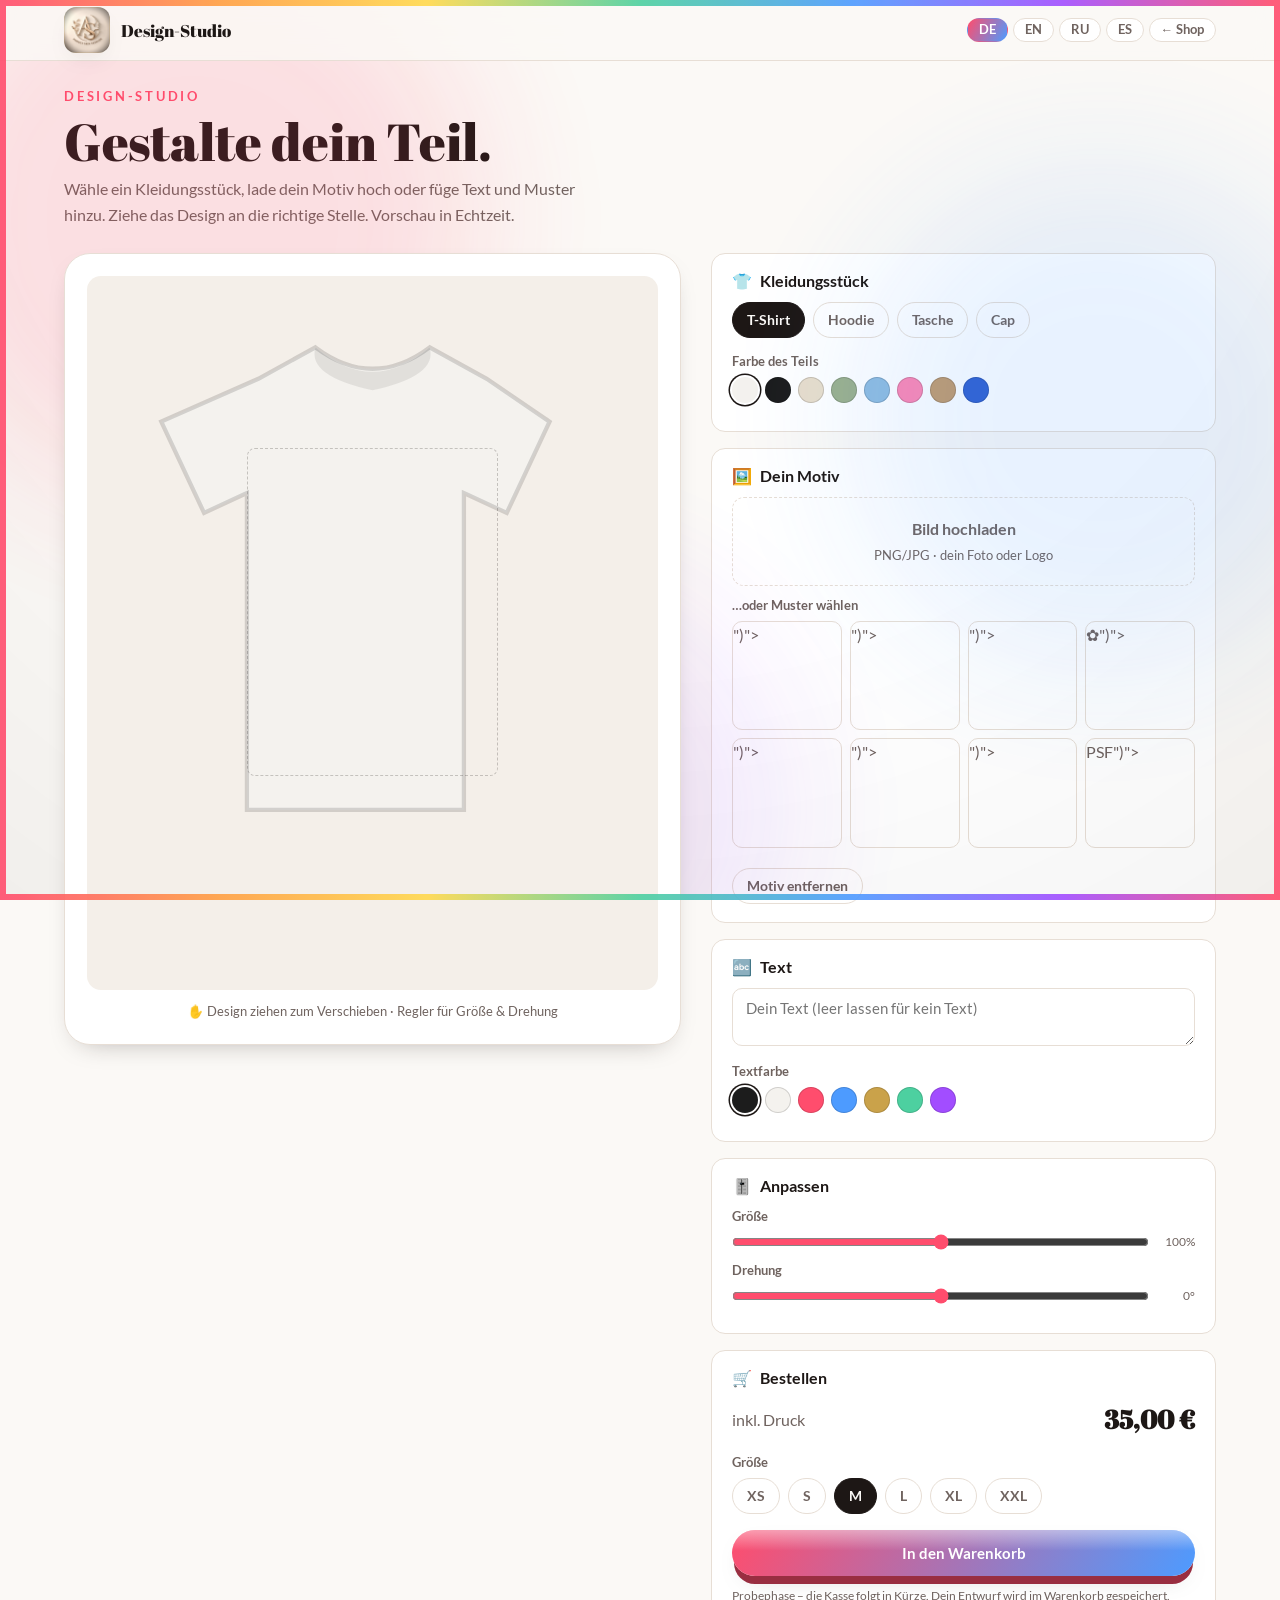
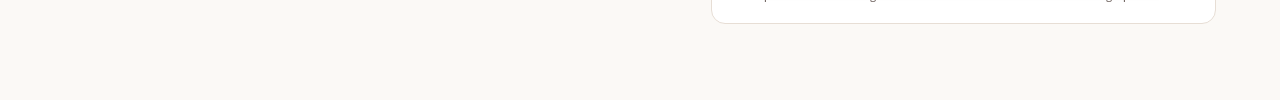
<file: design-studio.html>
<!DOCTYPE html>
<html lang="de" data-theme="creme">
<head>
  <meta charset="UTF-8">
  <meta name="viewport" content="width=device-width, initial-scale=1.0">
  <title>Design-Studio — Perfect Skin Fashion</title>
  <meta name="description" content="Gestalte dein eigenes Kleidungsstück: Motiv hochladen, Text und Muster hinzufügen, Farbe wählen – Live-Vorschau, hochwertig bedruckt.">
  <meta name="theme-color" content="#ff4d6d">
  <link rel="icon" type="image/png" sizes="48x48" href="assets/icon-48.png">
  <link rel="icon" type="image/png" sizes="32x32" href="assets/icon-32.png">
  <link rel="apple-touch-icon" href="assets/icon-180.png">
  <link rel="stylesheet" href="styles.css">
  <style>
    .studio-wrap{display:grid;grid-template-columns:1.1fr .9fr;gap:30px;align-items:start}
    .stage{position:sticky;top:80px;background:var(--card);border:1px solid var(--line);
      border-radius:var(--radius-lg);padding:22px;box-shadow:var(--shadow-sm)}
    .canvas{position:relative;aspect-ratio:4/5;border-radius:var(--radius);overflow:hidden;
      background:var(--section);display:grid;place-items:center;touch-action:none}
    .garment{position:absolute;inset:0;width:100%;height:100%}
    .printarea{position:absolute;left:28%;top:24%;width:44%;height:46%;
      border:1.5px dashed color-mix(in srgb,var(--ink) 22%,transparent);border-radius:8px;overflow:hidden}
    .design{position:absolute;left:50%;top:50%;transform:translate(-50%,-50%);cursor:grab;
      max-width:96%;user-select:none;will-change:transform;text-align:center}
    .design.dragging{cursor:grabbing}
    .design img{max-width:180px;pointer-events:none;display:block}
    .design .txt{font-weight:800;line-height:1.05;white-space:pre-wrap;pointer-events:none;
      font-family:var(--font-head)}
    .panel{background:var(--card);border:1px solid var(--line);border-radius:var(--radius);
      padding:18px 20px;margin-bottom:16px}
    .panel h3{font-size:16px;font-family:var(--font-body);font-weight:800;color:var(--ink);margin-bottom:12px;
      display:flex;align-items:center;gap:8px}
    .opts{display:flex;gap:8px;flex-wrap:wrap}
    .gopt{padding:9px 14px;border-radius:100px;border:1px solid var(--line);background:var(--card);
      font-weight:700;font-size:13.5px;color:var(--body);transition:.15s}
    .gopt.sel{background:var(--ink);color:var(--page);border-color:var(--ink)}
    .field{display:block;margin:10px 0}
    .field label{font-size:12.5px;color:var(--body);display:block;margin-bottom:5px;font-weight:700}
    .field input[type=text],.field select,.field textarea{width:100%;padding:11px 13px;border-radius:10px;
      border:1px solid var(--line);background:var(--card);color:var(--ink);font-size:14.5px;font-family:inherit}
    .field textarea{resize:vertical;min-height:52px}
    input[type=range]{width:100%;accent-color:var(--accent)}
    .rng{display:flex;align-items:center;gap:10px}
    .rng span{font-size:12px;color:var(--body);min-width:36px;text-align:right}
    .upload{border:1.5px dashed var(--line);border-radius:12px;padding:18px;text-align:center;cursor:pointer;
      transition:.2s;display:block}
    .upload:hover{border-color:var(--accent);background:color-mix(in srgb,var(--accent) 6%,transparent)}
    .presets{display:grid;grid-template-columns:repeat(4,1fr);gap:8px}
    .preset{aspect-ratio:1;border-radius:10px;border:1px solid var(--line);cursor:pointer;overflow:hidden;
      transition:.15s;background-size:cover}
    .preset:hover{transform:translateY(-2px);border-color:var(--accent)}
    .price-row{display:flex;justify-content:space-between;align-items:center;margin:6px 0 12px}
    .price-row b{font-family:var(--font-head);font-size:26px;color:var(--ink)}
    .swrow{display:flex;gap:7px;flex-wrap:wrap}
    .sw{width:26px;height:26px;border-radius:50%;box-shadow:inset 0 0 0 1px rgba(0,0,0,.15);cursor:pointer;transition:.15s}
    .sw:hover{transform:scale(1.12)}
    .sw.sel{box-shadow:0 0 0 2px var(--card),0 0 0 3.5px var(--ink)}
    @media(max-width:920px){.studio-wrap{grid-template-columns:1fr}.stage{position:static}}
  </style>
</head>
<body>
  <div class="rainbow-frame on" aria-hidden="true"></div>
  <div class="bg-aurora" aria-hidden="true"><span></span><span></span><span></span></div>

  <div class="topbar"><div class="topbar__inner">
    <a class="logo" href="index.html" style="text-decoration:none"><img class="logo__img" src="assets/icon-96.png" alt="Perfect Skin Fashion" width="46" height="46">
      <span class="logo__title" style="font-size:17px">Design-Studio</span></a>
    <div class="pillrow">
      <button class="pill lang-btn is-active" data-lang="de">DE</button>
      <button class="pill lang-btn" data-lang="en">EN</button>
      <button class="pill lang-btn" data-lang="ru">RU</button>
      <button class="pill lang-btn" data-lang="es">ES</button>
      <a class="pill" href="index.html" style="text-decoration:none">← Shop</a>
    </div>
  </div></div>

  <main class="wrap" style="padding-top:26px;padding-bottom:60px">
    <p class="eyebrow" data-i18n="eyebrow">Design-Studio</p>
    <h1 style="font-size:clamp(30px,5vw,52px);margin:6px 0 6px" data-i18n="title">Gestalte dein Teil.</h1>
    <p class="muted" style="max-width:60ch;margin-bottom:26px" data-i18n="sub">Wähle ein Kleidungsstück, lade dein Motiv hoch oder füge Text und Muster hinzu. Ziehe das Design mit dem Finger/der Maus an die richtige Stelle. Vorschau in Echtzeit.</p>

    <div class="studio-wrap">
      <!-- LIVE-VORSCHAU -->
      <div class="stage">
        <div class="canvas" id="canvas">
          <svg class="garment" id="garment" viewBox="0 0 400 500" preserveAspectRatio="xMidYMid meet"></svg>
          <div class="printarea" id="printarea">
            <div class="design" id="design"><div class="txt" id="dtext" style="display:none"></div><img id="dimg" style="display:none" alt=""></div>
          </div>
        </div>
        <p class="muted" style="font-size:12.5px;text-align:center;margin-top:12px" data-i18n="hint">✋ Design ziehen zum Verschieben · Regler für Größe & Drehung</p>
      </div>

      <!-- STEUERUNG -->
      <div>
        <div class="panel">
          <h3>👕 <span data-i18n="p_garment">Kleidungsstück</span></h3>
          <div class="opts" id="garment-opts"></div>
          <div class="field" style="margin-top:14px">
            <label data-i18n="p_color">Farbe des Teils</label>
            <div class="swrow" id="garment-colors"></div>
          </div>
        </div>

        <div class="panel">
          <h3>🖼️ <span data-i18n="p_motif">Dein Motiv</span></h3>
          <label class="upload" for="file"><b data-i18n="p_upload">Bild hochladen</b><br><span class="muted" style="font-size:12.5px" data-i18n="p_upload_x">PNG/JPG · dein Foto oder Logo</span></label>
          <input type="file" id="file" accept="image/*" hidden>
          <div class="field"><label data-i18n="p_or">…oder Muster wählen</label>
            <div class="presets" id="presets"></div>
          </div>
          <button class="gopt" id="clear-motif" style="margin-top:10px" data-i18n="p_clear">Motiv entfernen</button>
        </div>

        <div class="panel">
          <h3>🔤 <span data-i18n="p_text">Text</span></h3>
          <div class="field"><textarea id="text-in" data-i18n-ph="p_text_ph" placeholder="Dein Text (leer lassen für kein Text)"></textarea></div>
          <div class="field"><label data-i18n="p_textcolor">Textfarbe</label><div class="swrow" id="text-colors"></div></div>
        </div>

        <div class="panel">
          <h3>🎚️ <span data-i18n="p_adjust">Anpassen</span></h3>
          <div class="field"><label data-i18n="p_size">Größe</label><div class="rng"><input type="range" id="scale" min="40" max="160" value="100"><span id="scale-v">100%</span></div></div>
          <div class="field"><label data-i18n="p_rotate">Drehung</label><div class="rng"><input type="range" id="rotate" min="-45" max="45" value="0"><span id="rotate-v">0°</span></div></div>
        </div>

        <div class="panel">
          <h3>🛒 <span data-i18n="p_order">Bestellen</span></h3>
          <div class="price-row"><span class="muted" data-i18n="p_incl">inkl. Druck</span><b id="price">35,00 €</b></div>
          <div class="field"><label data-i18n="p_psize">Größe</label>
            <div class="opts" id="size-opts"></div>
          </div>
          <button class="btn3d" id="add" style="width:100%;justify-content:center;margin-top:6px" data-i18n="p_add">In den Warenkorb</button>
          <p class="muted" style="font-size:12px;margin-top:10px" data-i18n="p_note">Probephase – die Kasse folgt in Kürze. Dein Entwurf wird im Warenkorb gespeichert.</p>
        </div>
      </div>
    </div>
  </main>

  <div class="toasts"></div>

  <script>
  (function(){
    "use strict";
    const T = {
      de:{eyebrow:"Design-Studio",title:"Gestalte dein Teil.",sub:"Wähle ein Kleidungsstück, lade dein Motiv hoch oder füge Text und Muster hinzu. Ziehe das Design an die richtige Stelle. Vorschau in Echtzeit.",hint:"✋ Design ziehen zum Verschieben · Regler für Größe & Drehung",p_garment:"Kleidungsstück",p_color:"Farbe des Teils",p_motif:"Dein Motiv",p_upload:"Bild hochladen",p_upload_x:"PNG/JPG · dein Foto oder Logo",p_or:"…oder Muster wählen",p_clear:"Motiv entfernen",p_text:"Text",p_text_ph:"Dein Text (leer lassen für kein Text)",p_textcolor:"Textfarbe",p_adjust:"Anpassen",p_size:"Größe",p_rotate:"Drehung",p_order:"Bestellen",p_incl:"inkl. Druck",p_psize:"Größe",p_add:"In den Warenkorb",p_note:"Probephase – die Kasse folgt in Kürze. Dein Entwurf wird im Warenkorb gespeichert.",added:"Zum Warenkorb hinzugefügt",g_shirt:"T-Shirt",g_hoodie:"Hoodie",g_tote:"Tasche",g_cap:"Cap"},
      en:{eyebrow:"Design Studio",title:"Design your piece.",sub:"Pick a garment, upload your artwork or add text and patterns. Drag the design into place. Real-time preview.",hint:"✋ Drag the design to move · sliders for size & rotation",p_garment:"Garment",p_color:"Garment colour",p_motif:"Your artwork",p_upload:"Upload image",p_upload_x:"PNG/JPG · your photo or logo",p_or:"…or pick a pattern",p_clear:"Remove artwork",p_text:"Text",p_text_ph:"Your text (leave empty for none)",p_textcolor:"Text colour",p_adjust:"Adjust",p_size:"Size",p_rotate:"Rotation",p_order:"Order",p_incl:"print incl.",p_psize:"Size",p_add:"Add to cart",p_note:"Trial phase – checkout coming soon. Your design is saved in the cart.",added:"Added to cart",g_shirt:"T-Shirt",g_hoodie:"Hoodie",g_tote:"Bag",g_cap:"Cap"},
      ru:{eyebrow:"Дизайн-студия",title:"Создай свою вещь.",sub:"Выбери вещь, загрузи макет или добавь текст и узоры. Перетащи дизайн на место. Предпросмотр в реальном времени.",hint:"✋ Перетащи дизайн · ползунки для размера и поворота",p_garment:"Вещь",p_color:"Цвет вещи",p_motif:"Твой макет",p_upload:"Загрузить изображение",p_upload_x:"PNG/JPG · фото или логотип",p_or:"…или выбери узор",p_clear:"Убрать макет",p_text:"Текст",p_text_ph:"Твой текст (пусто — без текста)",p_textcolor:"Цвет текста",p_adjust:"Настроить",p_size:"Размер",p_rotate:"Поворот",p_order:"Заказать",p_incl:"с печатью",p_psize:"Размер",p_add:"В корзину",p_note:"Тестовая фаза – оформление скоро. Дизайн сохранён в корзине.",added:"Добавлено в корзину",g_shirt:"Футболка",g_hoodie:"Худи",g_tote:"Сумка",g_cap:"Кепка"},
      es:{eyebrow:"Estudio de diseño",title:"Diseña tu prenda.",sub:"Elige una prenda, sube tu arte o añade texto y patrones. Arrastra el diseño a su sitio. Vista previa en tiempo real.",hint:"✋ Arrastra el diseño · controles para tamaño y giro",p_garment:"Prenda",p_color:"Color de la prenda",p_motif:"Tu arte",p_upload:"Subir imagen",p_upload_x:"PNG/JPG · tu foto o logo",p_or:"…o elige un patrón",p_clear:"Quitar arte",p_text:"Texto",p_text_ph:"Tu texto (vacío = sin texto)",p_textcolor:"Color del texto",p_adjust:"Ajustar",p_size:"Tamaño",p_rotate:"Giro",p_order:"Pedir",p_incl:"impresión incl.",p_psize:"Talla",p_add:"Añadir al carrito",p_note:"Fase de prueba – pago disponible pronto. Tu diseño se guarda en el carrito.",added:"Añadido al carrito",g_shirt:"Camiseta",g_hoodie:"Sudadera",g_tote:"Bolsa",g_cap:"Gorra"}
    };
    let lang = localStorage.getItem("psf_lang") || "de"; if(!T[lang]) lang="de";
    const theme = localStorage.getItem("psf_theme") || "creme";
    if(theme!=="creme") document.documentElement.setAttribute("data-theme",theme);
    const $=(s)=>document.querySelector(s), $$=(s)=>Array.from(document.querySelectorAll(s));
    const tr=(k)=>T[lang][k]||T.de[k]||k;

    // Garments (SVG silhouette generator)
    const GARMENTS = {
      shirt:{price:35,sizes:["XS","S","M","L","XL","XXL"]},
      hoodie:{price:59,sizes:["S","M","L","XL","XXL"]},
      tote:{price:19,sizes:["Uni"]},
      cap:{price:24,sizes:["Uni"]}
    };
    const GCOLORS=["#f4f2ee","#1c1c1c","#e8ddcb","#9bb08c","#8fbce0","#ff86b3","#c39a6b","#2f5fd0"];
    const TCOLORS=["#1c1c1c","#f4f2ee","#ff4d6d","#4d9bff","#caa24a","#4dd0a0","#a24dff"];

    let state={garment:"shirt",gcolor:"#f4f2ee",tcolor:"#1c1c1c",size:GARMENTS.shirt.sizes[2],
      scale:100,rotate:0,posX:0,posY:0,motif:null,text:""};

    // deep link ?p=des14 -> hoodie
    const dp=new URLSearchParams(location.search).get("p");
    if(dp==="des14") state.garment="hoodie";

    function garmentSVG(type,color){
      const dark=luminance(color)<.5, stroke=dark?"rgba(255,255,255,.18)":"rgba(0,0,0,.14)";
      const shade="rgba(0,0,0,.08)";
      if(type==="hoodie") return `<path d="M120 70 q80 -46 160 0 l52 34 -30 66 -30 -14 v230 h-144 v-230 l-30 14 -30 -66z" fill="${color}" stroke="${stroke}" stroke-width="3"/><path d="M150 62 q50 40 100 0 v22 q-50 34 -100 0z" fill="${shade}"/><rect x="150" y="150" width="4" height="120" fill="${shade}"/><rect x="246" y="150" width="4" height="120" fill="${shade}"/>`;
      if(type==="tote") return `<rect x="128" y="150" width="144" height="200" rx="8" fill="${color}" stroke="${stroke}" stroke-width="3"/><path d="M160 150 q40 -80 80 0" fill="none" stroke="${stroke}" stroke-width="8"/>`;
      if(type==="cap") return `<path d="M110 250 q90 -150 210 -20 q10 30 -10 40 h-190 q-20 -8 -10 -20z" fill="${color}" stroke="${stroke}" stroke-width="3"/><path d="M120 270 q160 40 210 -14 l30 30 q-140 40 -250 6z" fill="${shade}"/>`;
      // shirt (default)
      return `<path d="M120 72 l40 -22 q40 30 80 0 l40 22 44 30 -30 64 -30 -14 v222 h-152 v-222 l-30 14 -30 -64z" fill="${color}" stroke="${stroke}" stroke-width="3"/><path d="M160 50 q40 34 80 0 q6 20 -40 30 q-46 -10 -40 -30z" fill="${shade}"/>`;
    }
    function luminance(hex){const c=hex.replace("#","");const r=parseInt(c.substr(0,2),16)/255,g=parseInt(c.substr(2,2),16)/255,b=parseInt(c.substr(4,2),16)/255;return .299*r+.587*g+.114*b;}

    // preset patterns (SVG data-URIs)
    const PRESETS=[
      `<rect width='80' height='80' fill='#fff'/><g fill='none' stroke='#ff4d6d' stroke-width='6'><circle cx='40' cy='40' r='22'/><circle cx='40' cy='40' r='34'/></g>`,
      `<rect width='80' height='80' fill='#111'/><g fill='#ffd84d'><path d='M40 8 L48 30 L72 30 L52 44 L60 68 L40 54 L20 68 L28 44 L8 30 L32 30 Z'/></g>`,
      `<rect width='80' height='80' fill='#4d9bff'/><g stroke='#fff' stroke-width='5'><path d='M0 20 H80 M0 40 H80 M0 60 H80'/></g>`,
      `<rect width='80' height='80' fill='#fff'/><text x='40' y='52' font-size='40' text-anchor='middle' font-family='serif' fill='#a24dff'>&#10047;</text>`,
      `<rect width='80' height='80' fill='#4dd0a0'/><g fill='#0d0b1a'><circle cx='20' cy='20' r='7'/><circle cx='60' cy='20' r='7'/><circle cx='40' cy='40' r='7'/><circle cx='20' cy='60' r='7'/><circle cx='60' cy='60' r='7'/></g>`,
      `<rect width='80' height='80' fill='#1c1c1c'/><path d='M10 60 Q40 10 70 60' fill='none' stroke='#ff86b3' stroke-width='6'/><path d='M10 70 Q40 20 70 70' fill='none' stroke='#ffd84d' stroke-width='6'/>`,
      `<defs><linearGradient id='g' x1='0' y1='0' x2='1' y2='1'><stop offset='0' stop-color='#ff4d6d'/><stop offset='.5' stop-color='#ffd84d'/><stop offset='1' stop-color='#4d9bff'/></linearGradient></defs><rect width='80' height='80' fill='url(%23g)'/>`,
      `<rect width='80' height='80' fill='#fff'/><g fill='#111' font-family='sans-serif' font-weight='800'><text x='40' y='50' font-size='30' text-anchor='middle'>PSF</text></g>`
    ];
    const svgURI=(inner)=>`url("data:image/svg+xml,<svg xmlns='http://www.w3.org/2000/svg' viewBox='0 0 80 80'>${inner}</svg>")`;

    /* ---- i18n ---- */
    function applyI18n(){
      $$("[data-i18n]").forEach(el=>{const v=tr(el.dataset.i18n);if(v)el.textContent=v;});
      $$("[data-i18n-ph]").forEach(el=>el.placeholder=tr(el.dataset.i18nPh));
      $$(".lang-btn").forEach(b=>b.classList.toggle("is-active",b.dataset.lang===lang));
      renderGarmentOpts(); renderSizeOpts();
    }

    /* ---- render ---- */
    function renderGarment(){ $("#garment").innerHTML=garmentSVG(state.garment,state.gcolor); }
    function renderGarmentOpts(){
      $("#garment-opts").innerHTML=Object.keys(GARMENTS).map(g=>
        `<button class="gopt${g===state.garment?" sel":""}" data-g="${g}">${tr("g_"+g)}</button>`).join("");
    }
    function renderSizeOpts(){
      $("#size-opts").innerHTML=GARMENTS[state.garment].sizes.map(s=>
        `<button class="gopt${s===state.size?" sel":""}" data-s="${s}">${s}</button>`).join("");
    }
    function renderSwatches(){
      $("#garment-colors").innerHTML=GCOLORS.map(c=>`<span class="sw${c===state.gcolor?" sel":""}" data-gc="${c}" style="background:${c}"></span>`).join("");
      $("#text-colors").innerHTML=TCOLORS.map(c=>`<span class="sw${c===state.tcolor?" sel":""}" data-tc="${c}" style="background:${c}"></span>`).join("");
    }
    function renderDesign(){
      const d=$("#design"), img=$("#dimg"), txt=$("#dtext");
      // motif
      if(state.motif){ if(state.motif.type==="img"){img.src=state.motif.src;img.style.display="block";img.style.background="";}
        else {img.removeAttribute("src");img.style.display="block";img.style.width="150px";img.style.height="150px";img.style.background=state.motif.css;img.style.borderRadius="10px";} }
      else { img.style.display="none"; img.removeAttribute("src"); img.style.background=""; }
      // text
      if(state.text.trim()){ txt.style.display="block"; txt.textContent=state.text; txt.style.color=state.tcolor;
        txt.style.fontSize=(state.motif?"22px":"34px"); }
      else txt.style.display="none";
      d.style.transform=`translate(calc(-50% + ${state.posX}px), calc(-50% + ${state.posY}px)) rotate(${state.rotate}deg) scale(${state.scale/100})`;
    }
    function renderPrice(){
      const p=GARMENTS[state.garment].price;
      $("#price").textContent=new Intl.NumberFormat(lang==="en"?"en-DE":lang,{style:"currency",currency:"EUR"}).format(p);
    }

    function toast(m){const b=$(".toasts");const e=document.createElement("div");e.className="toast";e.innerHTML='<span class="ok">✓</span>'+m;b.appendChild(e);setTimeout(()=>{e.style.opacity="0";setTimeout(()=>e.remove(),300);},2000);}

    /* ---- drag ---- */
    (function drag(){
      const d=$("#design"); let on=false,sx,sy,ox,oy;
      const start=(x,y)=>{on=true;sx=x;sy=y;ox=state.posX;oy=state.posY;d.classList.add("dragging");};
      const move=(x,y)=>{if(!on)return;state.posX=ox+(x-sx);state.posY=oy+(y-sy);renderDesign();};
      const end=()=>{on=false;d.classList.remove("dragging");};
      d.addEventListener("pointerdown",e=>{start(e.clientX,e.clientY);d.setPointerCapture(e.pointerId);});
      d.addEventListener("pointermove",e=>move(e.clientX,e.clientY));
      d.addEventListener("pointerup",end); d.addEventListener("pointercancel",end);
    })();

    /* ---- events ---- */
    document.addEventListener("click",e=>{
      const g=e.target.closest("[data-g]"); if(g){state.garment=g.dataset.g;state.size=GARMENTS[g.dataset.g].sizes[Math.min(2,GARMENTS[g.dataset.g].sizes.length-1)];renderGarment();renderGarmentOpts();renderSizeOpts();renderPrice();return;}
      const s=e.target.closest("[data-s]"); if(s){state.size=s.dataset.s;renderSizeOpts();return;}
      const gc=e.target.closest("[data-gc]"); if(gc){state.gcolor=gc.dataset.gc;renderGarment();renderSwatches();return;}
      const tc=e.target.closest("[data-tc]"); if(tc){state.tcolor=tc.dataset.tc;renderSwatches();renderDesign();return;}
      const pr=e.target.closest("[data-preset]"); if(pr){state.motif={type:"pattern",css:PRESETS_CSS[+pr.dataset.preset]};renderDesign();return;}
      const lb=e.target.closest(".lang-btn"); if(lb){lang=lb.dataset.lang;localStorage.setItem("psf_lang",lang);applyI18n();renderSwatches();renderPrice();renderDesign();return;}
      if(e.target.closest("#clear-motif")){state.motif=null;renderDesign();return;}
    });
    let PRESETS_CSS=[];
    $("#file").addEventListener("change",e=>{const f=e.target.files[0];if(!f)return;const r=new FileReader();r.onload=()=>{state.motif={type:"img",src:r.result};renderDesign();};r.readAsDataURL(f);});
    $("#text-in").addEventListener("input",e=>{state.text=e.target.value;renderDesign();});
    $("#scale").addEventListener("input",e=>{state.scale=+e.target.value;$("#scale-v").textContent=state.scale+"%";renderDesign();});
    $("#rotate").addEventListener("input",e=>{state.rotate=+e.target.value;$("#rotate-v").textContent=state.rotate+"°";renderDesign();});
    $("#add").addEventListener("click",()=>{
      const cart=JSON.parse(localStorage.getItem("psf_cart")||"[]");
      const p=GARMENTS[state.garment].price;
      const key="custom|"+state.garment+"|"+state.gcolor+"|"+state.size+"|"+Date.now();
      cart.push({key,id:state.garment==="hoodie"?"des14":"des13",custom:true,garment:state.garment,
        color:state.gcolor,size:state.size,qty:1,price:p,
        text:state.text,hasMotif:!!state.motif});
      localStorage.setItem("psf_cart",JSON.stringify(cart));
      toast(tr("added"));
    });

    /* ---- presets render ---- */
    function renderPresets(){
      $("#presets").innerHTML=PRESETS.map((inner,i)=>{const css=svgURI(inner);PRESETS_CSS[i]=css;
        return `<div class="preset" data-preset="${i}" style="background-image:${css}"></div>`;}).join("");
    }

    /* ---- init ---- */
    renderGarment();renderSwatches();renderPresets();renderPrice();applyI18n();renderDesign();
  })();
  </script>
</body>
</html>
</file>
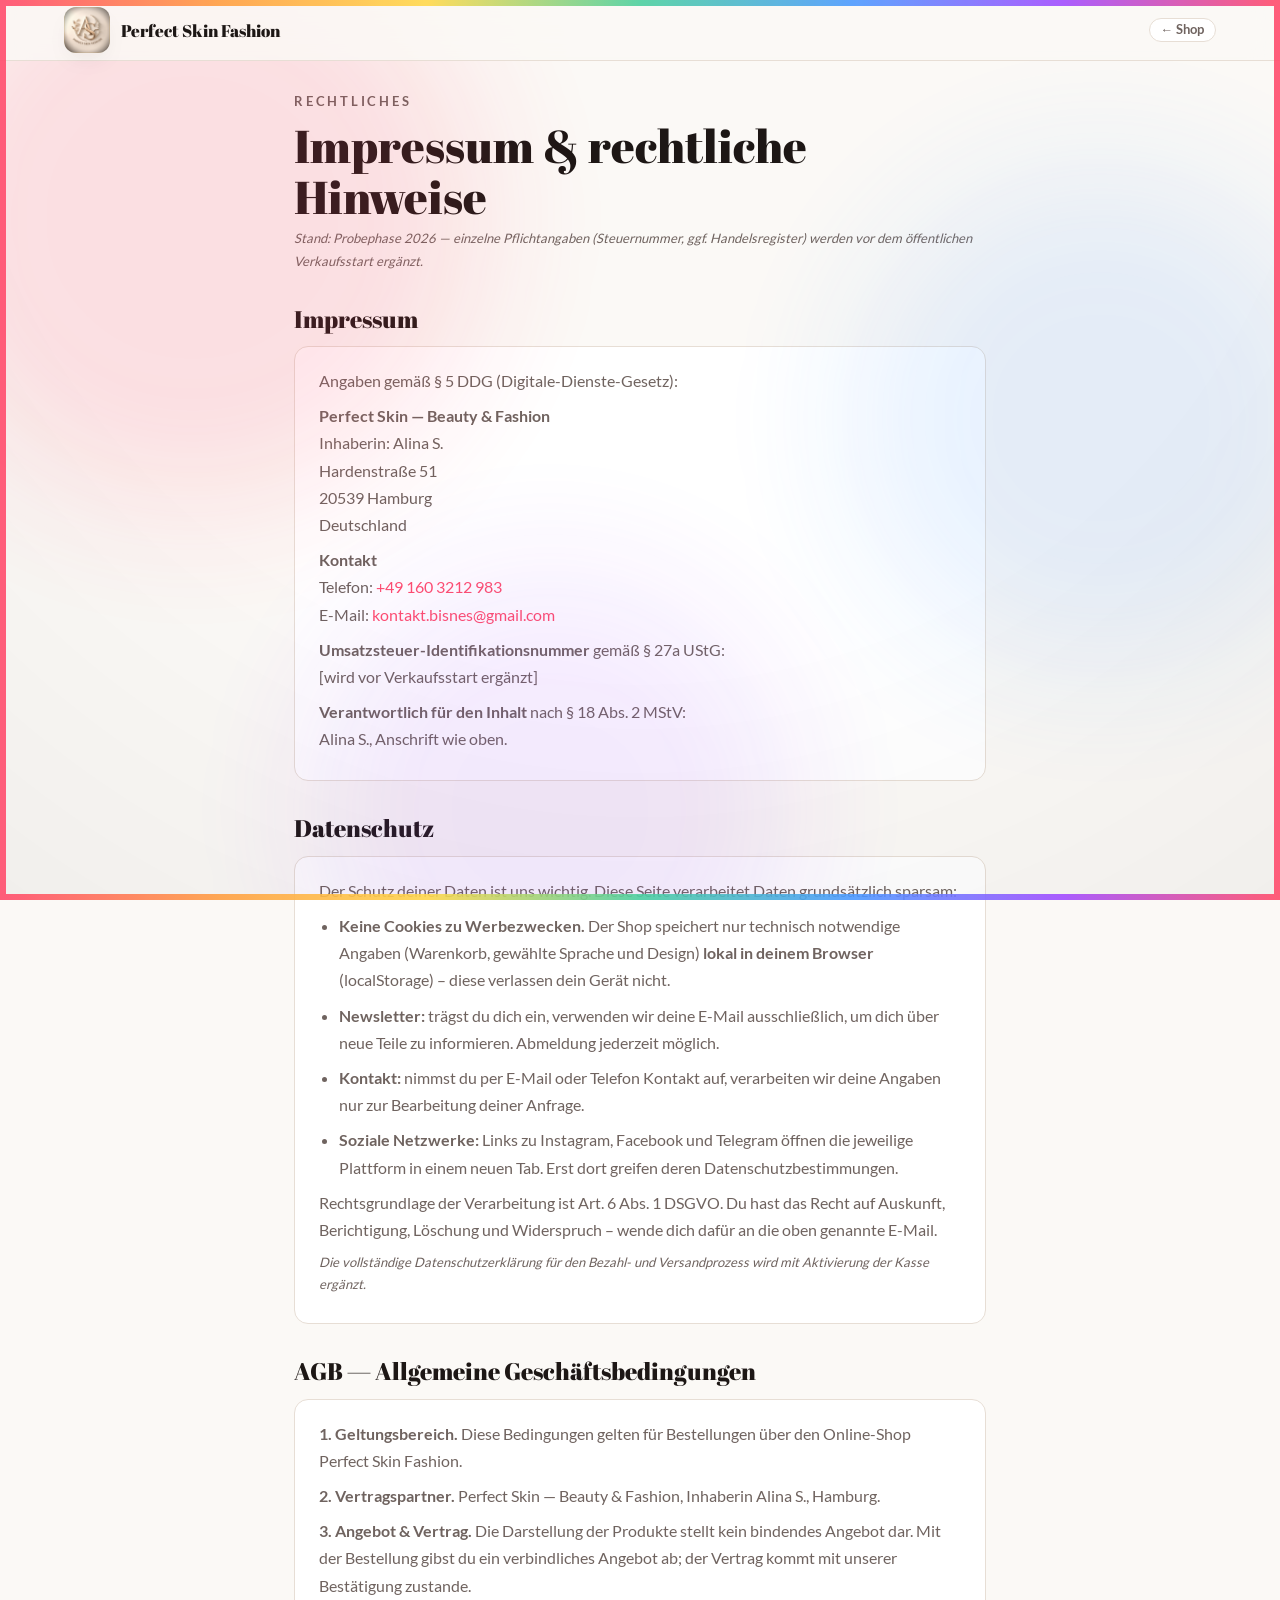
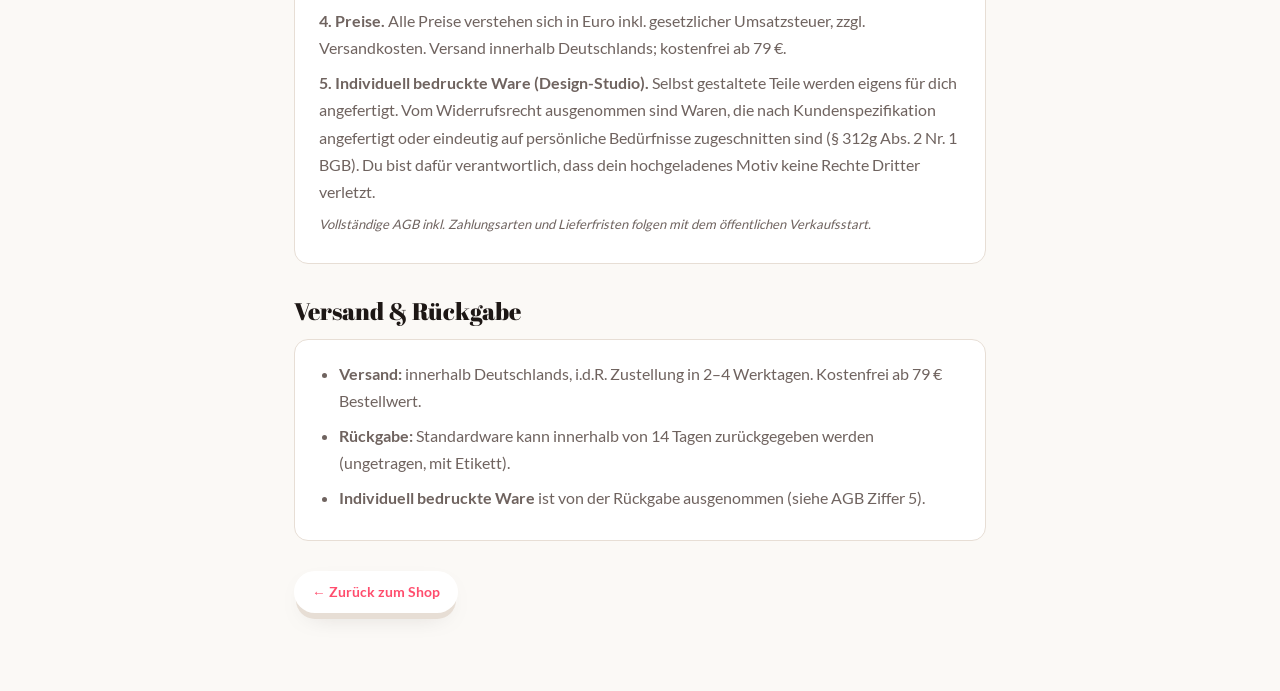
<file: impressum.html>
<!DOCTYPE html>
<html lang="de" data-theme="creme">
<head>
  <meta charset="UTF-8">
  <meta name="viewport" content="width=device-width, initial-scale=1.0">
  <title>Impressum & Rechtliches — Perfect Skin Fashion</title>
  <meta name="theme-color" content="#ff4d6d">
  <link rel="icon" type="image/png" sizes="48x48" href="assets/icon-48.png">
  <link rel="icon" type="image/png" sizes="32x32" href="assets/icon-32.png">
  <link rel="apple-touch-icon" href="assets/icon-180.png">
  <link rel="stylesheet" href="styles.css">
  <style>
    .legal{max-width:820px;margin:0 auto;padding:30px var(--pad-x) 70px}
    .legal h1{font-size:clamp(30px,5vw,46px);margin-bottom:6px}
    .legal h2{font-size:24px;margin:34px 0 10px;color:var(--ink)}
    .legal p,.legal li{color:var(--body);margin-bottom:8px;line-height:1.7}
    .legal a{color:var(--accent);text-decoration:none}
    .legal .card{background:var(--card);border:1px solid var(--line);border-radius:var(--radius);padding:20px 24px;margin-top:14px}
    .legal ul{padding-left:20px}
    .note{font-size:13px;color:var(--body);font-style:italic}
  </style>
</head>
<body>
  <div class="rainbow-frame on" aria-hidden="true"></div>
  <div class="bg-aurora" aria-hidden="true"><span></span><span></span><span></span></div>

  <div class="topbar"><div class="topbar__inner">
    <a class="logo" href="index.html" style="text-decoration:none"><img class="logo__img" src="assets/icon-96.png" alt="Perfect Skin Fashion" width="46" height="46">
      <span class="logo__title" style="font-size:17px">Perfect Skin Fashion</span></a>
    <a class="pill" href="index.html" style="text-decoration:none">← Shop</a>
  </div></div>

  <main class="legal">
    <p class="eyebrow">Rechtliches</p>
    <h1>Impressum & rechtliche Hinweise</h1>
    <p class="note">Stand: Probephase 2026 — einzelne Pflichtangaben (Steuernummer, ggf. Handelsregister) werden vor dem öffentlichen Verkaufsstart ergänzt.</p>

    <h2 id="impressum">Impressum</h2>
    <div class="card">
      <p>Angaben gemäß § 5 DDG (Digitale-Dienste-Gesetz):</p>
      <p><b>Perfect Skin — Beauty &amp; Fashion</b><br>
        Inhaberin: Alina S.<br>
        Hardenstraße 51<br>
        20539 Hamburg<br>
        Deutschland</p>
      <p><b>Kontakt</b><br>
        Telefon: <a href="tel:+491603212983">+49 160 3212 983</a><br>
        E-Mail: <a href="mailto:kontakt.bisnes@gmail.com">kontakt.bisnes@gmail.com</a></p>
      <p><b>Umsatzsteuer-Identifikationsnummer</b> gemäß § 27a UStG:<br>
        [wird vor Verkaufsstart ergänzt]</p>
      <p><b>Verantwortlich für den Inhalt</b> nach § 18 Abs. 2 MStV:<br>Alina S., Anschrift wie oben.</p>
    </div>

    <h2 id="datenschutz">Datenschutz</h2>
    <div class="card">
      <p>Der Schutz deiner Daten ist uns wichtig. Diese Seite verarbeitet Daten grundsätzlich sparsam:</p>
      <ul>
        <li><b>Keine Cookies zu Werbezwecken.</b> Der Shop speichert nur technisch notwendige Angaben (Warenkorb, gewählte Sprache und Design) <b>lokal in deinem Browser</b> (localStorage) – diese verlassen dein Gerät nicht.</li>
        <li><b>Newsletter:</b> trägst du dich ein, verwenden wir deine E-Mail ausschließlich, um dich über neue Teile zu informieren. Abmeldung jederzeit möglich.</li>
        <li><b>Kontakt:</b> nimmst du per E-Mail oder Telefon Kontakt auf, verarbeiten wir deine Angaben nur zur Bearbeitung deiner Anfrage.</li>
        <li><b>Soziale Netzwerke:</b> Links zu Instagram, Facebook und Telegram öffnen die jeweilige Plattform in einem neuen Tab. Erst dort greifen deren Datenschutzbestimmungen.</li>
      </ul>
      <p>Rechtsgrundlage der Verarbeitung ist Art. 6 Abs. 1 DSGVO. Du hast das Recht auf Auskunft, Berichtigung, Löschung und Widerspruch – wende dich dafür an die oben genannte E-Mail.</p>
      <p class="note">Die vollständige Datenschutzerklärung für den Bezahl- und Versandprozess wird mit Aktivierung der Kasse ergänzt.</p>
    </div>

    <h2 id="agb">AGB — Allgemeine Geschäftsbedingungen</h2>
    <div class="card">
      <p><b>1. Geltungsbereich.</b> Diese Bedingungen gelten für Bestellungen über den Online-Shop Perfect Skin Fashion.</p>
      <p><b>2. Vertragspartner.</b> Perfect Skin — Beauty &amp; Fashion, Inhaberin Alina S., Hamburg.</p>
      <p><b>3. Angebot &amp; Vertrag.</b> Die Darstellung der Produkte stellt kein bindendes Angebot dar. Mit der Bestellung gibst du ein verbindliches Angebot ab; der Vertrag kommt mit unserer Bestätigung zustande.</p>
      <p><b>4. Preise.</b> Alle Preise verstehen sich in Euro inkl. gesetzlicher Umsatzsteuer, zzgl. Versandkosten. Versand innerhalb Deutschlands; kostenfrei ab 79 €.</p>
      <p><b>5. Individuell bedruckte Ware (Design-Studio).</b> Selbst gestaltete Teile werden eigens für dich angefertigt. Vom Widerrufsrecht ausgenommen sind Waren, die nach Kundenspezifikation angefertigt oder eindeutig auf persönliche Bedürfnisse zugeschnitten sind (§ 312g Abs. 2 Nr. 1 BGB). Du bist dafür verantwortlich, dass dein hochgeladenes Motiv keine Rechte Dritter verletzt.</p>
      <p class="note">Vollständige AGB inkl. Zahlungsarten und Lieferfristen folgen mit dem öffentlichen Verkaufsstart.</p>
    </div>

    <h2 id="versand">Versand &amp; Rückgabe</h2>
    <div class="card">
      <ul>
        <li><b>Versand:</b> innerhalb Deutschlands, i.d.R. Zustellung in 2–4 Werktagen. Kostenfrei ab 79 € Bestellwert.</li>
        <li><b>Rückgabe:</b> Standardware kann innerhalb von 14 Tagen zurückgegeben werden (ungetragen, mit Etikett).</li>
        <li><b>Individuell bedruckte Ware</b> ist von der Rückgabe ausgenommen (siehe AGB Ziffer 5).</li>
      </ul>
    </div>

    <p style="margin-top:30px"><a href="index.html" class="btn3d btn3d--ghost btn-sm" style="text-decoration:none">← Zurück zum Shop</a></p>
  </main>
</body>
</html>
</file>
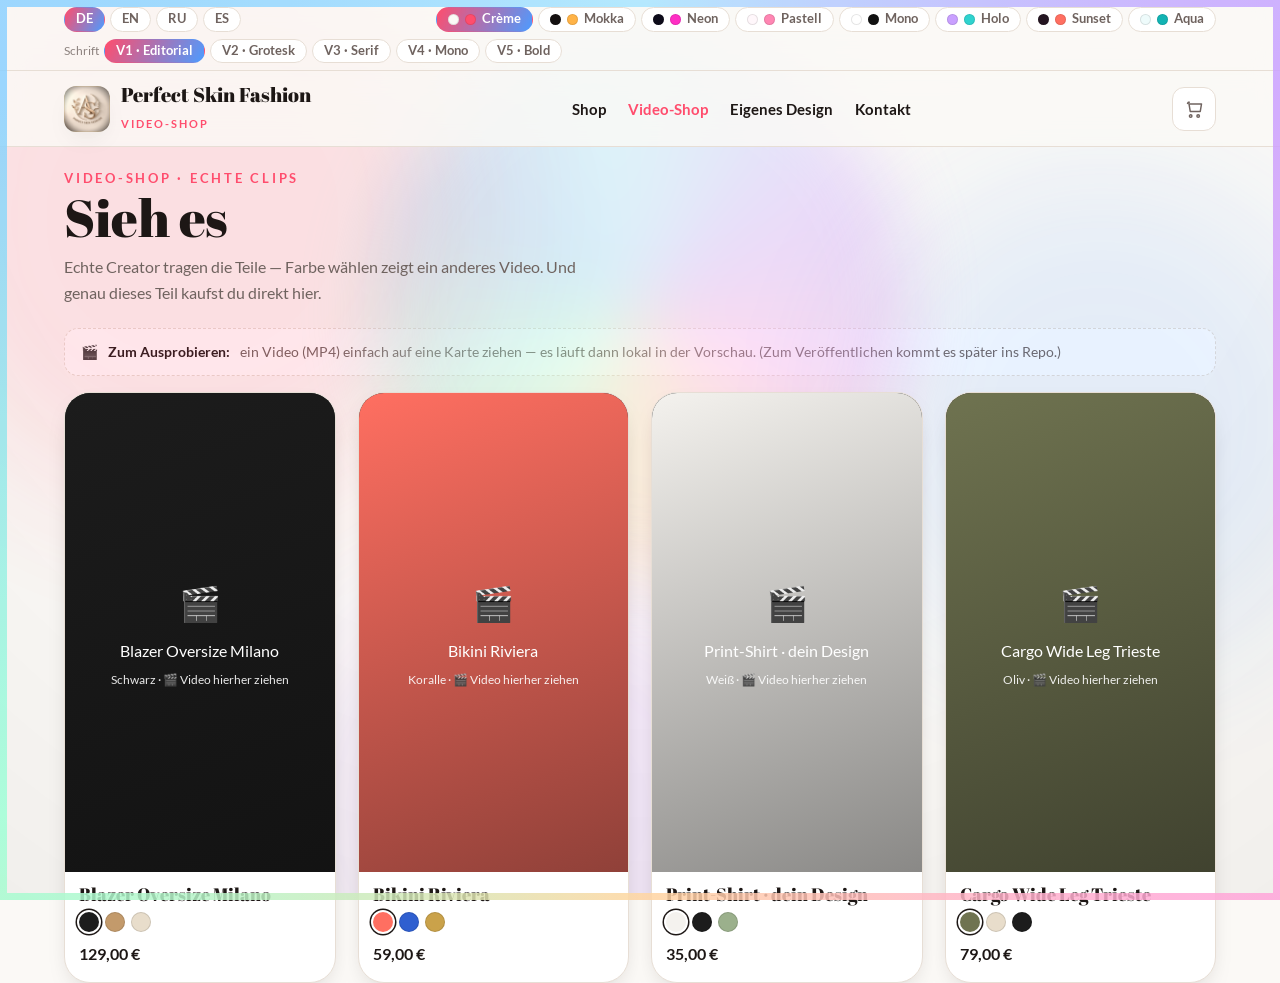
<file: video-shop.html>
<!DOCTYPE html>
<html lang="de" data-theme="creme">
<head>
  <meta charset="UTF-8">
  <meta name="viewport" content="width=device-width, initial-scale=1.0">
  <title>Video-Shop — Perfect Skin Fashion</title>
  <meta name="description" content="Perfect Skin Fashion Video-Shop — echte Creator-Videos statt Produktbilder. Farbe wählen = anderes Video. Genau dieses Teil direkt kaufen.">
  <meta name="theme-color" content="#ff4d6d">
  <link rel="icon" type="image/png" sizes="48x48" href="assets/icon-48.png">
  <link rel="icon" type="image/png" sizes="32x32" href="assets/icon-32.png">
  <link rel="apple-touch-icon" href="assets/icon-180.png">
  <link rel="manifest" href="manifest.webmanifest">
  <link rel="stylesheet" href="styles.css">
  <style>
    /* ===== Video-Shop-spezifisch ===== */
    .vhero{padding:22px 0 6px}
    .vhero h1{font-size:clamp(30px,5vw,52px)}
    .vhero .vhero__em{background:var(--rainbow);background-size:200% auto;-webkit-background-clip:text;background-clip:text;color:transparent;animation:shine 5s linear infinite}
    .drophint{display:flex;align-items:center;gap:10px;flex-wrap:wrap;background:var(--card);border:1px dashed var(--line);
      border-radius:var(--radius);padding:12px 16px;margin:16px 0;font-size:14px}
    .drophint b{color:var(--ink)}
    .vgrid{display:grid;grid-template-columns:repeat(auto-fill,minmax(230px,1fr));gap:22px;margin-top:8px}
    .vcard{position:relative;border-radius:var(--radius-lg);overflow:hidden;background:var(--card);
      border:1px solid var(--line);box-shadow:var(--shadow-sm);transition:transform .3s,box-shadow .3s,border-color .2s;display:flex;flex-direction:column}
    .vcard:hover{transform:translateY(-6px);box-shadow:var(--shadow);border-color:transparent}
    .vcard.drop-hot{border-color:var(--accent);box-shadow:0 0 0 3px color-mix(in srgb,var(--accent) 35%,transparent)}
    .vcard__media{position:relative;aspect-ratio:9/16;background:#111;overflow:hidden;cursor:pointer}
    .vcard__media video{width:100%;height:100%;object-fit:cover;display:block;background:#111}
    .vcard__ph{position:absolute;inset:0;display:grid;place-items:center;text-align:center;color:#fff;padding:14px;
      background:linear-gradient(160deg,var(--c1,#ff4d6d),var(--c2,#a24dff))}
    .vcard__ph .big{font-size:34px;margin-bottom:8px}
    .vcard__ph small{display:block;opacity:.9;font-size:12px;margin-top:6px}
    .vcard__badge{position:absolute;top:10px;left:10px;z-index:2;background:var(--accent);color:var(--accent-ink);
      font-size:10.5px;font-weight:700;padding:4px 10px;border-radius:100px;letter-spacing:.05em;display:inline-flex;gap:5px;align-items:center}
    .vcard__badge::before{content:"";width:6px;height:6px;border-radius:50%;background:currentColor;animation:blink 1.4s infinite}
    .vcard__play{position:absolute;inset:0;display:grid;place-items:center;z-index:2;pointer-events:none;transition:opacity .2s}
    .vcard:hover .vcard__play{opacity:0}
    .vcard__play span{width:52px;height:52px;border-radius:50%;background:rgba(255,255,255,.9);display:grid;place-items:center}
    .vcard__play svg{width:20px;height:20px;fill:var(--accent);margin-left:3px}
    .vcard__body{padding:12px 14px 16px;display:flex;flex-direction:column;gap:7px}
    .vcard__name{font-family:var(--font-head);font-size:18px;color:var(--ink);line-height:1.15}
    .vcard__row{display:flex;justify-content:space-between;align-items:center;margin-top:2px}
    .vcard__price{font-weight:700;color:var(--ink);font-size:16px}
    .vsw{display:flex;gap:6px;flex-wrap:wrap}
    .vsw span{width:20px;height:20px;border-radius:50%;box-shadow:inset 0 0 0 1px rgba(0,0,0,.12);cursor:pointer;transition:transform .15s}
    .vsw span:hover{transform:scale(1.18)}
    .vsw span.sel{box-shadow:0 0 0 2px var(--card),0 0 0 3.5px var(--ink)}
    /* Video-Modal */
    .vmodal{position:fixed;inset:0;z-index:170;display:grid;place-items:center;padding:18px;opacity:0;visibility:hidden;transition:.3s;background:rgba(0,0,0,.55);backdrop-filter:blur(3px)}
    .vmodal.on{opacity:1;visibility:visible}
    .vmodal__card{background:var(--page);border-radius:var(--radius-lg);max-width:900px;width:100%;max-height:92vh;overflow:auto;display:grid;grid-template-columns:auto 1fr;gap:0;box-shadow:var(--shadow);transform:scale(.95);transition:transform .3s}
    .vmodal.on .vmodal__card{transform:scale(1)}
    .vmodal__media{background:#111;position:relative;width:min(46vw,360px)}
    .vmodal__media video{width:100%;height:100%;object-fit:cover;display:block;min-height:60vh;max-height:88vh}
    .vmodal__media .vcard__ph{position:absolute;inset:0}
    .vmodal__body{padding:24px;min-width:0}
    .vmodal__close{position:absolute;top:12px;right:12px;z-index:4;width:40px;height:40px;border-radius:50%;background:rgba(255,255,255,.92);color:#111;font-size:22px;border:0;cursor:pointer}
    .vmodal__name{font-family:var(--font-head);font-size:28px;color:var(--ink);margin:4px 0 8px}
    .vmodal__price{font-size:22px;font-weight:700;color:var(--ink);margin-bottom:14px}
    .vopt{margin:14px 0}
    .vopt b{display:block;color:var(--ink);font-size:13px;margin-bottom:8px}
    .vsizes{display:flex;gap:8px;flex-wrap:wrap}
    .vsize{min-width:42px;padding:9px 12px;border-radius:10px;border:1px solid var(--line);background:var(--card);font-weight:700;color:var(--ink);cursor:pointer}
    .vsize.sel{background:var(--ink);color:var(--page);border-color:var(--ink)}
    .vsw--lg span{width:26px;height:26px}
    .creatorline{display:flex;align-items:center;gap:8px;margin-top:14px;font-size:13px;color:var(--body)}
    .creatorline a{color:var(--accent);text-decoration:none;font-weight:700}
    @media(max-width:640px){
      .vmodal__card{grid-template-columns:1fr}
      .vmodal__media{width:100%} .vmodal__media video{min-height:40vh;max-height:52vh}
    }
  </style>
</head>
<body>
  <div class="holo-frame" aria-hidden="true"></div>
  <div class="holo-orb" aria-hidden="true"></div>
  <div class="bg-aurora" aria-hidden="true"><span></span><span></span><span></span></div>

  <!-- TOPBAR -->
  <div class="topbar"><div class="topbar__inner">
    <div class="pillrow" role="group" aria-label="Sprache">
      <button class="pill lang-btn is-active" data-lang="de">DE</button>
      <button class="pill lang-btn" data-lang="en">EN</button>
      <button class="pill lang-btn" data-lang="ru">RU</button>
      <button class="pill lang-btn" data-lang="es">ES</button>
    </div>
    <div class="pillrow" role="group" aria-label="Design">
      <button class="pill pill--swatch theme-btn is-active" data-theme-pick="creme"><i style="background:#fbf9f6"></i><i style="background:#ff4d6d"></i>Crème</button>
      <button class="pill pill--swatch theme-btn" data-theme-pick="mokka"><i style="background:#141010"></i><i style="background:#ffb347"></i>Mokka</button>
      <button class="pill pill--swatch theme-btn" data-theme-pick="neon"><i style="background:#0d0b1a"></i><i style="background:#ff2ec4"></i>Neon</button>
      <button class="pill pill--swatch theme-btn" data-theme-pick="pastel"><i style="background:#fff7fb"></i><i style="background:#ff86b3"></i>Pastell</button>
      <button class="pill pill--swatch theme-btn" data-theme-pick="mono"><i style="background:#fff"></i><i style="background:#111"></i>Mono</button>
      <button class="pill pill--swatch theme-btn" data-theme-pick="holo"><i style="background:#c9a0ff"></i><i style="background:#2fd3cf"></i>Holo</button>
      <button class="pill pill--swatch theme-btn" data-theme-pick="sunset"><i style="background:#241521"></i><i style="background:#ff6f61"></i>Sunset</button>
      <button class="pill pill--swatch theme-btn" data-theme-pick="aqua"><i style="background:#eefbfb"></i><i style="background:#12b3b3"></i>Aqua</button>
    </div>
  </div>
  <div class="topbar__inner" style="padding-top:0">
    <div class="pillrow" role="group" aria-label="Schrift">
      <span class="topbar__label" data-i="fontLabel">Schrift</span>
      <button class="pill font-btn is-active" data-font-pick="v1">V1 · Editorial</button>
      <button class="pill font-btn" data-font-pick="v2">V2 · Grotesk</button>
      <button class="pill font-btn" data-font-pick="v3">V3 · Serif</button>
      <button class="pill font-btn" data-font-pick="v4">V4 · Mono</button>
      <button class="pill font-btn" data-font-pick="v5">V5 · Bold</button>
    </div>
  </div></div>

  <!-- HEADER -->
  <header class="header" id="top">
    <div class="header__inner">
      <a class="logo" href="index.html" aria-label="Perfect Skin Fashion">
        <img class="logo__img" src="assets/icon-96.png" alt="Perfect Skin Fashion" width="46" height="46">
        <span><span class="logo__title">Perfect Skin Fashion</span><br><span class="logo__sub" data-i="tag">Video-Shop</span></span>
      </a>
      <nav class="nav">
        <a class="nav__link" href="index.html" data-i="nShop">Shop</a>
        <a class="nav__link" href="video-shop.html" style="color:var(--accent)" data-i="nVideo">Video-Shop</a>
        <a class="nav__link" href="design-studio.html" data-i="nDesign">Eigenes Design</a>
        <a class="nav__link" href="index.html#contact" data-i="nContact">Kontakt</a>
      </nav>
      <div class="nav__actions">
        <button class="cart-btn" aria-label="Warenkorb" onclick="location.href='index.html'">
          <svg viewBox="0 0 24 24"><path d="M7 4h-2l-1 2v0M6 6h15l-1.5 9h-12L6 6Zm2 13a1.5 1.5 0 1 0 0 3 1.5 1.5 0 0 0 0-3Zm9 0a1.5 1.5 0 1 0 0 3 1.5 1.5 0 0 0 0-3Z" fill="none" stroke="currentColor" stroke-width="1.8" stroke-linejoin="round"/></svg>
          <span class="cart-count">0</span>
        </button>
      </div>
    </div>
  </header>

  <main class="wrap">
    <section class="vhero">
      <p class="eyebrow" data-i="eyebrow">Video-Shop · echte Clips</p>
      <h1 data-i="title">Sieh es <span class="vhero__em" data-i="titleEm">in Bewegung.</span></h1>
      <p class="muted" style="max-width:60ch;margin-top:8px" data-i="sub">Echte Creator tragen die Teile — Farbe wählen zeigt ein anderes Video. Und genau dieses Teil kaufst du direkt hier.</p>
    </section>

    <div class="drophint">
      🎬 <b data-i="dropTitle">Zum Ausprobieren:</b> <span data-i="dropText">ein Video (MP4) einfach auf eine Karte ziehen — es läuft dann lokal in der Vorschau. (Zum Veröffentlichen kommt es später ins Repo.)</span>
    </div>

    <div class="vgrid" id="vgrid"></div>
  </main>

  <!-- VIDEO-MODAL -->
  <div class="vmodal" id="vmodal"><div class="vmodal__card"></div></div>
  <!-- VOLLBILD-LIGHTBOX -->
  <div class="lightbox" id="lightbox">
    <button class="lightbox__close" data-lbclose aria-label="close">&times;</button>
    <div class="lightbox__media" id="lb-media"></div>
    <div class="lightbox__bar" id="lb-bar"></div>
  </div>
  <div class="toasts"></div>

  <script>
  (function(){
    "use strict";
    /* ---- Sprache / Theme ---- */
    let lang=localStorage.getItem('psf_lang')||'de';
    const theme=localStorage.getItem('psf_theme')||'creme';
    if(theme!=='creme') document.documentElement.setAttribute('data-theme',theme);
    const font=localStorage.getItem('psf_font')||'v1';
    if(font!=='v1') document.documentElement.setAttribute('data-font',font);

    const T={
      de:{tag:"Video-Shop",fontLabel:"Schrift",nShop:"Shop",nVideo:"Video-Shop",nDesign:"Eigenes Design",nContact:"Kontakt",
        eyebrow:"Video-Shop · echte Clips",title:"Sieh es",titleEm:"in Bewegung.",
        sub:"Echte Creator tragen die Teile — Farbe wählen zeigt ein anderes Video. Und genau dieses Teil kaufst du direkt hier.",
        dropTitle:"Zum Ausprobieren:",dropText:"ein Video (MP4) einfach auf eine Karte ziehen — es läuft dann lokal in der Vorschau. (Zum Veröffentlichen kommt es später ins Repo.)",
        live:"LIVE",soon:"Video folgt",dropHere:"🎬 Video hierher ziehen",pickSize:"Größe",pickColor:"Farbe",
        add:"In den Warenkorb",added:"Zum Warenkorb hinzugefügt",chooseSize:"Bitte Größe wählen",
        creator:"Video von",noVideoYet:"Für diese Farbe ist noch kein Video da — zieh eins hierher.",dropped:"Video geladen (nur Vorschau)."},
      en:{tag:"Video shop",fontLabel:"Font",nShop:"Shop",nVideo:"Video shop",nDesign:"Custom Design",nContact:"Contact",
        eyebrow:"Video shop · real clips",title:"See it",titleEm:"in motion.",
        sub:"Real creators wear the pieces — pick a colour to see a different video. And you buy that exact piece right here.",
        dropTitle:"To try it:",dropText:"just drag a video (MP4) onto a card — it plays locally in the preview. (Publishing to the repo comes later.)",
        live:"LIVE",soon:"video soon",dropHere:"🎬 Drop a video here",pickSize:"Size",pickColor:"Colour",
        add:"Add to cart",added:"Added to cart",chooseSize:"Please choose a size",
        creator:"Video by",noVideoYet:"No video for this colour yet — drop one here.",dropped:"Video loaded (preview only)."},
      ru:{tag:"Видео-шоп",fontLabel:"Шрифт",nShop:"Магазин",nVideo:"Видео-шоп",nDesign:"Свой дизайн",nContact:"Контакты",
        eyebrow:"Видео-шоп · живые ролики",title:"Смотри",titleEm:"в движении.",
        sub:"Настоящие креаторы носят вещи — выбери цвет, чтобы увидеть другое видео. И купи именно эту вещь прямо здесь.",
        dropTitle:"Чтобы попробовать:",dropText:"просто перетащи видео (MP4) на карточку — оно проиграется локально в предпросмотре. (Публикация в репозиторий — позже.)",
        live:"LIVE",soon:"скоро видео",dropHere:"🎬 Перетащи видео сюда",pickSize:"Размер",pickColor:"Цвет",
        add:"В корзину",added:"Добавлено в корзину",chooseSize:"Выберите размер",
        creator:"Видео:",noVideoYet:"Для этого цвета видео пока нет — перетащи сюда.",dropped:"Видео загружено (предпросмотр)."},
      es:{tag:"Video-tienda",fontLabel:"Fuente",nShop:"Tienda",nVideo:"Video-tienda",nDesign:"Diseño propio",nContact:"Contacto",
        eyebrow:"Video-tienda · clips reales",title:"Míralo",titleEm:"en movimiento.",
        sub:"Creadores reales llevan las prendas — elige un color para ver otro vídeo. Y compras esa misma prenda aquí.",
        dropTitle:"Para probar:",dropText:"arrastra un vídeo (MP4) sobre una tarjeta — se reproduce localmente en la vista previa. (La publicación al repo viene después.)",
        live:"LIVE",soon:"vídeo pronto",dropHere:"🎬 Arrastra un vídeo aquí",pickSize:"Talla",pickColor:"Color",
        add:"Añadir al carrito",added:"Añadido al carrito",chooseSize:"Elige una talla",
        creator:"Vídeo de",noVideoYet:"Aún no hay vídeo para este color — arrastra uno aquí.",dropped:"Vídeo cargado (solo vista previa)."}
    };
    if(!T[lang]) lang='de';
    const tr=k=>(T[lang]&&T[lang][k])||T.de[k]||k;
    const $=s=>document.querySelector(s), $$=s=>Array.from(document.querySelectorAll(s));
    const money=n=>new Intl.NumberFormat(lang==='en'?'en-DE':lang,{style:'currency',currency:'EUR'}).format(n);
    const esc=s=>String(s).replace(/[&<>"]/g,c=>({'&':'&amp;','<':'&lt;','>':'&gt;','"':'&quot;'}[c]));

    /* ---- Farben ---- */
    const CH={schwarz:'#1c1c1c',weiss:'#f4f2ee',creme:'#e8ddcb',camel:'#c39a6b',koralle:'#ff6f61',kobalt:'#2f5fd0',oliv:'#6f7350',salbei:'#9bb08c',gold:'#caa24a',pink:'#ff5c9d'};
    const CN={schwarz:{de:'Schwarz',en:'Black',ru:'Чёрный',es:'Negro'},weiss:{de:'Weiß',en:'White',ru:'Белый',es:'Blanco'},creme:{de:'Creme',en:'Cream',ru:'Крем',es:'Crema'},camel:{de:'Camel',en:'Camel',ru:'Кэмел',es:'Camel'},koralle:{de:'Koralle',en:'Coral',ru:'Коралл',es:'Coral'},kobalt:{de:'Kobalt',en:'Cobalt',ru:'Кобальт',es:'Cobalto'},oliv:{de:'Oliv',en:'Olive',ru:'Оливковый',es:'Oliva'},salbei:{de:'Salbei',en:'Sage',ru:'Шалфей',es:'Salvia'},gold:{de:'Gold',en:'Gold',ru:'Золото',es:'Oro'},pink:{de:'Pink',en:'Pink',ru:'Розовый',es:'Rosa'}};
    const cn=c=>CN[c]?CN[c][lang]:c;

    /* ---- Produkte (Video pro Farbe; video:null = noch keins) ---- */
    const P=[
      {id:'blz01',price:129,sizes:['XS','S','M','L','XL'],creator:'@hh.styles',link:'https://www.instagram.com/',
        name:{de:'Blazer Oversize Milano',en:'Oversize Blazer Milano',ru:'Оверсайз-блейзер Milano',es:'Blazer Oversize Milano'},
        colors:[{k:'schwarz',video:null},{k:'camel',video:null},{k:'creme',video:null}]},
      {id:'bik05',price:59,sizes:['XS','S','M','L'],creator:'@riviera.girl',link:'https://www.instagram.com/',
        name:{de:'Bikini Riviera',en:'Bikini Riviera',ru:'Бикини Riviera',es:'Bikini Riviera'},
        colors:[{k:'koralle',video:null},{k:'kobalt',video:null},{k:'gold',video:null}]},
      {id:'des13',price:35,sizes:['S','M','L','XL','XXL'],creator:'@print.boy',link:'https://www.youtube.com/',
        name:{de:'Print-Shirt · dein Design',en:'Print Tee · your design',ru:'Футболка с принтом',es:'Camiseta print'},
        colors:[{k:'weiss',video:null},{k:'schwarz',video:null},{k:'salbei',video:null}]},
      {id:'pnt03',price:79,sizes:['S','M','L','XL'],creator:'@cargo.hh',link:'https://www.instagram.com/',
        name:{de:'Cargo Wide Leg Trieste',en:'Cargo Wide Leg Trieste',ru:'Карго Wide Leg Trieste',es:'Cargo Wide Leg Trieste'},
        colors:[{k:'oliv',video:null},{k:'creme',video:null},{k:'schwarz',video:null}]}
    ];
    const sel={}, DROP={};            // sel[id]=Farb-Index, DROP[id+'|'+k]={type,url} (lokale Vorschau)
    P.forEach(p=>sel[p.id]=0);
    const slotFor=(p,ci)=>{const c=p.colors[ci];const d=DROP[p.id+'|'+c.k];if(d)return d;if(c.video)return {type:'video',url:c.video};return null;};

    /* ---- Toast ---- */
    function toast(m,ok=true){const b=$('.toasts');const e=document.createElement('div');e.className='toast';e.innerHTML=(ok?'<span class="ok">✓</span>':'⚠️')+esc(m);b.appendChild(e);setTimeout(()=>{e.style.opacity='0';setTimeout(()=>e.remove(),300);},2200);}

    /* ---- Karte-Medium (Video oder Platzhalter) ---- */
    function mediaHTML(p,ci){
      const c=p.colors[ci], s=slotFor(p,ci), hex=CH[c.k]||'#888';
      const c2=`color-mix(in srgb,${hex} 55%,#000 25%)`;
      if(s){
        const badge=`<div class="vcard__badge">${s.type==='image'?'📷':tr('live')}</div>`;
        const inner = s.type==='image'
          ? `<img src="${esc(s.url)}" alt="${esc(p.name[lang])}" style="width:100%;height:100%;object-fit:cover;display:block">`
          : `<video src="${esc(s.url)}" muted loop playsinline preload="metadata"></video>`;
        const play = s.type==='video' ? `<div class="vcard__play"><span><svg viewBox="0 0 24 24"><path d="M8 5v14l11-7z"/></svg></span></div>` : '';
        return inner + badge + play;
      }
      return `<div class="vcard__ph" style="--c1:${hex};--c2:${c2}"><div><div class="big">🎬</div>${esc(p.name[lang])}<small>${esc(cn(c.k))} · ${tr('dropHere')}</small></div></div>`;
    }

    /* ---- Grid ---- */
    function render(){
      $('#vgrid').innerHTML=P.map(p=>{
        const ci=sel[p.id];
        const sw=p.colors.map((c,i)=>`<span class="${i===ci?'sel':''}" data-sw="${p.id}:${i}" title="${esc(cn(c.k))}" style="background:${CH[c.k]||'#888'}"></span>`).join('');
        return `<article class="vcard" data-id="${p.id}">
          <div class="vcard__media" data-lb="${p.id}">${mediaHTML(p,ci)}</div>
          <div class="vcard__body">
            <h3 class="vcard__name">${esc(p.name[lang])}</h3>
            <div class="vsw" data-swwrap="${p.id}">${sw}</div>
            <div class="vcard__row"><span class="vcard__price">${money(p.price)}</span></div>
          </div>
        </article>`;
      }).join('');
      // Hover-Play + Drag&Drop pro Karte
      $$('.vcard').forEach(card=>{
        const id=card.dataset.id;
        const media=card.querySelector('.vcard__media');
        const vid=card.querySelector('video');
        if(vid){ card.addEventListener('pointerenter',()=>vid.play().catch(()=>{})); card.addEventListener('pointerleave',()=>{vid.pause();}); }
        ['dragenter','dragover'].forEach(ev=>media.addEventListener(ev,e=>{e.preventDefault();card.classList.add('drop-hot');}));
        ['dragleave','dragend'].forEach(ev=>media.addEventListener(ev,()=>card.classList.remove('drop-hot')));
        media.addEventListener('drop',e=>{e.preventDefault();card.classList.remove('drop-hot');handleDrop(id,e.dataTransfer.files);});
      });
    }
    function handleDrop(id,files){
      const p=P.find(x=>x.id===id); const f=files&&files[0];
      if(!f||!/^(video|image)\//.test(f.type)){ toast(tr('noVideoYet'),false); return; }
      const type=/^video\//.test(f.type)?'video':'image';
      const url=URL.createObjectURL(f);
      const ci=sel[id]; DROP[id+'|'+p.colors[ci].k]={type,url};
      render(); toast(tr('dropped'));
      // frisch gerendertes Video anspielen
      const nv=document.querySelector(`.vcard[data-id="${id}"] video`); if(nv) nv.play().catch(()=>{});
    }

    /* ---- Modal ---- */
    let mst={id:null,size:null};
    function openModal(id){ mst={id,size:null}; $('#vmodal').classList.add('on'); document.body.style.overflow='hidden'; renderModal(); }
    function closeModal(){ $('#vmodal').classList.remove('on'); document.body.style.overflow=''; }
    function renderModal(){
      const p=P.find(x=>x.id===mst.id); if(!p) return; const ci=sel[p.id];
      const sw=p.colors.map((c,i)=>`<span class="${i===ci?'sel':''}" data-msw="${p.id}:${i}" title="${esc(cn(c.k))}" style="background:${CH[c.k]||'#888'}"></span>`).join('');
      const sizes=p.sizes.map(s=>`<button class="vsize ${mst.size===s?'sel':''}" data-msize="${s}">${s}</button>`).join('');
      $('#vmodal .vmodal__card').innerHTML=`
        <button class="vmodal__close" data-close>&times;</button>
        <div class="vmodal__media">${mediaHTML(p,ci)}</div>
        <div class="vmodal__body">
          <h2 class="vmodal__name">${esc(p.name[lang])}</h2>
          <div class="vmodal__price">${money(p.price)}</div>
          <div class="vopt"><b>${tr('pickColor')}: ${esc(cn(p.colors[ci].k))}</b><div class="vsw vsw--lg">${sw}</div></div>
          <div class="vopt"><b>${tr('pickSize')}</b><div class="vsizes">${sizes}</div></div>
          <button class="btn3d" data-madd style="width:100%;justify-content:center;margin-top:8px">${tr('add')}</button>
          <div class="creatorline">🎬 ${tr('creator')} <a href="${esc(p.link)}" target="_blank" rel="noopener">${esc(p.creator)}</a></div>
        </div>`;
      const v=$('#vmodal video'); if(v) v.play().catch(()=>{});
    }

    /* ---- Warenkorb (geteilt mit Haupt-Shop) ---- */
    function addToCart(id,ci,size){
      const p=P.find(x=>x.id===id); const c=p.colors[ci];
      const cart=JSON.parse(localStorage.getItem('psf_cart')||'[]');
      const key=id+'|'+CH[c.k]+'|'+size;
      const ex=cart.find(i=>i.key===key);
      if(ex) ex.qty++; else cart.push({key,id,color:CH[c.k],size,qty:1,price:p.price});
      localStorage.setItem('psf_cart',JSON.stringify(cart));
      const cc=cart.reduce((n,i)=>n+i.qty,0); const b=$('.cart-count'); b.textContent=cc; b.classList.add('show');
      toast(tr('added'));
    }

    /* ---- Vollbild-Lightbox ---- */
    let lst={id:null};
    function openLightbox(id){ lst={id}; $('#lightbox').classList.add('on'); document.body.style.overflow='hidden'; renderLightbox(); }
    function closeLightbox(){ $('#lightbox').classList.remove('on'); document.body.style.overflow=''; $('#lb-media').innerHTML=''; }
    function renderLightbox(){
      const p=P.find(x=>x.id===lst.id); if(!p) return; const ci=sel[p.id]; const s=slotFor(p,ci);
      const media = s ? (s.type==='image'
          ? `<img src="${esc(s.url)}" alt="${esc(p.name[lang])}">`
          : `<video src="${esc(s.url)}" autoplay muted loop playsinline controls></video>`)
        : `<div class="vcard__ph" style="--c1:${CH[p.colors[ci].k]||'#888'};--c2:#111;width:min(88vw,400px);aspect-ratio:9/16;position:relative;border-radius:16px"><div><div class="big">🎬</div>${esc(p.name[lang])}<small>${tr('dropHere')}</small></div></div>`;
      $('#lb-media').innerHTML=media;
      const sw=p.colors.map((c,i)=>`<span class="${i===ci?'sel':''}" data-lsw="${p.id}:${i}" title="${esc(cn(c.k))}" style="background:${CH[c.k]||'#888'}"></span>`).join('');
      $('#lb-bar').innerHTML=`<b>${esc(p.name[lang])}</b><b>${money(p.price)}</b><span class="lb-sw">${sw}</span><button class="btn3d btn-sm" data-lbbuy>${tr('add')}</button>`;
      const v=$('#lb-media video'); if(v) v.play().catch(()=>{});
    }

    /* ---- Events ---- */
    document.addEventListener('click',e=>{
      const sw=e.target.closest('[data-sw]'); if(sw){ const [id,i]=sw.dataset.sw.split(':'); sel[id]=+i; render(); return; }
      const lsw=e.target.closest('[data-lsw]'); if(lsw){ const [id,i]=lsw.dataset.lsw.split(':'); sel[id]=+i; renderLightbox(); return; }
      const msw=e.target.closest('[data-msw]'); if(msw){ const [id,i]=msw.dataset.msw.split(':'); sel[id]=+i; renderModal(); return; }
      if(e.target.closest('[data-lbbuy]')){ const id=lst.id; closeLightbox(); openModal(id); return; }
      if(e.target.closest('[data-lbclose]')||e.target.id==='lightbox'){ closeLightbox(); return; }
      const lb=e.target.closest('[data-lb]'); if(lb){ openLightbox(lb.dataset.lb); return; }
      const ms=e.target.closest('[data-msize]'); if(ms){ mst.size=ms.dataset.msize; renderModal(); return; }
      if(e.target.closest('[data-madd]')){ if(!mst.size){ toast(tr('chooseSize'),false); return; } addToCart(mst.id,sel[mst.id],mst.size); closeModal(); return; }
      if(e.target.closest('[data-close]')||e.target.id==='vmodal'){ closeModal(); return; }
    });
    document.addEventListener('keydown',e=>{ if(e.key==='Escape'){ closeModal(); closeLightbox(); } });
    $$('.lang-btn').forEach(b=>b.addEventListener('click',()=>{ lang=b.dataset.lang; localStorage.setItem('psf_lang',lang); applyI18n(); render(); if($('#vmodal').classList.contains('on')) renderModal(); $$('.lang-btn').forEach(x=>x.classList.toggle('is-active',x.dataset.lang===lang)); }));
    $$('.theme-btn').forEach(b=>b.addEventListener('click',()=>{ const n=b.dataset.themePick; if(n==='creme')document.documentElement.removeAttribute('data-theme'); else document.documentElement.setAttribute('data-theme',n); localStorage.setItem('psf_theme',n); $$('.theme-btn').forEach(x=>x.classList.toggle('is-active',x.dataset.themePick===n)); }));
    $$('.font-btn').forEach(b=>b.addEventListener('click',()=>{ const f=b.dataset.fontPick; if(f==='v1')document.documentElement.removeAttribute('data-font'); else document.documentElement.setAttribute('data-font',f); localStorage.setItem('psf_font',f); $$('.font-btn').forEach(x=>x.classList.toggle('is-active',x.dataset.fontPick===f)); }));
    // Fenster-weites Drag&Drop verhindert versehentliches Browser-Öffnen der Datei
    ['dragover','drop'].forEach(ev=>window.addEventListener(ev,e=>{ if(e.target.closest('.vcard__media')) return; e.preventDefault(); }));

    function applyI18n(){ $$('[data-i]').forEach(el=>{const v=tr(el.getAttribute('data-i'));if(v)el.textContent=v;}); document.documentElement.lang=lang; }

    /* ---- Warenkorb-Zähler initial ---- */
    (function(){ const cart=JSON.parse(localStorage.getItem('psf_cart')||'[]'); const cc=cart.reduce((n,i)=>n+i.qty,0); const b=$('.cart-count'); b.textContent=cc; if(cc>0) b.classList.add('show'); })();
    $$('.theme-btn').forEach(x=>x.classList.toggle('is-active',x.dataset.themePick===theme));
    $$('.font-btn').forEach(x=>x.classList.toggle('is-active',x.dataset.fontPick===font));

    applyI18n(); render();
  })();
  </script>
</body>
</html>
</file>
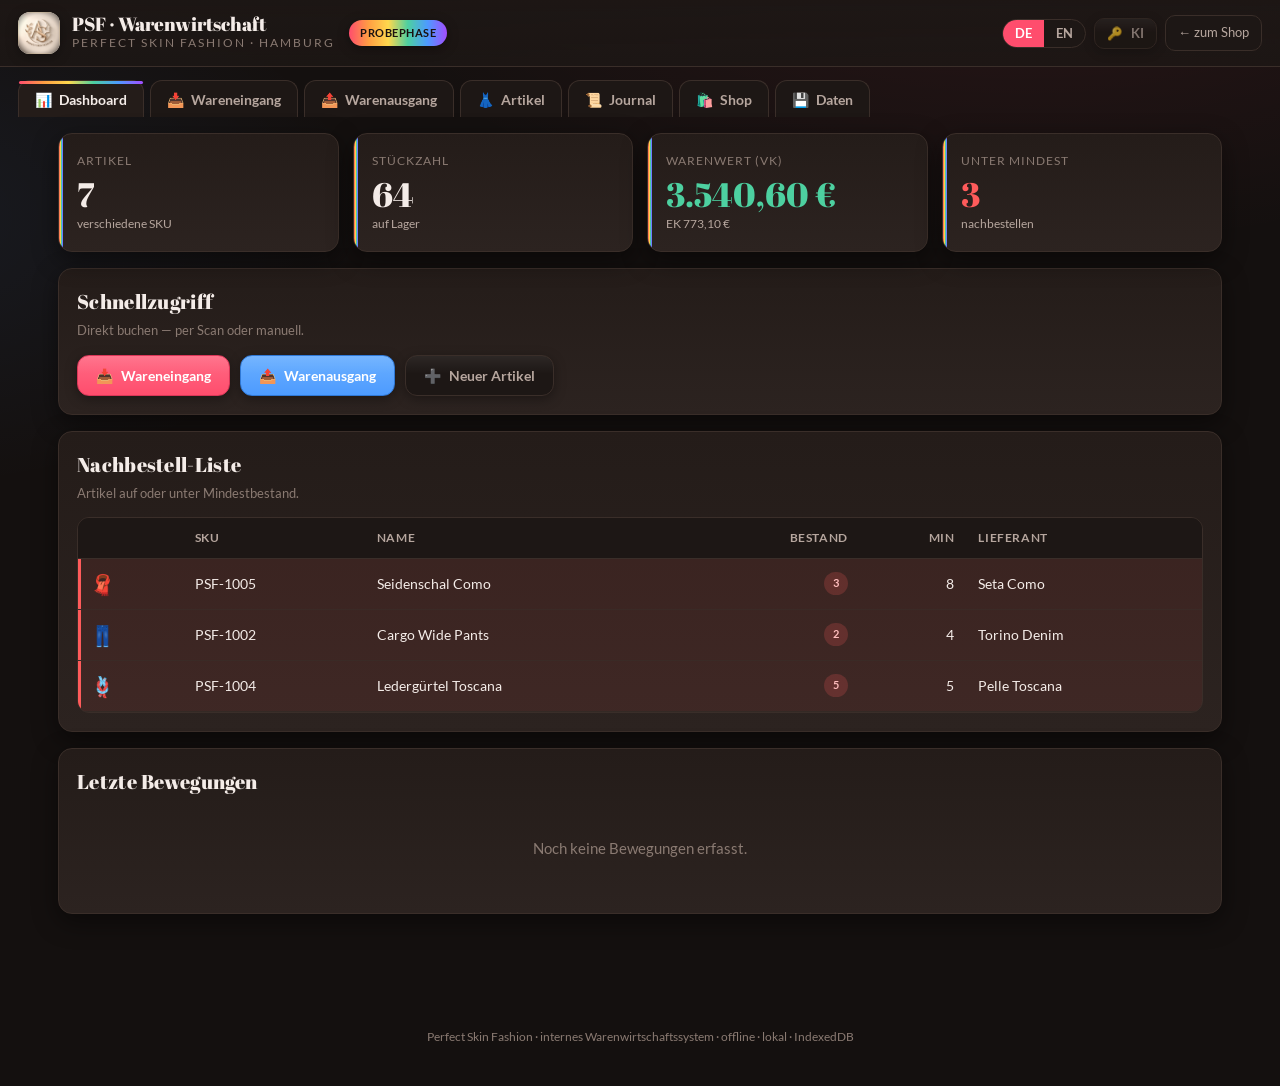
<file: warehouse.html>
<!DOCTYPE html>
<html lang="de">
<head>
<meta charset="UTF-8">
<meta name="viewport" content="width=device-width, initial-scale=1.0, viewport-fit=cover">
<meta name="theme-color" content="#14100f">
<link rel="icon" type="image/png" sizes="48x48" href="assets/icon-48.png">
<link rel="icon" type="image/png" sizes="32x32" href="assets/icon-32.png">
<link rel="apple-touch-icon" href="assets/icon-180.png">
<title>PSF · Warenwirtschaft</title>
<style>
/* ============================================================
   Perfect Skin Fashion — internal warehouse management (WWS)
   Single-file, offline, IndexedDB. No external dependencies.
   ============================================================ */

/* ---- Fonts (local, relative paths) ---- */
@font-face{
  font-family:'Abril Fatface';
  font-style:normal;font-weight:400;font-display:swap;
  src:url('assets/fonts/AbrilFatface-400-latin.woff2') format('woff2');
}
@font-face{
  font-family:'Lato';
  font-style:normal;font-weight:400;font-display:swap;
  src:url('assets/fonts/Lato-400-latin.woff2') format('woff2');
}
@font-face{
  font-family:'Lato';
  font-style:normal;font-weight:700;font-display:swap;
  src:url('assets/fonts/Lato-700-latin.woff2') format('woff2');
}
@font-face{
  font-family:'Lato';
  font-style:normal;font-weight:300;font-display:swap;
  src:url('assets/fonts/Lato-300-latin.woff2') format('woff2');
}

/* ---- Tokens ---- */
:root{
  --bg:#14100f;
  --bg2:#1d1715;
  --card:#241c19;
  --card2:#2c2320;
  --line:#3a2e29;
  --txt:#f4ece8;
  --txt-dim:#b6a69e;
  --txt-faint:#8a7a72;
  --coral:#ff4d6d;
  --coral-dk:#d93758;
  --blue:#4d9bff;
  --ok:#4dd0a0;
  --warn:#ffb14d;
  --danger:#ff5b5b;
  --rainbow:linear-gradient(90deg,#ff4d6d,#ff9e43,#ffd84d,#4dd0a0,#4d9bff,#a24dff);
  --radius:14px;
  --shadow:0 8px 26px rgba(0,0,0,.45);
  --shadow-sm:0 3px 12px rgba(0,0,0,.35);
}

*{box-sizing:border-box;-webkit-tap-highlight-color:transparent}
html,body{margin:0;padding:0}
body{
  font-family:'Lato','Helvetica Neue',Helvetica,Arial,sans-serif;
  background:
    radial-gradient(1200px 600px at 80% -10%, rgba(255,77,109,.10), transparent 60%),
    radial-gradient(900px 500px at -10% 20%, rgba(77,155,255,.08), transparent 55%),
    var(--bg);
  color:var(--txt);
  min-height:100vh;
  font-size:15px;
  line-height:1.5;
}
h1,h2,h3{font-family:'Abril Fatface',Georgia,'Times New Roman',serif;font-weight:400;letter-spacing:.3px}
button{font-family:inherit}

/* ---- Header ---- */
header.app{
  position:sticky;top:0;z-index:40;
  display:flex;align-items:center;gap:14px;flex-wrap:wrap;
  padding:12px 18px;
  background:linear-gradient(180deg, rgba(29,23,21,.96), rgba(29,23,21,.86));
  backdrop-filter:blur(8px);
  border-bottom:1px solid var(--line);
}
.brand{display:flex;align-items:center;gap:12px;min-width:0}
.brand .mark{
  width:42px;height:42px;border-radius:12px;flex:none;object-fit:cover;
  background:#f2ece4;box-shadow:var(--shadow-sm);cursor:pointer;transform-origin:left center;
  transition:transform .28s cubic-bezier(.2,.8,.2,1),box-shadow .28s;
}
.brand .mark:hover{transform:scale(1.9);position:relative;z-index:40;box-shadow:0 16px 40px -12px rgba(0,0,0,.55)}
.brand .txt{min-width:0}
.brand .txt .t1{font-family:'Abril Fatface',serif;font-size:19px;line-height:1;white-space:nowrap}
.brand .txt .t2{font-size:11.5px;color:var(--txt-faint);letter-spacing:2px;text-transform:uppercase}
.badge-probe{
  font-size:11px;font-weight:700;letter-spacing:.5px;text-transform:uppercase;
  padding:5px 11px;border-radius:999px;color:#1a1210;
  background:var(--rainbow);box-shadow:var(--shadow-sm);
}
.header-spacer{flex:1 1 auto}
.header-tools{display:flex;align-items:center;gap:8px;flex-wrap:wrap}
.lang-switch{display:inline-flex;border:1px solid var(--line);border-radius:999px;overflow:hidden;background:var(--bg2)}
.lang-switch button{
  background:transparent;border:0;color:var(--txt-dim);padding:6px 12px;font-size:12.5px;font-weight:700;cursor:pointer
}
.lang-switch button.on{background:var(--coral);color:#fff}
.link-shop{
  color:var(--txt-dim);text-decoration:none;font-size:13px;padding:7px 12px;border-radius:10px;
  border:1px solid var(--line);background:var(--bg2);white-space:nowrap
}
.link-shop:hover{color:var(--txt);border-color:var(--coral)}

/* ---- Nav tabs ---- */
nav.tabs{
  display:flex;gap:6px;overflow-x:auto;padding:12px 18px 0;
  scrollbar-width:none;
}
nav.tabs::-webkit-scrollbar{display:none}
nav.tabs button{
  flex:none;
  background:var(--bg2);border:1px solid var(--line);color:var(--txt-dim);
  padding:10px 16px;border-radius:12px 12px 0 0;font-size:14px;font-weight:700;cursor:pointer;
  border-bottom:0;position:relative;top:1px;transition:all .15s;
}
nav.tabs button .ic{margin-right:7px}
nav.tabs button:hover{color:var(--txt);transform:translateY(-1px)}
nav.tabs button.on{background:var(--card);color:var(--txt);border-color:var(--line)}
nav.tabs button.on::after{
  content:"";position:absolute;left:0;right:0;top:0;height:3px;border-radius:3px;background:var(--rainbow)
}

main{padding:0 18px 90px;max-width:1200px;margin:0 auto}
.panel{display:none;animation:fade .25s ease}
.panel.on{display:block}
@keyframes fade{from{opacity:0;transform:translateY(6px)}to{opacity:1;transform:none}}

.card{
  background:linear-gradient(180deg,var(--card),var(--card2));
  border:1px solid var(--line);border-radius:var(--radius);box-shadow:var(--shadow);
  padding:18px;margin-top:16px;
}
.card > h2{margin:0 0 4px;font-size:20px}
.card > .sub{color:var(--txt-faint);font-size:13px;margin-bottom:14px}

/* ---- Buttons ---- */
.btn{
  display:inline-flex;align-items:center;justify-content:center;gap:8px;
  border:0;border-radius:12px;padding:11px 18px;font-size:14px;font-weight:700;cursor:pointer;
  color:#fff;background:linear-gradient(180deg,#3a2e29,#2c2320);border:1px solid var(--line);
  box-shadow:var(--shadow-sm);transition:transform .12s, box-shadow .12s, filter .12s;position:relative;overflow:hidden;
}
.btn::after{content:"";position:absolute;inset:0;background:linear-gradient(180deg,rgba(255,255,255,.14),transparent 45%);opacity:.5;pointer-events:none}
.btn:hover{transform:translateY(-2px);box-shadow:0 10px 22px rgba(0,0,0,.5);filter:brightness(1.06)}
.btn:active{transform:translateY(0)}
.btn.primary{background:linear-gradient(180deg,#ff6b85,var(--coral));border-color:var(--coral-dk)}
.btn.blue{background:linear-gradient(180deg,#6bb0ff,var(--blue));border-color:#2f78d6}
.btn.ghost{background:var(--bg2);color:var(--txt-dim)}
.btn.ghost:hover{color:var(--txt)}
.btn.sm{padding:7px 12px;font-size:12.5px;border-radius:10px}
.btn.danger{background:linear-gradient(180deg,#ff7a7a,#e04848);border-color:#c53a3a}
.btn:disabled{opacity:.5;cursor:not-allowed;transform:none;filter:none}

/* ---- Forms ---- */
label.fld{display:block;margin:0 0 12px}
label.fld .lb{display:block;font-size:12px;color:var(--txt-dim);margin-bottom:5px;font-weight:700;letter-spacing:.3px}
input,select,textarea{
  width:100%;background:var(--bg);border:1px solid var(--line);border-radius:10px;
  color:var(--txt);padding:10px 12px;font-size:14px;font-family:inherit;
}
input:focus,select:focus,textarea:focus{outline:none;border-color:var(--coral);box-shadow:0 0 0 3px rgba(255,77,109,.16)}
.grid{display:grid;gap:0 14px;grid-template-columns:repeat(auto-fit,minmax(180px,1fr))}
.row-actions{display:flex;gap:10px;flex-wrap:wrap;margin-top:6px}

/* ---- Dashboard tiles ---- */
.tiles{display:grid;gap:14px;grid-template-columns:repeat(auto-fit,minmax(190px,1fr));margin-top:16px}
.tile{
  background:linear-gradient(180deg,var(--card),var(--card2));
  border:1px solid var(--line);border-radius:var(--radius);padding:18px;box-shadow:var(--shadow);
  position:relative;overflow:hidden;
}
.tile::before{content:"";position:absolute;left:0;top:0;bottom:0;width:4px;background:var(--rainbow)}
.tile .k{font-size:12px;color:var(--txt-faint);text-transform:uppercase;letter-spacing:1px}
.tile .v{font-family:'Abril Fatface',serif;font-size:34px;line-height:1.1;margin-top:6px}
.tile .u{font-size:12px;color:var(--txt-dim);margin-top:2px}
.tile.alert .v{color:var(--danger)}
.tile.money .v{color:var(--ok)}

/* ---- Tables ---- */
.table-wrap{overflow-x:auto;-webkit-overflow-scrolling:touch;border-radius:12px;border:1px solid var(--line);margin-top:14px}
table{width:100%;border-collapse:collapse;font-size:13.5px;min-width:640px}
thead th{
  text-align:left;padding:11px 12px;background:var(--bg2);color:var(--txt-dim);
  font-size:11.5px;text-transform:uppercase;letter-spacing:.6px;position:sticky;top:0;white-space:nowrap;
  border-bottom:1px solid var(--line)
}
tbody td{padding:10px 12px;border-bottom:1px solid rgba(58,46,41,.6);vertical-align:middle}
tbody tr:hover{background:rgba(255,255,255,.02)}
tbody tr.low{background:rgba(255,91,91,.09)}
tbody tr.low td:first-child{box-shadow:inset 3px 0 0 var(--danger)}
.emoji-cell{font-size:20px}
.mono{font-variant-numeric:tabular-nums;font-feature-settings:"tnum"}
.right{text-align:right}
.center{text-align:center}
.pill{display:inline-block;padding:3px 9px;border-radius:999px;font-size:11px;font-weight:700;letter-spacing:.3px}
.pill.cat{background:rgba(77,155,255,.14);color:#a9cdff}
.pill.in{background:rgba(77,208,160,.16);color:#8fe6c6}
.pill.out{background:rgba(255,91,91,.16);color:#ffb0b0}
.pill.low{background:rgba(255,91,91,.2);color:#ffbdbd}
.pill.demo{background:rgba(255,216,77,.18);color:#ffe59a}
.pill.ok-pill{background:rgba(77,208,160,.16);color:#8fe6c6}
.pill.draft-pill{background:rgba(180,180,180,.16);color:#cfcfcf}
.tbl-actions{display:flex;gap:6px}
.icon-btn{
  background:var(--bg2);border:1px solid var(--line);color:var(--txt-dim);border-radius:8px;
  width:32px;height:32px;display:grid;place-items:center;cursor:pointer;font-size:14px
}
.icon-btn:hover{color:var(--txt);border-color:var(--coral)}
.icon-btn.del:hover{border-color:var(--danger);color:var(--danger)}

.toolbar{display:flex;gap:10px;flex-wrap:wrap;align-items:center;margin-top:14px}
.toolbar .search{flex:1 1 220px;min-width:180px}
.toolbar select{width:auto;min-width:150px}

.empty{padding:36px 16px;text-align:center;color:var(--txt-faint)}
.empty .big{font-size:34px;margin-bottom:8px}

/* ---- Scan / camera ---- */
.scan-box{
  display:grid;gap:16px;grid-template-columns:minmax(0,1fr) minmax(0,1.1fr);align-items:start
}
@media(max-width:760px){.scan-box{grid-template-columns:1fr}}
.cam-stage{
  position:relative;background:#000;border:1px solid var(--line);border-radius:12px;overflow:hidden;
  aspect-ratio:4/3;display:grid;place-items:center;
}
.cam-stage video{width:100%;height:100%;object-fit:cover;display:none}
.cam-stage.live video{display:block}
.cam-stage .cam-hint{position:absolute;inset:0;display:grid;place-items:center;color:var(--txt-faint);
  text-align:center;padding:20px;font-size:13px}
.cam-stage.live .cam-hint{display:none}
.scan-frame{position:absolute;inset:16% 12%;border:2px solid rgba(255,77,109,.85);border-radius:10px;display:none;
  box-shadow:0 0 0 4000px rgba(0,0,0,.25)}
.cam-stage.live .scan-frame{display:block}
.scan-laser{position:absolute;left:0;right:0;height:2px;background:var(--coral);box-shadow:0 0 12px var(--coral);
  animation:laser 1.8s ease-in-out infinite}
@keyframes laser{0%,100%{top:6%}50%{top:94%}}
.scan-detected{
  position:absolute;left:10px;bottom:10px;right:10px;background:rgba(20,16,15,.9);border:1px solid var(--coral);
  border-radius:8px;padding:8px 10px;font-size:12px;color:var(--ok);display:none
}
.book-entry{border-left:3px solid var(--line);padding-left:14px}

/* ---- Toast ---- */
#toasts{position:fixed;left:0;right:0;bottom:18px;display:flex;flex-direction:column;align-items:center;gap:8px;z-index:80;pointer-events:none}
.toast{
  pointer-events:auto;background:var(--bg2);border:1px solid var(--line);border-left:4px solid var(--coral);
  color:var(--txt);padding:12px 16px;border-radius:12px;box-shadow:var(--shadow);font-size:14px;max-width:92vw;
  display:flex;align-items:center;gap:10px;animation:tin .2s ease;
}
.toast.ok{border-left-color:var(--ok)}
.toast.warn{border-left-color:var(--warn)}
.toast.err{border-left-color:var(--danger)}
@keyframes tin{from{opacity:0;transform:translateY(10px)}to{opacity:1;transform:none}}

/* ---- Modal ---- */
.modal-back{position:fixed;inset:0;background:rgba(8,6,5,.66);backdrop-filter:blur(3px);z-index:70;
  display:none;align-items:center;justify-content:center;padding:16px}
.modal-back.on{display:flex}
.modal{
  background:linear-gradient(180deg,var(--card),var(--card2));border:1px solid var(--line);border-radius:16px;
  box-shadow:var(--shadow);width:min(560px,96vw);max-height:90vh;overflow:auto;padding:22px
}
.modal h3{margin:0 0 4px;font-size:22px}
.modal .sub{color:var(--txt-faint);font-size:13px;margin-bottom:16px}
.modal-actions{display:flex;gap:10px;justify-content:flex-end;margin-top:8px;flex-wrap:wrap}

.hint{font-size:12.5px;color:var(--txt-faint);margin-top:8px}
.divider{height:1px;background:var(--line);margin:16px 0}
footer.app{text-align:center;color:var(--txt-faint);font-size:12px;padding:24px 16px 40px}
.kbd{font-family:monospace;background:var(--bg);border:1px solid var(--line);border-radius:5px;padding:1px 6px;font-size:12px}
</style>
</head>
<body>

<header class="app">
  <div class="brand">
    <img class="mark" src="assets/icon-96.png" alt="Perfect Skin Fashion" width="42" height="42">
    <div class="txt">
      <div class="t1" data-i="brandTitle">PSF · Warenwirtschaft</div>
      <div class="t2">Perfect Skin Fashion · Hamburg</div>
    </div>
  </div>
  <span class="badge-probe" data-i="probe">Probephase</span>
  <div class="header-spacer"></div>
  <div class="header-tools">
    <div class="lang-switch" id="langSwitch">
      <button data-lang="de" class="on">DE</button>
      <button data-lang="en">EN</button>
    </div>
    <button class="btn ghost sm" id="ai-settings-btn" onclick="openAiSettings()" title="KI">🔑 <span data-i="aiBtn">KI</span></button>
    <a class="link-shop" href="index.html" data-i="toShop">← zum Shop</a>
  </div>
</header>

<nav class="tabs" id="tabs">
  <button data-tab="dash" class="on"><span class="ic">📊</span><span data-i="tabDash">Dashboard</span></button>
  <button data-tab="in"><span class="ic">📥</span><span data-i="tabIn">Wareneingang</span></button>
  <button data-tab="out"><span class="ic">📤</span><span data-i="tabOut">Warenausgang</span></button>
  <button data-tab="articles"><span class="ic">👗</span><span data-i="tabArticles">Artikel</span></button>
  <button data-tab="journal"><span class="ic">📜</span><span data-i="tabJournal">Journal</span></button>
  <button data-tab="shop"><span class="ic">🛍️</span><span data-i="tabShop">Shop</span></button>
  <button data-tab="data"><span class="ic">💾</span><span data-i="tabData">Daten</span></button>
</nav>

<main>

  <!-- ============ DASHBOARD ============ -->
  <section class="panel on" id="panel-dash">
    <div class="tiles">
      <div class="tile"><div class="k" data-i="mArticles">Artikel</div><div class="v mono" id="stat-articles">0</div><div class="u" data-i="uSku">verschiedene SKU</div></div>
      <div class="tile"><div class="k" data-i="mUnits">Stückzahl</div><div class="v mono" id="stat-units">0</div><div class="u" data-i="uOnStock">auf Lager</div></div>
      <div class="tile money"><div class="k" data-i="mValueVk">Warenwert (VK)</div><div class="v mono" id="stat-valuevk">0 €</div><div class="u" id="stat-valueek">EK 0 €</div></div>
      <div class="tile alert"><div class="k" data-i="mLow">Unter Mindest</div><div class="v mono" id="stat-low">0</div><div class="u" data-i="uReorder">nachbestellen</div></div>
    </div>

    <div class="card">
      <h2 data-i="quickTitle">Schnellzugriff</h2>
      <div class="sub" data-i="quickSub">Direkt buchen — per Scan oder manuell.</div>
      <div class="row-actions">
        <button class="btn primary" onclick="go('in')">📥 <span data-i="tabIn">Wareneingang</span></button>
        <button class="btn blue" onclick="go('out')">📤 <span data-i="tabOut">Warenausgang</span></button>
        <button class="btn ghost" onclick="openArticleDialog()">➕ <span data-i="newArticle">Neuer Artikel</span></button>
      </div>
    </div>

    <div class="card">
      <h2 data-i="lowTitle">Nachbestell-Liste</h2>
      <div class="sub" data-i="lowSub">Artikel auf oder unter Mindestbestand.</div>
      <div id="low-list"></div>
    </div>

    <div class="card">
      <h2 data-i="recentTitle">Letzte Bewegungen</h2>
      <div id="recent-list"></div>
    </div>
  </section>

  <!-- ============ WARENEINGANG ============ -->
  <section class="panel" id="panel-in">
    <div class="card">
      <h2 data-i="inTitle">Wareneingang buchen</h2>
      <div class="sub" data-i="inSub">Italien-Einkauf & Eigen-Design einbuchen. Scan oder manuelle Eingabe.</div>
      <div class="scan-box">
        <div>
          <div class="cam-stage" id="cam-in">
            <video id="video-in" playsinline muted></video>
            <div class="scan-frame"><div class="scan-laser"></div></div>
            <div class="cam-hint">
              <div style="font-size:34px;margin-bottom:8px">📷</div>
              <div data-i="camHint">Kamera aus. Auf „Scanner starten" tippen, um einen Barcode zu erfassen.</div>
            </div>
            <div class="scan-detected" id="det-in"></div>
          </div>
          <div class="row-actions">
            <button class="btn blue sm" id="scanbtn-in" onclick="toggleScan('in')">📷 <span data-i="startScan">Scanner starten</span></button>
          </div>
          <div class="hint" data-i="scanHint">Nutzt die native BarcodeDetector-API des Geräts. Nicht verfügbar? Code einfach unten eintippen.</div>
        </div>
        <div>
          <label class="fld"><span class="lb" data-i="fSku">SKU / Barcode</span>
            <input id="in-sku" placeholder="z.B. PSF-1001" autocomplete="off"></label>
          <div id="in-found" class="hint"></div>
          <label class="fld"><span class="lb" data-i="fQty">Menge</span>
            <input id="in-qty" type="number" min="1" value="1" inputmode="numeric"></label>
          <label class="fld"><span class="lb" data-i="fNote">Notiz (optional)</span>
            <input id="in-note" placeholder="z.B. Lieferung Mailand KW..." autocomplete="off"></label>
          <div class="row-actions">
            <button class="btn primary" onclick="bookMovement('in')">📥 <span data-i="bookIn">Eingang buchen</span></button>
            <button class="btn ghost" onclick="lookupSku('in')" data-i="check">Prüfen</button>
          </div>
        </div>
      </div>
    </div>
  </section>

  <!-- ============ WARENAUSGANG ============ -->
  <section class="panel" id="panel-out">
    <div class="card">
      <h2 data-i="outTitle">Warenausgang buchen</h2>
      <div class="sub" data-i="outSub">Verkauf, Retoure, Korrektur oder Schwund abbuchen.</div>
      <div class="scan-box">
        <div>
          <div class="cam-stage" id="cam-out">
            <video id="video-out" playsinline muted></video>
            <div class="scan-frame"><div class="scan-laser"></div></div>
            <div class="cam-hint">
              <div style="font-size:34px;margin-bottom:8px">📷</div>
              <div data-i="camHint">Kamera aus. Auf „Scanner starten" tippen, um einen Barcode zu erfassen.</div>
            </div>
            <div class="scan-detected" id="det-out"></div>
          </div>
          <div class="row-actions">
            <button class="btn blue sm" id="scanbtn-out" onclick="toggleScan('out')">📷 <span data-i="startScan">Scanner starten</span></button>
          </div>
          <div class="hint" data-i="scanHint">Nutzt die native BarcodeDetector-API des Geräts. Nicht verfügbar? Code einfach unten eintippen.</div>
        </div>
        <div>
          <label class="fld"><span class="lb" data-i="fSku">SKU / Barcode</span>
            <input id="out-sku" placeholder="z.B. PSF-1001" autocomplete="off"></label>
          <div id="out-found" class="hint"></div>
          <label class="fld"><span class="lb" data-i="fQty">Menge</span>
            <input id="out-qty" type="number" min="1" value="1" inputmode="numeric"></label>
          <label class="fld"><span class="lb" data-i="fReason">Grund</span>
            <select id="out-reason">
              <option value="Verkauf" data-i="rSale">Verkauf</option>
              <option value="Retoure" data-i="rReturn">Retoure</option>
              <option value="Korrektur" data-i="rFix">Korrektur</option>
              <option value="Schwund" data-i="rLoss">Schwund</option>
            </select></label>
          <div class="row-actions">
            <button class="btn primary" onclick="bookMovement('out')">📤 <span data-i="bookOut">Ausgang buchen</span></button>
            <button class="btn ghost" onclick="lookupSku('out')" data-i="check">Prüfen</button>
          </div>
        </div>
      </div>
    </div>
  </section>

  <!-- ============ ARTIKEL ============ -->
  <section class="panel" id="panel-articles">
    <div class="card">
      <h2 data-i="articlesTitle">Artikelstammdaten</h2>
      <div class="sub" data-i="articlesSub">Alle Artikel anlegen, bearbeiten, löschen. Bestand farblich markiert.</div>
      <div class="toolbar">
        <input class="search" id="art-search" placeholder="🔍 Suche: Name, SKU, Farbe, Lieferant…" oninput="renderArticles()">
        <select id="art-filter" onchange="renderArticles()">
          <option value="" data-i="allCats">Alle Kategorien</option>
          <option value="Damen">Damen</option>
          <option value="Herren">Herren</option>
          <option value="Bademode">Bademode</option>
          <option value="Accessoires">Accessoires</option>
          <option value="Eigen-Design">Eigen-Design</option>
        </select>
        <button class="btn primary sm" onclick="openArticleDialog()">➕ <span data-i="newArticle">Neuer Artikel</span></button>
      </div>
      <div id="art-total" class="hint"></div>
      <div id="articles-table"></div>
    </div>
  </section>

  <!-- ============ JOURNAL ============ -->
  <section class="panel" id="panel-journal">
    <div class="card">
      <h2 data-i="journalTitle">Bewegungs-Journal</h2>
      <div class="sub" data-i="journalSub">Chronologische Liste aller Ein- und Ausgänge.</div>
      <div class="toolbar">
        <input class="search" id="jrn-search" placeholder="🔍 Suche: SKU, Name, Grund…" oninput="renderJournal()">
        <select id="jrn-filter" onchange="renderJournal()">
          <option value="" data-i="allTypes">Alle Typen</option>
          <option value="in" data-i="tabIn">Wareneingang</option>
          <option value="out" data-i="tabOut">Warenausgang</option>
        </select>
      </div>
      <div id="journal-table"></div>
    </div>
  </section>

  <!-- ============ SHOP ============ -->
  <section class="panel" id="panel-shop">
    <div class="card">
      <h2 data-i="shopTitle">Shop veröffentlichen</h2>
      <div class="sub" data-i="shopSub">Nur freigegebene Artikel erscheinen im Online-Shop. Entwürfe bleiben intern.</div>
      <div class="tiles" style="margin-bottom:14px">
        <div class="tile money"><div class="k" data-i="mReleased">Freigegeben</div><div class="v mono" id="stat-released">0</div><div class="u" data-i="uInShop">im Shop</div></div>
        <div class="tile"><div class="k" data-i="mDrafts">Entwürfe</div><div class="v mono" id="stat-drafts">0</div><div class="u" data-i="uInternal">intern</div></div>
      </div>
      <div class="row-actions">
        <button class="btn primary" onclick="publishShop()">🛍️ <span data-i="publishBtn">Auf diesem Gerät veröffentlichen</span></button>
        <button class="btn blue" onclick="downloadProducts()">⬇️ <span data-i="dlProducts">products.json (für alle Besucher)</span></button>
      </div>
      <div class="hint" data-i="shopFoot" style="margin-top:10px">„Veröffentlichen" macht die freigegebenen Artikel sofort im Shop auf DIESEM Gerät sichtbar (Shop öffnen + Hard-Reload). Für ALLE Besucher: „products.json" herunterladen und ins Repo legen lassen.</div>
      <div id="shop-list" style="margin-top:16px"></div>
    </div>
  </section>

  <!-- ============ DATEN ============ -->
  <section class="panel" id="panel-data">
    <div class="card">
      <h2 data-i="dataTitle">Import / Export & Sicherung</h2>
      <div class="sub" data-i="dataSub">Gesamte Datenbank sichern, wiederherstellen oder als CSV exportieren.</div>
      <div class="row-actions">
        <button class="btn primary" onclick="exportJSON()">⬇️ <span data-i="expJson">DB-Sicherung (JSON)</span></button>
        <button class="btn blue" onclick="exportCSV()">⬇️ <span data-i="expCsv">Bestand (CSV)</span></button>
        <button class="btn ghost" onclick="document.getElementById('import-file').click()">⬆️ <span data-i="impJson">Sicherung einlesen</span></button>
        <input type="file" id="import-file" accept="application/json,.json" style="display:none" onchange="importJSON(event)">
      </div>
      <div class="divider"></div>
      <h2 style="font-size:17px" data-i="resetTitle">Zurücksetzen</h2>
      <div class="sub" data-i="resetSub">Löscht alle Artikel und Bewegungen und legt die Demo-Daten neu an.</div>
      <div class="row-actions">
        <button class="btn danger" onclick="confirmReset()">🗑️ <span data-i="resetBtn">Alle Daten zurücksetzen</span></button>
      </div>
      <div class="divider"></div>
      <div class="hint" data-i="dataFoot">Alle Daten liegen ausschließlich lokal in diesem Browser (IndexedDB). Keine personenbezogenen Daten, keine Server-Verbindung.</div>
    </div>
  </section>

</main>

<footer class="app">
  Perfect Skin Fashion · internes Warenwirtschaftssystem · <span data-i="offline">offline · lokal</span> · IndexedDB
</footer>

<!-- Article modal -->
<div class="modal-back" id="art-modal-back">
  <div class="modal">
    <h3 id="art-modal-title" data-i="newArticle">Neuer Artikel</h3>
    <div class="sub" data-i="artModalSub">Pflichtfelder: SKU und Name. Preise in Euro.</div>
    <input type="hidden" id="art-id">
    <div class="grid">
      <label class="fld"><span class="lb" data-i="fSku">SKU / Barcode *</span><input id="af-sku" autocomplete="off"></label>
      <label class="fld"><span class="lb" data-i="fEmoji">Symbol/Kürzel</span><input id="af-emoji" maxlength="3" placeholder="👗" autocomplete="off"></label>
    </div>
    <label class="fld"><span class="lb" data-i="fName">Name * <span class="hint" style="font-weight:400" data-i="aiNameHint">— Stichworte tippen, dann ✨ KI-Vorschlag</span></span><input id="af-name" autocomplete="off"></label>
    <div class="row-actions" style="margin:-4px 0 4px">
      <button type="button" class="btn blue sm" id="af-ai-btn" onclick="aiSuggestArticle()">✨ <span data-i="aiSuggest">KI-Vorschlag</span></button>
      <span id="af-ai-status" class="hint"></span>
    </div>
    <div class="grid">
      <label class="fld"><span class="lb" data-i="fCat">Kategorie</span>
        <select id="af-cat">
          <option>Damen</option><option>Herren</option><option>Bademode</option><option>Accessoires</option><option>Eigen-Design</option>
        </select></label>
      <label class="fld"><span class="lb" data-i="fSize">Größe</span><input id="af-size" placeholder="S / M / L / 38…" autocomplete="off"></label>
      <label class="fld"><span class="lb" data-i="fColor">Farbe</span><input id="af-color" autocomplete="off"></label>
    </div>
    <div class="grid">
      <label class="fld"><span class="lb" data-i="fStatus">Shop-Status</span>
        <select id="af-status">
          <option value="entwurf" data-i="stEntwurf">Entwurf (nicht im Shop)</option>
          <option value="freigegeben" data-i="stFrei">Freigegeben (im Shop)</option>
        </select></label>
      <label class="fld" style="grid-column:span 2"><span class="lb" data-i="fImage">Bild-URL (optional)</span><input id="af-image" placeholder="assets/products/… oder https://…" autocomplete="off"></label>
    </div>
    <div class="fld" style="border:1px solid var(--line);border-radius:12px;padding:12px">
      <div class="lb" style="display:flex;align-items:center;gap:8px;margin-bottom:8px">📸 <span data-i="imgSection">KI-Produktbild</span></div>
      <div class="row-actions" style="align-items:center;flex-wrap:wrap">
        <select id="af-imgstyle" style="max-width:220px">
          <option value="streetwear" data-i="imgStyleStreet">Grafik-Streetwear (Hamburg)</option>
          <option value="elegant" data-i="imgStyleElegant">Elegant-modern (Milano)</option>
        </select>
        <label class="btn ghost sm" style="cursor:pointer">📎 <span data-i="imgRef">Referenzfoto</span><input id="af-imgref" type="file" accept="image/*" style="display:none" onchange="document.getElementById('af-imgrefname').textContent=this.files[0]?('📎 '+this.files[0].name):''"></label>
        <button type="button" class="btn blue sm" id="af-imgbtn" onclick="aiGenerateImage()">✨ <span data-i="imgGen">Bild erzeugen</span></button>
      </div>
      <div id="af-imgrefname" class="hint"></div>
      <div id="af-imgstatus" class="hint" style="margin-top:6px"></div>
      <img id="af-imgprev" alt="" style="display:none;max-width:160px;border-radius:10px;margin-top:8px">
      <div class="hint" data-i="imgNote" style="margin-top:6px">Bilder = kein PII. Das erzeugte Bild wird das Artikelbild und erscheint nach Freigabe im Shop.</div>
    </div>
    <div class="grid">
      <label class="fld"><span class="lb" data-i="fEk">EK (€)</span><input id="af-ek" type="number" step="0.01" min="0" inputmode="decimal"></label>
      <label class="fld"><span class="lb" data-i="fVk">VK (€)</span><input id="af-vk" type="number" step="0.01" min="0" inputmode="decimal"></label>
      <label class="fld"><span class="lb" data-i="fSupplier">Lieferant</span><input id="af-supplier" autocomplete="off"></label>
    </div>
    <div class="grid">
      <label class="fld"><span class="lb" data-i="fMin">Mindestbestand</span><input id="af-min" type="number" min="0" value="3" inputmode="numeric"></label>
      <label class="fld"><span class="lb" data-i="fStock">Bestand</span><input id="af-stock" type="number" min="0" value="0" inputmode="numeric"></label>
    </div>
    <div class="modal-actions">
      <button class="btn ghost" onclick="closeModal('art-modal-back')" data-i="cancel">Abbrechen</button>
      <button class="btn primary" onclick="saveArticle()" data-i="save">Speichern</button>
    </div>
  </div>
</div>

<!-- Confirm modal -->
<div class="modal-back" id="confirm-back">
  <div class="modal" style="width:min(440px,96vw)">
    <h3 id="confirm-title">—</h3>
    <div class="sub" id="confirm-msg">—</div>
    <div class="modal-actions">
      <button class="btn ghost" onclick="closeModal('confirm-back')" data-i="cancel">Abbrechen</button>
      <button class="btn danger" id="confirm-ok" data-i="ok">OK</button>
    </div>
  </div>
</div>

<!-- KI-Einstellungen -->
<div class="modal-back" id="ai-modal-back">
  <div class="modal">
    <h3 data-i="aiTitle">KI-Einstellungen</h3>
    <div class="sub" data-i="aiSub">Eigener KI-Schlüssel (BYOK). Warendaten sind keine personenbezogenen Daten. Der Schlüssel bleibt in deinem Browser.</div>
    <label class="fld"><span class="lb" data-i="aiProvider">KI-Anbieter</span>
      <select id="ai-provider">
        <option value="claude">Claude (Anthropic)</option>
        <option value="mistral" data-i="aiMistral">Mistral (EU · DSGVO)</option>
      </select></label>
    <label class="fld"><span class="lb" data-i="aiKey">API-Schlüssel (Text)</span>
      <input id="ai-key" type="password" autocomplete="off" placeholder="sk-…"></label>
    <label class="fld"><span class="lb" data-i="aiImgKey">Bild-KI-Schlüssel (OpenAI, optional)</span>
      <input id="ai-imgkey" type="password" autocomplete="off" placeholder="sk-… (für KI-Produktbilder)"></label>
    <label class="fld"><span class="lb" data-i="aiPin">PIN (optional, zum Verschlüsseln)</span>
      <input id="ai-pin" type="password" inputmode="numeric" autocomplete="off" placeholder="z.B. 4-stellig"></label>
    <div class="hint" data-i="aiPinHint">Mit PIN wird der Schlüssel verschlüsselt gespeichert (empfohlen). Ohne PIN wird er unverschlüsselt im Browser abgelegt — nur auf deinem eigenen Gerät nutzen.</div>
    <div id="ai-status" class="hint" style="margin-top:8px"></div>
    <div class="modal-actions" style="flex-wrap:wrap">
      <button class="btn ghost" onclick="closeModal('ai-modal-back')" data-i="cancel">Abbrechen</button>
      <button class="btn ghost" id="ai-clear-btn" onclick="clearAiSettings()" data-i="aiClear">Entfernen</button>
      <button class="btn blue" id="ai-unlock-btn" onclick="unlockAiSettings()" data-i="aiUnlock">Entsperren</button>
      <button class="btn primary" onclick="saveAiSettings()" data-i="save">Speichern</button>
    </div>
  </div>
</div>

<div id="toasts"></div>

<script src="assets/ai/aiclient.js"></script>
<script>
"use strict";
/* ============================================================
   i18n
   ============================================================ */
const I18N = {
  de:{
    brandTitle:"PSF · Warenwirtschaft", probe:"Probephase", toShop:"← zum Shop",
    tabDash:"Dashboard", tabIn:"Wareneingang", tabOut:"Warenausgang", tabArticles:"Artikel", tabJournal:"Journal", tabData:"Daten",
    mArticles:"Artikel", uSku:"verschiedene SKU", mUnits:"Stückzahl", uOnStock:"auf Lager",
    mValueVk:"Warenwert (VK)", mLow:"Unter Mindest", uReorder:"nachbestellen",
    quickTitle:"Schnellzugriff", quickSub:"Direkt buchen — per Scan oder manuell.", newArticle:"Neuer Artikel",
    lowTitle:"Nachbestell-Liste", lowSub:"Artikel auf oder unter Mindestbestand.",
    recentTitle:"Letzte Bewegungen",
    inTitle:"Wareneingang buchen", inSub:"Italien-Einkauf & Eigen-Design einbuchen. Scan oder manuelle Eingabe.",
    outTitle:"Warenausgang buchen", outSub:"Verkauf, Retoure, Korrektur oder Schwund abbuchen.",
    camHint:"Kamera aus. Auf „Scanner starten\" tippen, um einen Barcode zu erfassen.",
    startScan:"Scanner starten", stopScan:"Scanner stoppen",
    scanHint:"Nutzt die native BarcodeDetector-API des Geräts. Nicht verfügbar? Code einfach unten eintippen.",
    fSku:"SKU / Barcode", fQty:"Menge", fNote:"Notiz (optional)", fReason:"Grund",
    bookIn:"Eingang buchen", bookOut:"Ausgang buchen", check:"Prüfen",
    rSale:"Verkauf", rReturn:"Retoure", rFix:"Korrektur", rLoss:"Schwund",
    articlesTitle:"Artikelstammdaten", articlesSub:"Alle Artikel anlegen, bearbeiten, löschen. Bestand farblich markiert.",
    allCats:"Alle Kategorien", allTypes:"Alle Typen",
    journalTitle:"Bewegungs-Journal", journalSub:"Chronologische Liste aller Ein- und Ausgänge.",
    dataTitle:"Import / Export & Sicherung", dataSub:"Gesamte Datenbank sichern, wiederherstellen oder als CSV exportieren.",
    expJson:"DB-Sicherung (JSON)", expCsv:"Bestand (CSV)", impJson:"Sicherung einlesen",
    resetTitle:"Zurücksetzen", resetSub:"Löscht alle Artikel und Bewegungen und legt die Demo-Daten neu an.",
    resetBtn:"Alle Daten zurücksetzen",
    dataFoot:"Alle Daten liegen ausschließlich lokal in diesem Browser (IndexedDB). Keine personenbezogenen Daten, keine Server-Verbindung.",
    offline:"offline · lokal",
    artModalSub:"Pflichtfelder: SKU und Name. Preise in Euro.",
    fEmoji:"Symbol/Kürzel", fName:"Name *", fCat:"Kategorie", fSize:"Größe", fColor:"Farbe",
    fEk:"EK (€)", fVk:"VK (€)", fSupplier:"Lieferant", fMin:"Mindestbestand", fStock:"Bestand",
    cancel:"Abbrechen", save:"Speichern", ok:"OK",
    // dynamic
    colEmoji:"", colSku:"SKU", colName:"Name", colCat:"Kategorie", colSize:"Größe", colColor:"Farbe",
    colEk:"EK", colVk:"VK", colStock:"Bestand", colMin:"Min", colSupplier:"Lieferant", colActions:"",
    colTime:"Zeit", colType:"Typ", colQty:"Menge", colReason:"Grund",
    tArts:"Artikel", tValueTotal:"Bestandswert",
    emptyArts:"Noch keine Artikel. Lege den ersten an.", emptyJournal:"Noch keine Bewegungen.",
    emptyLow:"Alles gut — kein Artikel unter Mindestbestand. 🎉",
    noRecent:"Noch keine Bewegungen erfasst.",
    skuFound:"Gefunden:", skuUnknown:"Unbekannte SKU — anlegen?", createNow:"Jetzt anlegen",
    needSku:"Bitte SKU eingeben.", needQty:"Menge muss ≥ 1 sein.",
    bookedIn:"Eingang gebucht:", bookedOut:"Ausgang gebucht:", newStock:"neuer Bestand",
    notEnough:"Nicht genug Bestand — max.", saved:"Gespeichert.", deleted:"Artikel gelöscht.",
    skuExists:"Diese SKU existiert bereits.", needNameSku:"SKU und Name sind Pflicht.",
    resetDone:"Zurückgesetzt — Demo-Daten neu angelegt.", imported:"Import erfolgreich:",
    importFail:"Import fehlgeschlagen — ungültige Datei.", exported:"Export gestartet.",
    scanNoSupport:"Scanner nicht verfügbar — bitte Code manuell eingeben.",
    scanNoCam:"Kein Kamerazugriff — bitte Code manuell eingeben.",
    scanning:"Scanne… Barcode ins Feld halten.", scanned:"Erfasst:", scanStopped:"Scanner gestoppt.",
    delArticle:"Artikel löschen?", delMsg:"„%s\" wird dauerhaft entfernt. Bewegungen bleiben im Journal.",
    resetConfirm:"Wirklich alles zurücksetzen?", resetConfirmMsg:"Alle Artikel und Bewegungen werden gelöscht und die Demo-Daten neu angelegt.",
    demo:"DEMO", units:"Stk", low:"niedrig",
    // Shop / Freigabe (Phase A)
    tabShop:"Shop", fStatus:"Shop-Status", stEntwurf:"Entwurf (nicht im Shop)", stFrei:"Freigegeben (im Shop)",
    fImage:"Bild-URL (optional)", stFreiShort:"im Shop", stEntwurfShort:"Entwurf",
    release:"Freigeben", withdraw:"Zurückziehen", nowReleased:"Für den Shop freigegeben.", nowDraft:"Aus dem Shop zurückgezogen.",
    shopTitle:"Shop veröffentlichen", shopSub:"Nur freigegebene Artikel erscheinen im Online-Shop. Entwürfe bleiben intern.",
    mReleased:"Freigegeben", uInShop:"im Shop", mDrafts:"Entwürfe", uInternal:"intern",
    publishBtn:"Auf diesem Gerät veröffentlichen", dlProducts:"products.json (für alle Besucher)",
    shopFoot:"„Veröffentlichen\" macht die freigegebenen Artikel sofort im Shop auf DIESEM Gerät sichtbar (Shop öffnen + Hard-Reload). Für ALLE Besucher: „products.json\" herunterladen und ins Repo legen lassen.",
    shopEmpty:"Noch nichts freigegeben. Gib unter „Artikel\" Teile frei (🛍️).",
    published:"Veröffentlicht:", publishErr:"Veröffentlichen fehlgeschlagen.",
    // KI (Phase B)
    aiBtn:"KI", aiTitle:"KI-Einstellungen",
    aiSub:"Eigener KI-Schlüssel (BYOK). Warendaten sind keine personenbezogenen Daten. Der Schlüssel bleibt in deinem Browser.",
    aiProvider:"KI-Anbieter", aiMistral:"Mistral (EU · DSGVO)", aiKey:"API-Schlüssel",
    aiPin:"PIN (optional, zum Verschlüsseln)",
    aiPinHint:"Mit PIN wird der Schlüssel verschlüsselt gespeichert (empfohlen). Ohne PIN wird er unverschlüsselt im Browser abgelegt — nur auf deinem eigenen Gerät nutzen.",
    aiClear:"Entfernen", aiUnlock:"Entsperren", aiSuggest:"KI-Vorschlag",
    aiNameHint:"— Stichworte tippen, dann ✨ KI-Vorschlag",
    aiNone:"Kein Schlüssel hinterlegt.", aiLocked:"gesperrt (PIN nötig)", aiActive:"aktiv",
    aiNeedKey:"Bitte API-Schlüssel eingeben.", aiSaved:"KI-Schlüssel gespeichert.",
    aiNeedPin:"Bitte PIN eingeben.", aiUnlocked:"Entsperrt.", aiWrongPin:"Falscher PIN.",
    aiCleared:"KI-Schlüssel entfernt.", aiNoneShort:"Kein KI-Schlüssel — bitte hinterlegen.",
    aiLockedShort:"KI gesperrt — bitte entsperren.", aiNeedHint:"Bitte erst Stichworte im Namensfeld tippen.",
    aiThinking:"KI denkt nach…", aiDone:"KI-Vorschlag übernommen.", aiError:"KI-Fehler",
    // KI-Produktbild (Phase E)
    aiImgKey:"Bild-KI-Schlüssel (OpenAI, optional)", imgSection:"KI-Produktbild",
    imgStyleStreet:"Grafik-Streetwear (Hamburg)", imgStyleElegant:"Elegant-modern (Milano)",
    imgRef:"Referenzfoto", imgGen:"Bild erzeugen",
    imgNote:"Bilder = kein PII. Das erzeugte Bild wird das Artikelbild und erscheint nach Freigabe im Shop. Optional: Foto des echten Teils als Referenz.",
    imgThinking:"KI erzeugt das Bild… (dauert etwas)", imgDone:"Bild erzeugt.", imgErr:"Bild-Fehler",
    imgNoKey:"Kein Bild-KI-Schlüssel — bitte in den KI-Einstellungen (OpenAI) hinterlegen."
  },
  en:{
    brandTitle:"PSF · Inventory", probe:"Trial phase", toShop:"← to shop",
    tabDash:"Dashboard", tabIn:"Goods in", tabOut:"Goods out", tabArticles:"Items", tabJournal:"Journal", tabData:"Data",
    mArticles:"Items", uSku:"distinct SKUs", mUnits:"Units", uOnStock:"in stock",
    mValueVk:"Stock value (RRP)", mLow:"Below min", uReorder:"reorder",
    quickTitle:"Quick actions", quickSub:"Book directly — by scan or manual entry.", newArticle:"New item",
    lowTitle:"Reorder list", lowSub:"Items at or below minimum stock.",
    recentTitle:"Recent movements",
    inTitle:"Book goods in", inSub:"Book Italy purchases & own designs. Scan or manual entry.",
    outTitle:"Book goods out", outSub:"Book sale, return, correction or shrinkage.",
    camHint:"Camera off. Tap “Start scanner” to capture a barcode.",
    startScan:"Start scanner", stopScan:"Stop scanner",
    scanHint:"Uses the device's native BarcodeDetector API. Not available? Just type the code below.",
    fSku:"SKU / barcode", fQty:"Quantity", fNote:"Note (optional)", fReason:"Reason",
    bookIn:"Book in", bookOut:"Book out", check:"Check",
    rSale:"Sale", rReturn:"Return", rFix:"Correction", rLoss:"Shrinkage",
    articlesTitle:"Item master data", articlesSub:"Create, edit, delete items. Stock colour-coded.",
    allCats:"All categories", allTypes:"All types",
    journalTitle:"Movement journal", journalSub:"Chronological list of all in/out movements.",
    dataTitle:"Import / export & backup", dataSub:"Back up, restore the whole database or export CSV.",
    expJson:"DB backup (JSON)", expCsv:"Stock (CSV)", impJson:"Restore backup",
    resetTitle:"Reset", resetSub:"Deletes all items and movements and recreates the demo data.",
    resetBtn:"Reset all data",
    dataFoot:"All data stays local in this browser (IndexedDB). No personal data, no server.",
    offline:"offline · local",
    artModalSub:"Required: SKU and name. Prices in euro.",
    fEmoji:"Symbol", fName:"Name *", fCat:"Category", fSize:"Size", fColor:"Colour",
    fEk:"Cost (€)", fVk:"RRP (€)", fSupplier:"Supplier", fMin:"Min stock", fStock:"Stock",
    cancel:"Cancel", save:"Save", ok:"OK",
    colEmoji:"", colSku:"SKU", colName:"Name", colCat:"Category", colSize:"Size", colColor:"Colour",
    colEk:"Cost", colVk:"RRP", colStock:"Stock", colMin:"Min", colSupplier:"Supplier", colActions:"",
    colTime:"Time", colType:"Type", colQty:"Qty", colReason:"Reason",
    tArts:"items", tValueTotal:"Stock value",
    emptyArts:"No items yet. Create the first one.", emptyJournal:"No movements yet.",
    emptyLow:"All good — no item below minimum. 🎉",
    noRecent:"No movements recorded yet.",
    skuFound:"Found:", skuUnknown:"Unknown SKU — create it?", createNow:"Create now",
    needSku:"Please enter a SKU.", needQty:"Quantity must be ≥ 1.",
    bookedIn:"Booked in:", bookedOut:"Booked out:", newStock:"new stock",
    notEnough:"Not enough stock — max.", saved:"Saved.", deleted:"Item deleted.",
    skuExists:"This SKU already exists.", needNameSku:"SKU and name are required.",
    resetDone:"Reset — demo data recreated.", imported:"Import successful:",
    importFail:"Import failed — invalid file.", exported:"Export started.",
    scanNoSupport:"Scanner not available — please enter the code manually.",
    scanNoCam:"No camera access — please enter the code manually.",
    scanning:"Scanning… hold the barcode in view.", scanned:"Captured:", scanStopped:"Scanner stopped.",
    delArticle:"Delete item?", delMsg:"“%s” will be removed permanently. Movements stay in the journal.",
    resetConfirm:"Really reset everything?", resetConfirmMsg:"All items and movements will be deleted and the demo data recreated.",
    demo:"DEMO", units:"pcs", low:"low",
    // Shop / release (Phase A)
    tabShop:"Shop", fStatus:"Shop status", stEntwurf:"Draft (not in shop)", stFrei:"Released (in shop)",
    fImage:"Image URL (optional)", stFreiShort:"in shop", stEntwurfShort:"draft",
    release:"Release", withdraw:"Withdraw", nowReleased:"Released to the shop.", nowDraft:"Withdrawn from the shop.",
    shopTitle:"Publish to shop", shopSub:"Only released items appear in the online shop. Drafts stay internal.",
    mReleased:"Released", uInShop:"in shop", mDrafts:"Drafts", uInternal:"internal",
    publishBtn:"Publish on this device", dlProducts:"products.json (for all visitors)",
    shopFoot:"“Publish” makes released items visible in the shop on THIS device instantly (open shop + hard reload). For ALL visitors: download “products.json” and have it committed to the repo.",
    shopEmpty:"Nothing released yet. Release items under “Items” (🛍️).",
    published:"Published:", publishErr:"Publishing failed.",
    // AI (Phase B)
    aiBtn:"AI", aiTitle:"AI settings",
    aiSub:"Your own AI key (BYOK). Product data is not personal data. The key stays in your browser.",
    aiProvider:"AI provider", aiMistral:"Mistral (EU · GDPR)", aiKey:"API key",
    aiPin:"PIN (optional, to encrypt)",
    aiPinHint:"With a PIN the key is stored encrypted (recommended). Without a PIN it is stored unencrypted in the browser — use on your own device only.",
    aiClear:"Remove", aiUnlock:"Unlock", aiSuggest:"AI suggestion",
    aiNameHint:"— type keywords, then ✨ AI suggestion",
    aiNone:"No key stored.", aiLocked:"locked (PIN needed)", aiActive:"active",
    aiNeedKey:"Please enter an API key.", aiSaved:"AI key saved.",
    aiNeedPin:"Please enter the PIN.", aiUnlocked:"Unlocked.", aiWrongPin:"Wrong PIN.",
    aiCleared:"AI key removed.", aiNoneShort:"No AI key — please add one.",
    aiLockedShort:"AI locked — please unlock.", aiNeedHint:"Please type keywords in the name field first.",
    aiThinking:"AI is thinking…", aiDone:"AI suggestion applied.", aiError:"AI error",
    // AI product image (Phase E)
    aiImgKey:"Image-AI key (OpenAI, optional)", imgSection:"AI product image",
    imgStyleStreet:"Graphic streetwear (Hamburg)", imgStyleElegant:"Elegant-modern (Milano)",
    imgRef:"Reference photo", imgGen:"Generate image",
    imgNote:"Images are not personal data. The generated image becomes the article image and appears in the shop once released. Optional: a photo of the real piece as reference.",
    imgThinking:"AI is generating the image… (takes a moment)", imgDone:"Image generated.", imgErr:"Image error",
    imgNoKey:"No image-AI key — please add one in the AI settings (OpenAI)."
  }
};
let LANG = localStorage.getItem('psf_wws_lang') || 'de';
function t(k){ return (I18N[LANG] && I18N[LANG][k]!=null) ? I18N[LANG][k] : (I18N.de[k]||k); }

function applyI18n(){
  document.documentElement.lang = LANG;
  document.querySelectorAll('[data-i]').forEach(el=>{
    const k = el.getAttribute('data-i');
    if(I18N[LANG][k]!=null) el.textContent = I18N[LANG][k];
  });
  document.querySelectorAll('#langSwitch button').forEach(b=>b.classList.toggle('on', b.dataset.lang===LANG));
  // placeholders
  const ph = {
    'art-search': LANG==='de'?'🔍 Suche: Name, SKU, Farbe, Lieferant…':'🔍 Search: name, SKU, colour, supplier…',
    'jrn-search': LANG==='de'?'🔍 Suche: SKU, Name, Grund…':'🔍 Search: SKU, name, reason…'
  };
  Object.entries(ph).forEach(([id,v])=>{const e=document.getElementById(id); if(e) e.placeholder=v;});
  renderAll();
}

/* ============================================================
   IndexedDB
   ============================================================ */
const DB_NAME='psf_warehouse', DB_VER=1;
let db=null;
function openDB(){
  return new Promise((res,rej)=>{
    const r=indexedDB.open(DB_NAME,DB_VER);
    r.onupgradeneeded=e=>{
      const d=e.target.result;
      if(!d.objectStoreNames.contains('articles')){
        const s=d.createObjectStore('articles',{keyPath:'id',autoIncrement:true});
        s.createIndex('sku','sku',{unique:true});
      }
      if(!d.objectStoreNames.contains('movements')){
        const m=d.createObjectStore('movements',{keyPath:'id',autoIncrement:true});
        m.createIndex('ts','ts');
      }
      if(!d.objectStoreNames.contains('meta')){
        d.createObjectStore('meta',{keyPath:'k'});
      }
    };
    r.onsuccess=e=>{db=e.target.result;res(db);};
    r.onerror=e=>rej(e.target.error);
  });
}
function tx(store,mode){ return db.transaction(store,mode).objectStore(store); }
function idbAll(store){
  return new Promise((res,rej)=>{const r=tx(store,'readonly').getAll();r.onsuccess=()=>res(r.result||[]);r.onerror=()=>rej(r.error);});
}
function idbGet(store,key){
  return new Promise((res,rej)=>{const r=tx(store,'readonly').get(key);r.onsuccess=()=>res(r.result);r.onerror=()=>rej(r.error);});
}
function idbPut(store,val){
  return new Promise((res,rej)=>{const r=tx(store,'readwrite').put(val);r.onsuccess=()=>res(r.result);r.onerror=()=>rej(r.error);});
}
function idbAdd(store,val){
  return new Promise((res,rej)=>{const r=tx(store,'readwrite').add(val);r.onsuccess=()=>res(r.result);r.onerror=()=>rej(r.error);});
}
function idbDel(store,key){
  return new Promise((res,rej)=>{const r=tx(store,'readwrite').delete(key);r.onsuccess=()=>res();r.onerror=()=>rej(r.error);});
}
function idbClear(store){
  return new Promise((res,rej)=>{const r=tx(store,'readwrite').clear();r.onsuccess=()=>res();r.onerror=()=>rej(r.error);});
}

/* In-memory caches for rendering */
let ARTICLES=[], MOVEMENTS=[];
async function refreshCaches(){
  ARTICLES = await idbAll('articles');
  MOVEMENTS = await idbAll('movements');
  ARTICLES.sort((a,b)=>a.name.localeCompare(b.name));
  MOVEMENTS.sort((a,b)=>b.ts-a.ts);
}
function articleBySku(sku){
  const s=(sku||'').trim().toLowerCase();
  return ARTICLES.find(a=>a.sku.toLowerCase()===s);
}

/* ============================================================
   Demo data (first run)
   ============================================================ */
const DEMO_ARTICLES=[
  {sku:'PSF-1001',name:'Oversize Blazer Milano',cat:'Damen',size:'M',color:'Camel',ek:34.00,vk:129.00,supplier:'Atelier Milano',min:3,stock:7,emoji:'🧥',status:'freigegeben',demo:true},
  {sku:'PSF-1002',name:'Cargo Wide Pants',cat:'Herren',size:'L',color:'Olive',ek:22.50,vk:89.00,supplier:'Torino Denim',min:4,stock:2,emoji:'👖',status:'freigegeben',demo:true},
  {sku:'PSF-1003',name:'Rippstrick-Top',cat:'Damen',size:'S',color:'Ecru',ek:9.90,vk:39.90,supplier:'Firenze Knit',min:6,stock:14,emoji:'👚',status:'freigegeben',demo:true},
  {sku:'PSF-1004',name:'Ledergürtel Toscana',cat:'Accessoires',size:'95',color:'Cognac',ek:7.00,vk:34.90,supplier:'Pelle Toscana',min:5,stock:5,emoji:'🪢',status:'freigegeben',demo:true},
  {sku:'PSF-1005',name:'Seidenschal Como',cat:'Accessoires',size:'—',color:'Coral',ek:6.50,vk:29.90,supplier:'Seta Como',min:8,stock:3,emoji:'🧣',status:'freigegeben',demo:true},
  {sku:'PSF-2001',name:'PSF Signature Hoodie',cat:'Eigen-Design',size:'M',color:'Anthrazit',ek:15.00,vk:79.00,supplier:'PSF Eigenproduktion',min:5,stock:11,emoji:'🩳',status:'freigegeben',demo:true},
  {sku:'PSF-2002',name:'PSF Statement Tee',cat:'Eigen-Design',size:'L',color:'Weiß',ek:6.00,vk:34.90,supplier:'PSF Eigenproduktion',min:10,stock:22,emoji:'👕',status:'freigegeben',demo:true}
];
async function seedIfEmpty(){
  const seeded = await idbGet('meta','seeded');
  const arts = await idbAll('articles');
  if(!seeded && arts.length===0){
    for(const a of DEMO_ARTICLES){ await idbAdd('articles', {...a}); }
    await idbPut('meta',{k:'seeded',v:true});
  }
}

/* ============================================================
   UI helpers
   ============================================================ */
function eur(n){ return (Number(n)||0).toLocaleString(LANG==='de'?'de-DE':'en-US',{minimumFractionDigits:2,maximumFractionDigits:2})+' €'; }
function num(n){ return (Number(n)||0).toLocaleString(LANG==='de'?'de-DE':'en-US'); }
function esc(s){ return String(s==null?'':s).replace(/[&<>"']/g,c=>({'&':'&amp;','<':'&lt;','>':'&gt;','"':'&quot;',"'":'&#39;'}[c])); }
function fmtTime(ts){
  const d=new Date(ts);
  const p=x=>String(x).padStart(2,'0');
  return `${d.getFullYear()}-${p(d.getMonth()+1)}-${p(d.getDate())} ${p(d.getHours())}:${p(d.getMinutes())}`;
}
function toast(msg,type){
  const el=document.createElement('div');
  el.className='toast '+(type||'');
  const ic={ok:'✅',warn:'⚠️',err:'⛔'}[type]||'ℹ️';
  el.innerHTML=`<span>${ic}</span><span>${esc(msg)}</span>`;
  document.getElementById('toasts').appendChild(el);
  setTimeout(()=>{el.style.transition='opacity .3s';el.style.opacity='0';setTimeout(()=>el.remove(),300);}, 3200);
}
function closeModal(id){ document.getElementById(id).classList.remove('on'); }

/* ============================================================
   Navigation
   ============================================================ */
function go(tab){
  document.querySelectorAll('nav.tabs button').forEach(b=>b.classList.toggle('on', b.dataset.tab===tab));
  document.querySelectorAll('.panel').forEach(p=>p.classList.remove('on'));
  document.getElementById('panel-'+tab).classList.add('on');
  // stop any camera when leaving in/out
  if(tab!=='in') stopScan('in',true);
  if(tab!=='out') stopScan('out',true);
  window.scrollTo({top:0,behavior:'smooth'});
}
document.getElementById('tabs').addEventListener('click',e=>{
  const b=e.target.closest('button'); if(b) go(b.dataset.tab);
});

/* ============================================================
   Rendering
   ============================================================ */
function renderAll(){ renderDashboard(); renderArticles(); renderJournal(); renderShop(); }

/* ============================================================
   Shop-Veröffentlichung (Lager → Shop-Brücke, Phase A)
   ============================================================ */
const WH2SHOP_CAT={ 'Damen':'women','Herren':'men','Bademode':'swim','Accessoires':'acc','Eigen-Design':'design' };
const COLOR2HEX={ schwarz:'#1c1c1c',anthrazit:'#2b2b2b',weiss:'#f4f2ee','weiß':'#f4f2ee',ecru:'#e8ddcb',creme:'#e8ddcb',
  camel:'#c39a6b',cognac:'#a4632f',beige:'#d8c3a0',sand:'#d8c3a0',braun:'#6d4b32',
  rot:'#d6353b',bordeaux:'#6d2233',koralle:'#ff6f61',coral:'#ff6f61',pink:'#ff5c9d',rosa:'#ff86b3',
  orange:'#ff9e43',gelb:'#ffd84d',gold:'#caa24a',gruen:'#4c9a5c','grün':'#4c9a5c',oliv:'#6f7350',olive:'#6f7350',salbei:'#9bb08c',
  blau:'#2f5fd0',kobalt:'#2f5fd0',himmel:'#8fbce0',denim:'#3f5c78',petrol:'#245b63',
  lila:'#7d4bbf',lavendel:'#b7a6e0',violett:'#7d4bbf',grau:'#9a9a9a',silber:'#c8c8c8' };
function colorToHex(c){ if(!c) return '#c9c2b8'; const s=String(c).trim(); if(/^#([0-9a-f]{3,8})$/i.test(s)) return s;
  return COLOR2HEX[s.toLowerCase()] || '#c9c2b8'; }
function articleToShopProduct(a){
  const id=String(a.sku||('a'+a.id)).toLowerCase().replace(/[^a-z0-9]+/g,'-').replace(/^-+|-+$/g,'');
  const sizes=a.size?String(a.size).split(/[\/,]/).map(s=>s.trim()).filter(s=>s && s!=='—'):[];
  return { id, cat:WH2SHOP_CAT[a.cat]||'women', price:Number(a.vk)||0, name:a.name,
    sizes:sizes.length?sizes:['Uni'], colors:a.color?[colorToHex(a.color)]:[], badge:'new',
    img:a.image||undefined };
}
function releasedProducts(){ return ARTICLES.filter(a=>(a.status||'entwurf')==='freigegeben').map(articleToShopProduct); }

function renderShop(){
  const rel=ARTICLES.filter(a=>(a.status||'entwurf')==='freigegeben');
  const dr=ARTICLES.filter(a=>(a.status||'entwurf')!=='freigegeben');
  const relEl=document.getElementById('stat-released'), drEl=document.getElementById('stat-drafts');
  if(relEl) relEl.textContent=num(rel.length); if(drEl) drEl.textContent=num(dr.length);
  const el=document.getElementById('shop-list'); if(!el) return;
  if(rel.length===0){ el.innerHTML=`<div class="empty"><div class="big">🛍️</div>${esc(t('shopEmpty'))}</div>`; return; }
  el.innerHTML=`<div class="table-wrap"><table>
    <thead><tr><th></th><th>${t('colSku')}</th><th>${t('colName')}</th><th>${t('colCat')}</th><th class="right">${t('colVk')}</th><th></th></tr></thead>
    <tbody>${rel.map(a=>`<tr>
      <td class="emoji-cell">${esc(a.emoji||'📦')}</td>
      <td class="mono">${esc(a.sku)}</td>
      <td>${esc(a.name)}</td>
      <td><span class="pill cat">${esc((WH2SHOP_CAT[a.cat]||a.cat))}</span></td>
      <td class="right mono">${eur(a.vk)}</td>
      <td><button class="icon-btn" title="${t('withdraw')}" onclick="toggleArticleStatus(${a.id})">↩️</button></td></tr>`).join('')}</tbody></table></div>`;
}

async function toggleArticleStatus(id){
  const a=ARTICLES.find(x=>x.id===id); if(!a) return;
  a.status=(a.status||'entwurf')==='freigegeben'?'entwurf':'freigegeben';
  await idbPut('articles',a); await refreshCaches(); renderAll();
  toast(a.status==='freigegeben'?t('nowReleased'):t('nowDraft'),'ok');
}

function publishShop(){
  const prods=releasedProducts();
  try{ localStorage.setItem('psf_products',JSON.stringify({app:'PSF-Shop',version:1,products:prods})); }
  catch(e){ toast(t('publishErr'),'err'); return; }
  toast(`${t('published')} ${prods.length} ${t('tArts')}`,'ok');
}

function downloadProducts(){
  const prods=releasedProducts();
  const json=JSON.stringify({app:'PSF-Shop',version:1,generated:new Date().toISOString(),products:prods},null,2);
  download('products.json',json,'application/json');
  toast(`products.json · ${prods.length} ${t('tArts')}`,'ok');
}

/* ============================================================
   KI-Einstellungen + Vorschlag (Phase B)
   ============================================================ */
function aiStatusText(){
  if(!window.PSFAi) return '';
  if(!PSFAi.isConfigured()) return t('aiNone');
  const prov=(PSFAi.PROVIDERS[PSFAi.provider()]||{}).label||PSFAi.provider();
  if(PSFAi.needsPin() && !PSFAi.isReady()) return `🔒 ${prov} · ${t('aiLocked')}`;
  return `✅ ${prov} · ${t('aiActive')}`;
}
function refreshAiStatus(){
  if(!window.PSFAi) return;
  const s=document.getElementById('ai-status'); if(s) s.textContent=aiStatusText();
  const ub=document.getElementById('ai-unlock-btn');
  if(ub) ub.style.display=(PSFAi.isConfigured()&&PSFAi.needsPin()&&!PSFAi.isReady())?'':'none';
  const cb=document.getElementById('ai-clear-btn');
  if(cb) cb.style.display=PSFAi.isConfigured()?'':'none';
  const hb=document.getElementById('ai-settings-btn');
  if(hb) hb.style.opacity=PSFAi.isReady()?'1':(PSFAi.isConfigured()?'.85':'.65');
}
function openAiSettings(){
  const m=PSFAi.meta();
  document.getElementById('ai-provider').value=(m&&m.provider)||'claude';
  document.getElementById('ai-key').value='';
  document.getElementById('ai-imgkey').value='';
  document.getElementById('ai-pin').value='';
  refreshAiStatus();
  closeModal('confirm-back');
  document.getElementById('ai-modal-back').classList.add('on');
}
async function saveAiSettings(){
  const provider=document.getElementById('ai-provider').value;
  const key=document.getElementById('ai-key').value.trim();
  const imageKey=document.getElementById('ai-imgkey').value.trim();
  const pin=document.getElementById('ai-pin').value.trim();
  if(!key){ toast(t('aiNeedKey'),'warn'); return; }
  await PSFAi.save({provider,key,imageKey:imageKey||undefined,pin:pin||undefined});
  refreshAiStatus(); toast(t('aiSaved'),'ok'); closeModal('ai-modal-back');
}
async function unlockAiSettings(){
  const pin=document.getElementById('ai-pin').value.trim();
  if(!pin){ toast(t('aiNeedPin'),'warn'); return; }
  const ok=await PSFAi.unlock(pin);
  refreshAiStatus();
  if(ok){ toast(t('aiUnlocked'),'ok'); closeModal('ai-modal-back'); } else toast(t('aiWrongPin'),'err');
}
function clearAiSettings(){ PSFAi.clear(); refreshAiStatus(); toast(t('aiCleared'),'ok'); }

async function aiSuggestArticle(){
  if(!window.PSFAi || !PSFAi.isConfigured()){ toast(t('aiNoneShort'),'warn'); openAiSettings(); return; }
  if(PSFAi.needsPin() && !PSFAi.isReady()){ toast(t('aiLockedShort'),'warn'); openAiSettings(); return; }
  const hint=document.getElementById('af-name').value.trim();
  const sku=document.getElementById('af-sku').value.trim();
  if(!hint){ toast(t('aiNeedHint'),'warn'); document.getElementById('af-name').focus(); return; }
  const btn=document.getElementById('af-ai-btn'), st=document.getElementById('af-ai-status');
  btn.disabled=true; st.textContent='… '+t('aiThinking');
  try{
    const s=await PSFAi.suggestArticle({hint,sku});
    const set=(k,v)=>{ if(v!=null && v!=='') document.getElementById(k).value=v; };
    set('af-name',s.name); document.getElementById('af-cat').value=s.cat||document.getElementById('af-cat').value;
    set('af-color',s.color); set('af-size',s.size); set('af-emoji',s.emoji); if(s.vk) set('af-vk',s.vk);
    st.textContent='✨ '+t('aiDone')+(s.desc?(' — '+s.desc):'');
    toast(t('aiDone'),'ok');
  }catch(e){
    st.textContent='';
    if(String(e.message)==='locked'){ toast(t('aiLockedShort'),'warn'); openAiSettings(); }
    else toast(t('aiError')+' ('+e.message+')','err');
  }finally{ btn.disabled=false; }
}

// Erzeugtes KI-Bild verkleinern (Canvas → JPEG), damit es in den Speicher passt + Shop schnell lädt
function shrinkImage(dataUrl, maxW, quality){
  return new Promise((res)=>{ const im=new Image();
    im.onload=()=>{ const s=Math.min(1, maxW/im.width); const w=Math.round(im.width*s), h=Math.round(im.height*s);
      const c=document.createElement('canvas'); c.width=w; c.height=h;
      try{ c.getContext('2d').drawImage(im,0,0,w,h); res(c.toDataURL('image/jpeg',quality||0.85)); }
      catch(e){ res(dataUrl); } };
    im.onerror=()=>res(dataUrl); im.src=dataUrl; });
}

async function aiGenerateImage(){
  if(!window.PSFAi){ toast(t('aiNoneShort'),'warn'); return; }
  if(PSFAi.isConfigured() && PSFAi.needsPin() && !PSFAi.isReady()){ toast(t('aiLockedShort'),'warn'); openAiSettings(); return; }
  if(!PSFAi.hasImageKey()){ toast(t('imgNoKey'),'warn'); openAiSettings(); return; }
  const article={ name:document.getElementById('af-name').value.trim(), cat:document.getElementById('af-cat').value, color:document.getElementById('af-color').value.trim() };
  if(!article.name){ toast(t('aiNeedHint'),'warn'); document.getElementById('af-name').focus(); return; }
  const styleKey=document.getElementById('af-imgstyle').value;
  const refInput=document.getElementById('af-imgref');
  const btn=document.getElementById('af-imgbtn'), st=document.getElementById('af-imgstatus');
  btn.disabled=true; st.textContent='… '+t('imgThinking');
  try{
    let refDataUrl=null;
    if(refInput.files && refInput.files[0]){
      refDataUrl=await new Promise((res,rej)=>{const r=new FileReader();r.onload=()=>res(r.result);r.onerror=rej;r.readAsDataURL(refInput.files[0]);});
    }
    const raw=await PSFAi.generateProductImage({article,styleKey,refDataUrl});
    const dataUrl=await shrinkImage(raw, 900, 0.85);
    document.getElementById('af-image').value=dataUrl;
    const prev=document.getElementById('af-imgprev'); prev.src=dataUrl; prev.style.display='block';
    st.textContent='✨ '+t('imgDone');
    toast(t('imgDone'),'ok');
  }catch(e){
    st.textContent='';
    const m=String(e.message);
    if(m==='noImageKey'){ toast(t('imgNoKey'),'warn'); openAiSettings(); }
    else toast(t('imgErr')+' ('+m+')','err');
  }finally{ btn.disabled=false; }
}

function renderDashboard(){
  const nArt=ARTICLES.length;
  const units=ARTICLES.reduce((s,a)=>s+(+a.stock||0),0);
  const valVk=ARTICLES.reduce((s,a)=>s+(+a.stock||0)*(+a.vk||0),0);
  const valEk=ARTICLES.reduce((s,a)=>s+(+a.stock||0)*(+a.ek||0),0);
  const low=ARTICLES.filter(a=>(+a.stock||0)<=(+a.min||0));
  document.getElementById('stat-articles').textContent=num(nArt);
  document.getElementById('stat-units').textContent=num(units);
  document.getElementById('stat-valuevk').textContent=eur(valVk);
  document.getElementById('stat-valueek').textContent='EK '+eur(valEk);
  document.getElementById('stat-low').textContent=num(low.length);

  // low list
  const lowEl=document.getElementById('low-list');
  if(low.length===0){ lowEl.innerHTML=`<div class="empty">${esc(t('emptyLow'))}</div>`; }
  else{
    low.sort((a,b)=>(a.stock-a.min)-(b.stock-b.min));
    lowEl.innerHTML=`<div class="table-wrap"><table>
      <thead><tr><th></th><th>${t('colSku')}</th><th>${t('colName')}</th><th class="right">${t('colStock')}</th><th class="right">${t('colMin')}</th><th>${t('colSupplier')}</th></tr></thead>
      <tbody>${low.map(a=>`<tr class="low">
        <td class="emoji-cell">${esc(a.emoji||'📦')}</td>
        <td class="mono">${esc(a.sku)}</td>
        <td>${esc(a.name)}</td>
        <td class="right mono"><span class="pill low">${a.stock}</span></td>
        <td class="right mono">${a.min}</td>
        <td>${esc(a.supplier||'—')}</td></tr>`).join('')}</tbody></table></div>`;
  }

  // recent
  const rEl=document.getElementById('recent-list');
  const recent=MOVEMENTS.slice(0,8);
  if(recent.length===0){ rEl.innerHTML=`<div class="empty">${esc(t('noRecent'))}</div>`; }
  else{
    rEl.innerHTML=`<div class="table-wrap"><table>
      <thead><tr><th>${t('colTime')}</th><th>${t('colType')}</th><th>${t('colSku')}</th><th>${t('colName')}</th><th class="right">${t('colQty')}</th><th>${t('colReason')}</th></tr></thead>
      <tbody>${recent.map(m=>movRow(m)).join('')}</tbody></table></div>`;
  }
}

function movRow(m){
  const isIn=m.type==='in';
  const sign=isIn?'+':'−';
  const label=isIn?t('tabIn'):t('tabOut');
  return `<tr>
    <td class="mono" style="white-space:nowrap">${fmtTime(m.ts)}</td>
    <td><span class="pill ${isIn?'in':'out'}">${esc(label)}</span></td>
    <td class="mono">${esc(m.sku)}</td>
    <td>${esc(m.name)}</td>
    <td class="right mono">${sign}${m.qty}</td>
    <td>${esc(m.reason||'—')}</td></tr>`;
}

function renderArticles(){
  const q=(document.getElementById('art-search').value||'').trim().toLowerCase();
  const cat=document.getElementById('art-filter').value;
  let list=ARTICLES.filter(a=>{
    if(cat && a.cat!==cat) return false;
    if(!q) return true;
    return [a.sku,a.name,a.color,a.supplier,a.size,a.cat].some(x=>String(x||'').toLowerCase().includes(q));
  });
  const el=document.getElementById('articles-table');
  const totVk=list.reduce((s,a)=>s+(+a.stock||0)*(+a.vk||0),0);
  document.getElementById('art-total').textContent=`${list.length} ${t('tArts')} · ${t('tValueTotal')}: ${eur(totVk)}`;
  if(list.length===0){ el.innerHTML=`<div class="empty"><div class="big">👗</div>${esc(t('emptyArts'))}</div>`; return; }
  el.innerHTML=`<div class="table-wrap"><table>
    <thead><tr>
      <th></th><th>${t('colSku')}</th><th>${t('colName')}</th><th>${t('colCat')}</th>
      <th>${t('colSize')}</th><th>${t('colColor')}</th>
      <th class="right">${t('colEk')}</th><th class="right">${t('colVk')}</th>
      <th class="right">${t('colStock')}</th><th class="right">${t('colMin')}</th>
      <th>${t('colSupplier')}</th><th></th>
    </tr></thead>
    <tbody>${list.map(a=>{
      const lowFlag=(+a.stock||0)<=(+a.min||0);
      return `<tr class="${lowFlag?'low':''}">
        <td class="emoji-cell">${esc(a.emoji||'📦')}</td>
        <td class="mono">${esc(a.sku)}${a.demo?` <span class="pill demo">${t('demo')}</span>`:''}</td>
        <td>${esc(a.name)}${(a.status||'entwurf')==='freigegeben'?` <span class="pill ok-pill">${t('stFreiShort')}</span>`:` <span class="pill draft-pill">${t('stEntwurfShort')}</span>`}</td>
        <td><span class="pill cat">${esc(a.cat||'—')}</span></td>
        <td>${esc(a.size||'—')}</td>
        <td>${esc(a.color||'—')}</td>
        <td class="right mono">${eur(a.ek)}</td>
        <td class="right mono">${eur(a.vk)}</td>
        <td class="right mono">${lowFlag?`<span class="pill low">${a.stock}</span>`:a.stock}</td>
        <td class="right mono">${a.min}</td>
        <td>${esc(a.supplier||'—')}</td>
        <td><div class="tbl-actions">
          <button class="icon-btn" title="${(a.status||'entwurf')==='freigegeben'?t('withdraw'):t('release')}" onclick="toggleArticleStatus(${a.id})">${(a.status||'entwurf')==='freigegeben'?'↩️':'🛍️'}</button>
          <button class="icon-btn" title="Edit" onclick="openArticleDialog(${a.id})">✏️</button>
          <button class="icon-btn del" title="Delete" onclick="askDeleteArticle(${a.id})">🗑️</button>
        </div></td></tr>`;
    }).join('')}</tbody></table></div>`;
}

function renderJournal(){
  const q=(document.getElementById('jrn-search').value||'').trim().toLowerCase();
  const ft=document.getElementById('jrn-filter').value;
  let list=MOVEMENTS.filter(m=>{
    if(ft && m.type!==ft) return false;
    if(!q) return true;
    return [m.sku,m.name,m.reason].some(x=>String(x||'').toLowerCase().includes(q));
  });
  const el=document.getElementById('journal-table');
  if(list.length===0){ el.innerHTML=`<div class="empty"><div class="big">📜</div>${esc(t('emptyJournal'))}</div>`; return; }
  el.innerHTML=`<div class="table-wrap"><table>
    <thead><tr><th>${t('colTime')}</th><th>${t('colType')}</th><th>${t('colSku')}</th><th>${t('colName')}</th><th class="right">${t('colQty')}</th><th>${t('colReason')}</th></tr></thead>
    <tbody>${list.map(m=>movRow(m)).join('')}</tbody></table></div>`;
}

/* ============================================================
   SKU lookup / booking
   ============================================================ */
function lookupSku(dir){
  const sku=document.getElementById(dir+'-sku').value.trim();
  const foundEl=document.getElementById(dir+'-found');
  if(!sku){ foundEl.innerHTML=''; return null; }
  const a=articleBySku(sku);
  if(a){
    foundEl.innerHTML=`<span style="color:var(--ok)">✔ ${t('skuFound')} ${esc(a.emoji||'📦')} ${esc(a.name)} · ${t('colStock')}: <b>${a.stock}</b></span>`;
    return a;
  } else {
    foundEl.innerHTML=`<span style="color:var(--warn)">⚠ ${t('skuUnknown')}</span> <button class="btn ghost sm" onclick="openArticleDialog(null,'${esc(sku).replace(/'/g,"")}')">${t('createNow')}</button>`;
    return null;
  }
}
// live lookup on typing
['in','out'].forEach(dir=>{
  document.getElementById(dir+'-sku').addEventListener('input',()=>lookupSku(dir));
});

async function bookMovement(dir){
  const skuEl=document.getElementById(dir+'-sku');
  const qtyEl=document.getElementById(dir+'-qty');
  const sku=skuEl.value.trim();
  const qty=parseInt(qtyEl.value,10);
  if(!sku){ toast(t('needSku'),'warn'); skuEl.focus(); return; }
  if(!(qty>=1)){ toast(t('needQty'),'warn'); qtyEl.focus(); return; }
  const a=articleBySku(sku);
  if(!a){
    toast(t('skuUnknown'),'warn');
    openArticleDialog(null, sku);
    return;
  }
  if(dir==='out' && qty>(+a.stock||0)){
    toast(`${t('notEnough')} ${a.stock}`,'err');
    return;
  }
  const newStock=(+a.stock||0)+(dir==='in'?qty:-qty);
  a.stock=newStock;
  await idbPut('articles',a);
  const reason = dir==='in'
      ? (document.getElementById('in-note').value.trim()||'')
      : document.getElementById('out-reason').value;
  await idbAdd('movements',{type:dir,sku:a.sku,name:a.name,qty,reason,ts:Date.now()});
  await refreshCaches();
  renderAll();
  toast(`${dir==='in'?t('bookedIn'):t('bookedOut')} ${qty}× ${a.name} · ${t('newStock')}: ${newStock}`,'ok');
  // reset inputs
  skuEl.value=''; qtyEl.value='1';
  document.getElementById(dir+'-found').innerHTML='';
  if(dir==='in') document.getElementById('in-note').value='';
  skuEl.focus();
}

/* ============================================================
   Article CRUD
   ============================================================ */
function openArticleDialog(id, prefillSku){
  const back=document.getElementById('art-modal-back');
  document.getElementById('art-id').value = id||'';
  const set=(k,v)=>document.getElementById(k).value=(v==null?'':v);
  if(id){
    const a=ARTICLES.find(x=>x.id===id);
    document.getElementById('art-modal-title').textContent = LANG==='de'?'Artikel bearbeiten':'Edit item';
    set('af-sku',a.sku); set('af-emoji',a.emoji); set('af-name',a.name);
    document.getElementById('af-cat').value=a.cat||'Damen';
    set('af-size',a.size); set('af-color',a.color);
    set('af-ek',a.ek); set('af-vk',a.vk); set('af-supplier',a.supplier);
    set('af-min',a.min); set('af-stock',a.stock);
    document.getElementById('af-status').value=a.status||'entwurf'; set('af-image',a.image);
  } else {
    document.getElementById('art-modal-title').textContent=t('newArticle');
    ['af-sku','af-emoji','af-name','af-size','af-color','af-ek','af-vk','af-supplier','af-image'].forEach(k=>set(k,''));
    document.getElementById('af-cat').value='Damen';
    document.getElementById('af-status').value='entwurf';
    set('af-min',3); set('af-stock',0);
    if(prefillSku) set('af-sku',prefillSku);
  }
  // ensure other modals closed
  const aiSt=document.getElementById('af-ai-status'); if(aiSt) aiSt.textContent='';
  // KI-Produktbild: Status/Referenz zurücksetzen, Vorschau aus Bild-Feld
  const imgSt=document.getElementById('af-imgstatus'); if(imgSt) imgSt.textContent='';
  const refN=document.getElementById('af-imgrefname'); if(refN) refN.textContent='';
  const refI=document.getElementById('af-imgref'); if(refI) refI.value='';
  const prev=document.getElementById('af-imgprev');
  if(prev){ const v=document.getElementById('af-image').value; if(v){ prev.src=v; prev.style.display='block'; } else { prev.removeAttribute('src'); prev.style.display='none'; } }
  closeModal('confirm-back');
  back.classList.add('on');
  setTimeout(()=>document.getElementById(id?'af-name':'af-sku').focus(),50);
}

async function saveArticle(){
  const id=document.getElementById('art-id').value;
  const sku=document.getElementById('af-sku').value.trim();
  const name=document.getElementById('af-name').value.trim();
  if(!sku || !name){ toast(t('needNameSku'),'warn'); return; }
  // unique SKU check
  const dup=articleBySku(sku);
  if(dup && String(dup.id)!==String(id)){ toast(t('skuExists'),'err'); return; }
  const rec={
    sku, name,
    emoji:document.getElementById('af-emoji').value.trim(),
    cat:document.getElementById('af-cat').value,
    size:document.getElementById('af-size').value.trim(),
    color:document.getElementById('af-color').value.trim(),
    ek:parseFloat(document.getElementById('af-ek').value)||0,
    vk:parseFloat(document.getElementById('af-vk').value)||0,
    supplier:document.getElementById('af-supplier').value.trim(),
    min:parseInt(document.getElementById('af-min').value,10)||0,
    stock:parseInt(document.getElementById('af-stock').value,10)||0,
    status:document.getElementById('af-status').value||'entwurf',
    image:document.getElementById('af-image').value.trim(),
    demo:false
  };
  if(id){
    const existing=ARTICLES.find(x=>x.id===+id);
    rec.id=+id;
    rec.demo=existing?existing.demo:false; // keep demo flag on edit
    await idbPut('articles',rec);
  } else {
    await idbAdd('articles',rec);
  }
  await refreshCaches();
  renderAll();
  closeModal('art-modal-back');
  toast(t('saved'),'ok');
}

let _delId=null;
function askDeleteArticle(id){
  const a=ARTICLES.find(x=>x.id===id); if(!a) return;
  _delId=id;
  document.getElementById('confirm-title').textContent=t('delArticle');
  document.getElementById('confirm-msg').textContent=t('delMsg').replace('%s',a.name);
  const ok=document.getElementById('confirm-ok');
  ok.textContent = LANG==='de'?'Löschen':'Delete';
  ok.onclick=async()=>{
    await idbDel('articles',_delId);
    await refreshCaches(); renderAll();
    closeModal('confirm-back');
    toast(t('deleted'),'ok');
  };
  document.getElementById('confirm-back').classList.add('on');
}

/* ============================================================
   Reset
   ============================================================ */
function confirmReset(){
  document.getElementById('confirm-title').textContent=t('resetConfirm');
  document.getElementById('confirm-msg').textContent=t('resetConfirmMsg');
  const ok=document.getElementById('confirm-ok');
  ok.textContent = LANG==='de'?'Zurücksetzen':'Reset';
  ok.onclick=async()=>{
    await idbClear('articles'); await idbClear('movements');
    await idbPut('meta',{k:'seeded',v:false});
    for(const a of DEMO_ARTICLES){ await idbAdd('articles',{...a}); }
    await idbPut('meta',{k:'seeded',v:true});
    await refreshCaches(); renderAll();
    closeModal('confirm-back');
    toast(t('resetDone'),'ok');
  };
  document.getElementById('confirm-back').classList.add('on');
}

/* ============================================================
   Import / Export
   ============================================================ */
function download(filename, text, mime){
  const blob=new Blob([text],{type:mime||'application/octet-stream'});
  const url=URL.createObjectURL(blob);
  const a=document.createElement('a');
  a.href=url; a.download=filename;
  document.body.appendChild(a); a.click(); a.remove();
  setTimeout(()=>URL.revokeObjectURL(url),1000);
}
function exportJSON(){
  const stamp=new Date().toISOString().slice(0,10);
  const payload={app:'PSF-Warenwirtschaft',version:1,exported:new Date().toISOString(),
    articles:ARTICLES, movements:MOVEMENTS};
  download(`psf-wws-backup-${stamp}.json`, JSON.stringify(payload,null,2),'application/json');
  toast(t('exported'),'ok');
}
function exportCSV(){
  const stamp=new Date().toISOString().slice(0,10);
  const head=['SKU','Name','Kategorie','Groesse','Farbe','EK','VK','Bestand','Mindestbestand','Lieferant'];
  const esc2=s=>{s=String(s==null?'':s); return /[",;\n]/.test(s)?'"'+s.replace(/"/g,'""')+'"':s;};
  const rows=ARTICLES.map(a=>[a.sku,a.name,a.cat,a.size,a.color,(+a.ek||0).toFixed(2),(+a.vk||0).toFixed(2),a.stock,a.min,a.supplier].map(esc2).join(';'));
  const csv='﻿'+head.join(';')+'\n'+rows.join('\n');
  download(`psf-bestand-${stamp}.csv`, csv,'text/csv');
  toast(t('exported'),'ok');
}
function importJSON(ev){
  const file=ev.target.files&&ev.target.files[0];
  if(!file) return;
  const reader=new FileReader();
  reader.onload=async()=>{
    try{
      const data=JSON.parse(reader.result);
      if(!Array.isArray(data.articles)) throw new Error('no articles');
      await idbClear('articles'); await idbClear('movements');
      for(const a of data.articles){ const c={...a}; delete c.id; await idbAdd('articles',c); }
      if(Array.isArray(data.movements)){ for(const m of data.movements){ const c={...m}; delete c.id; await idbAdd('movements',c); } }
      await idbPut('meta',{k:'seeded',v:true});
      await refreshCaches(); renderAll();
      toast(`${t('imported')} ${data.articles.length} ${t('tArts')}`,'ok');
    }catch(err){
      toast(t('importFail'),'err');
    }
    ev.target.value='';
  };
  reader.readAsText(file);
}

/* ============================================================
   Barcode scanning (native BarcodeDetector, fail-soft)
   ============================================================ */
const scanState={ in:{stream:null,detector:null,raf:null,running:false},
                  out:{stream:null,detector:null,raf:null,running:false} };
let _detectorSupported = ('BarcodeDetector' in window);

async function toggleScan(dir){
  if(scanState[dir].running){ stopScan(dir); return; }
  await startScan(dir);
}

async function startScan(dir){
  const stage=document.getElementById('cam-'+dir);
  const video=document.getElementById('video-'+dir);
  const det=document.getElementById('det-'+dir);
  const btn=document.getElementById('scanbtn-'+dir);

  if(!_detectorSupported){
    toast(t('scanNoSupport'),'warn');
    document.getElementById(dir+'-sku').focus();
    return;
  }
  let stream;
  try{
    stream=await navigator.mediaDevices.getUserMedia({video:{facingMode:'environment'}});
  }catch(err){
    toast(t('scanNoCam'),'warn');
    document.getElementById(dir+'-sku').focus();
    return;
  }
  let detector;
  try{
    let formats=['ean_13','ean_8','code_128','code_39','upc_a','upc_e','codabar','itf','qr_code'];
    try{
      const supported=await window.BarcodeDetector.getSupportedFormats();
      formats=formats.filter(f=>supported.includes(f));
      if(formats.length===0) formats=supported;
    }catch(_){}
    detector=new window.BarcodeDetector({formats});
  }catch(err){
    stream.getTracks().forEach(x=>x.stop());
    _detectorSupported=false;
    toast(t('scanNoSupport'),'warn');
    return;
  }
  scanState[dir]={stream,detector,raf:null,running:true};
  video.srcObject=stream;
  await video.play().catch(()=>{});
  stage.classList.add('live');
  det.style.display='none';
  btn.innerHTML='⏹️ <span>'+t('stopScan')+'</span>';
  toast(t('scanning'),'ok');

  const loop=async()=>{
    const st=scanState[dir];
    if(!st.running) return;
    try{
      if(video.readyState>=2){
        const codes=await detector.detect(video);
        if(codes && codes.length){
          const val=(codes[0].rawValue||'').trim();
          if(val){ onScanned(dir,val); return; }
        }
      }
    }catch(_){/* transient detect errors ignored */}
    st.raf=requestAnimationFrame(loop);
  };
  scanState[dir].raf=requestAnimationFrame(loop);
}

function onScanned(dir,val){
  const det=document.getElementById('det-'+dir);
  det.textContent=`${t('scanned')} ${val}`;
  det.style.display='block';
  const skuEl=document.getElementById(dir+'-sku');
  skuEl.value=val;
  lookupSku(dir);
  toast(`${t('scanned')} ${val}`,'ok');
  // haptic if available
  if(navigator.vibrate) navigator.vibrate(60);
  stopScan(dir);
  document.getElementById(dir+'-qty').focus();
}

function stopScan(dir,silent){
  const st=scanState[dir];
  if(!st || !st.running){
    // still ensure UI reset
    const stage0=document.getElementById('cam-'+dir);
    if(stage0) stage0.classList.remove('live');
    return;
  }
  st.running=false;
  if(st.raf) cancelAnimationFrame(st.raf);
  if(st.stream) st.stream.getTracks().forEach(x=>x.stop());
  const video=document.getElementById('video-'+dir);
  if(video) video.srcObject=null;
  const stage=document.getElementById('cam-'+dir);
  if(stage) stage.classList.remove('live');
  const btn=document.getElementById('scanbtn-'+dir);
  if(btn) btn.innerHTML='📷 <span>'+t('startScan')+'</span>';
  scanState[dir]={stream:null,detector:null,raf:null,running:false};
  if(!silent) toast(t('scanStopped'),'');
}

/* ============================================================
   Language switch + modal backdrop close + init
   ============================================================ */
document.getElementById('langSwitch').addEventListener('click',e=>{
  const b=e.target.closest('button'); if(!b) return;
  LANG=b.dataset.lang; localStorage.setItem('psf_wws_lang',LANG); applyI18n();
});
document.querySelectorAll('.modal-back').forEach(mb=>{
  mb.addEventListener('click',e=>{ if(e.target===mb) mb.classList.remove('on'); });
});
document.addEventListener('keydown',e=>{ if(e.key==='Escape') document.querySelectorAll('.modal-back.on').forEach(m=>m.classList.remove('on')); });
// Enter in SKU field books (in/out)
['in','out'].forEach(dir=>{
  document.getElementById(dir+'-sku').addEventListener('keydown',e=>{ if(e.key==='Enter'){ e.preventDefault(); document.getElementById(dir+'-qty').focus(); } });
  document.getElementById(dir+'-qty').addEventListener('keydown',e=>{ if(e.key==='Enter'){ e.preventDefault(); bookMovement(dir); } });
});

async function init(){
  try{
    await openDB();
    await seedIfEmpty();
    await refreshCaches();
    applyI18n(); // also calls renderAll
    if(window.PSFAi){ PSFAi.loadIfPlain(); refreshAiStatus(); } // KI: Plain-Schlüssel auto-aktivieren
    if(!_detectorSupported){
      // soft note in scan hints
      document.querySelectorAll('[id^="scanbtn-"]').forEach(b=>b.title=t('scanNoSupport'));
    }
  }catch(err){
    toast('DB-Fehler: '+err.message,'err');
    console.error(err);
  }
}
init();
</script>
</body>
</html>
</file>
<file: styles.css>
/* ===================================================================
   Perfect Skin Fashion — styles
   Fashion-Shop (Hamburg). Angelehnt an Perfect Skin Beauty (Crème/Mokka),
   aber deutlich frischer: bewegter Hintergrund, Regenbogen-Intro + -Rahmen,
   3D-Buttons, mehrere Farb-Themes, Produkt-Hover-Zoom.
   UI-Text mehrsprachig (DE/EN/RU/ES) über app.js.
   =================================================================== */

/* ---------- Web-Fonts (selbst gehostet, aus der Beauty-Seite) ---------- */
@font-face{font-family:"Lato";font-style:normal;font-weight:400;font-display:swap;
  src:url("assets/fonts/Lato-400-latin.woff2") format("woff2");}
@font-face{font-family:"Lato";font-style:normal;font-weight:700;font-display:swap;
  src:url("assets/fonts/Lato-700-latin.woff2") format("woff2");}
@font-face{font-family:"Lato";font-style:normal;font-weight:300;font-display:swap;
  src:url("assets/fonts/Lato-300-latin.woff2") format("woff2");}
@font-face{font-family:"Abril Fatface";font-style:normal;font-weight:400;font-display:swap;
  src:url("assets/fonts/AbrilFatface-400-latin.woff2") format("woff2");}
@font-face{font-family:"Prata";font-style:normal;font-weight:400;font-display:swap;
  src:url("assets/fonts/Prata-400-latin.woff2") format("woff2");}
@font-face{font-family:"Open Sans";font-style:normal;font-weight:400;font-display:swap;
  src:url("assets/fonts/OpenSans-400-latin.woff2") format("woff2");}
@font-face{font-family:"Open Sans";font-style:normal;font-weight:700;font-display:swap;
  src:url("assets/fonts/OpenSans-700-latin.woff2") format("woff2");}

/* ===================== THEMES (Farbwelten) ===================== */
:root{
  /* Basis: „Neon Crème" — hell, warm, mit frischem Coral-Akzent */
  --page:#fbf9f6; --section:#f4efe9; --card:#ffffff; --header-bg:rgba(251,249,246,.82);
  --ink:#1d1715; --body:#6f635f; --line:#e7ded5;
  --accent:#ff4d6d; --accent-2:#4d9bff; --accent-ink:#ffffff;
  --taupe:#ae9c96;
  --band-bg:#1d1715; --band-text:#fbf9f6;
  --radius:14px; --radius-lg:26px; --maxw:1280px;
  --pad-x:clamp(18px,5vw,110px);
  --shadow:0 24px 60px -28px rgba(29,23,21,.45);
  --shadow-sm:0 10px 28px -16px rgba(29,23,21,.40);
  --sheen:rgba(255,255,255,.55);
  --grad:linear-gradient(120deg,var(--accent),var(--accent-2));
  --rainbow:linear-gradient(90deg,#ff4d6d,#ff9e43,#ffd84d,#4dd0a0,#4d9bff,#a24dff,#ff4d6d);
  --blob-1:rgba(255,77,109,.16); --blob-2:rgba(77,155,255,.14); --blob-3:rgba(162,77,255,.12);
  --font-body:"Lato","Helvetica Neue",Arial,sans-serif;
  --font-head:"Abril Fatface","Prata",Georgia,serif;
}
:root[data-theme="mokka"]{
  --page:#141010; --section:#1e1815; --card:#271f1b; --header-bg:rgba(20,16,16,.86);
  --ink:#f5efe8; --body:#bda99f; --line:#3a2f28;
  --accent:#ffb347; --accent-2:#ff6f91; --accent-ink:#241812;
  --band-bg:#0d0a09; --band-text:#f5efe8;
  --shadow:0 24px 60px -28px rgba(0,0,0,.7);
  --blob-1:rgba(255,179,71,.12); --blob-2:rgba(255,111,145,.10); --blob-3:rgba(120,90,255,.10);
}
:root[data-theme="neon"]{
  --page:#0d0b1a; --section:#151130; --card:#1b1640; --header-bg:rgba(13,11,26,.82);
  --ink:#f2f0ff; --body:#b7b2d8; --line:#2c2560;
  --accent:#ff2ec4; --accent-2:#28e0ff; --accent-ink:#0d0b1a;
  --band-bg:#080614; --band-text:#f2f0ff;
  --shadow:0 24px 70px -26px rgba(120,40,255,.55);
  --blob-1:rgba(255,46,196,.20); --blob-2:rgba(40,224,255,.18); --blob-3:rgba(120,60,255,.18);
}
:root[data-theme="pastel"]{
  --page:#fff7fb; --section:#fdeef6; --card:#ffffff; --header-bg:rgba(255,247,251,.82);
  --ink:#3a2b38; --body:#8a7686; --line:#f3dced;
  --accent:#ff86b3; --accent-2:#8ec9ff; --accent-ink:#3a2b38;
  --band-bg:#3a2b38; --band-text:#fff7fb;
  --blob-1:rgba(255,134,179,.20); --blob-2:rgba(142,201,255,.20); --blob-3:rgba(200,160,255,.16);
}
:root[data-theme="mono"]{
  --page:#ffffff; --section:#f3f3f3; --card:#ffffff; --header-bg:rgba(255,255,255,.85);
  --ink:#0f0f0f; --body:#5a5a5a; --line:#e3e3e3;
  --accent:#111111; --accent-2:#111111; --accent-ink:#ffffff;
  --band-bg:#0f0f0f; --band-text:#ffffff;
  --blob-1:rgba(0,0,0,.05); --blob-2:rgba(0,0,0,.04); --blob-3:rgba(0,0,0,.03);
  --rainbow:linear-gradient(90deg,#111,#555,#999,#555,#111);
}

/* ===================== RESET / BASE ===================== */
*{box-sizing:border-box;margin:0;padding:0}
html{scroll-behavior:smooth}
body{
  font-family:var(--font-body); color:var(--body); background:var(--page);
  line-height:1.6; overflow-x:hidden; -webkit-font-smoothing:antialiased;
  transition:background .5s ease,color .5s ease;
}
h1,h2,h3{font-family:var(--font-head);font-weight:400;color:var(--ink);line-height:1.1}
a{color:inherit}
img{max-width:100%;display:block}
button{font-family:inherit;cursor:pointer;border:0;background:none;color:inherit}
.wrap{max-width:var(--maxw);margin-inline:auto;padding-inline:var(--pad-x)}
section{position:relative;z-index:1}
.eyebrow{font-size:12.5px;letter-spacing:.22em;text-transform:uppercase;color:var(--accent);font-weight:700}
.muted{color:var(--body)}

/* ===================== BEWEGTER HINTERGRUND ===================== */
.bg-aurora{position:fixed;inset:0;z-index:0;pointer-events:none;overflow:hidden}
.bg-aurora span{position:absolute;border-radius:50%;filter:blur(70px);opacity:.9;
  will-change:transform}
.bg-aurora span:nth-child(1){width:46vw;height:46vw;left:-8vw;top:-6vw;background:var(--blob-1);
  animation:drift1 26s ease-in-out infinite}
.bg-aurora span:nth-child(2){width:40vw;height:40vw;right:-6vw;top:18vh;background:var(--blob-2);
  animation:drift2 32s ease-in-out infinite}
.bg-aurora span:nth-child(3){width:38vw;height:38vw;left:24vw;bottom:-12vw;background:var(--blob-3);
  animation:drift3 30s ease-in-out infinite}
@keyframes drift1{0%,100%{transform:translate(0,0) scale(1)}50%{transform:translate(6vw,4vh) scale(1.12)}}
@keyframes drift2{0%,100%{transform:translate(0,0) scale(1)}50%{transform:translate(-5vw,6vh) scale(1.08)}}
@keyframes drift3{0%,100%{transform:translate(0,0) scale(1)}50%{transform:translate(4vw,-5vh) scale(1.15)}}

/* feines Raster/Grain optional über Sektionen */
.bg-aurora::after{content:"";position:absolute;inset:0;
  background:radial-gradient(circle at 50% 0%,transparent 60%,rgba(0,0,0,.04));}

/* ===================== REGENBOGEN-RAHMEN ===================== */
.rainbow-frame{position:fixed;inset:0;z-index:60;pointer-events:none;
  border:6px solid transparent;
  border-image:var(--rainbow) 1;
  background:
    linear-gradient(var(--rainbow)) top/100% 6px no-repeat,
    linear-gradient(var(--rainbow)) bottom/100% 6px no-repeat,
    linear-gradient(var(--rainbow)) left/6px 100% no-repeat,
    linear-gradient(var(--rainbow)) right/6px 100% no-repeat;
  background-size:200% 6px,200% 6px,6px 200%,6px 200%;
  animation:frameflow 8s linear infinite;
  opacity:0;transition:opacity .8s ease;mix-blend-mode:normal;
  border-radius:2px;
}
.rainbow-frame.on{opacity:.9}
@keyframes frameflow{
  0%{background-position:0 top,0 bottom,left 0,right 0}
  100%{background-position:200% top,-200% bottom,left 200%,right -200%}
}

/* ===================== INTRO (Regenbogen-Schleife) ===================== */
.intro{position:fixed;inset:0;z-index:200;background:var(--page);
  display:grid;place-items:center;overflow:hidden;transition:opacity .7s ease,visibility .7s}
.intro.done{opacity:0;visibility:hidden}
.intro__ribbon{position:absolute;left:-40vw;top:38%;width:180vw;height:120px;
  background:var(--rainbow);background-size:50% 100%;
  filter:blur(2px) saturate(1.2);border-radius:100px;
  transform:rotate(-8deg);opacity:.95;
  animation:ribbonSweep 2.4s cubic-bezier(.7,0,.2,1) forwards}
.intro__ribbon.b{top:52%;height:70px;animation-delay:.15s;opacity:.7}
.intro__ribbon.c{top:30%;height:44px;animation-delay:.3s;opacity:.5}
@keyframes ribbonSweep{
  0%{transform:translateX(0) rotate(-8deg) scaleY(1)}
  55%{transform:translateX(30vw) rotate(-3deg) scaleY(1.1)}
  100%{transform:translateX(120vw) rotate(2deg) scaleY(.2);opacity:0}
}
.intro__brand{position:relative;z-index:2;text-align:center;opacity:0;
  animation:brandIn 1s ease .9s forwards}
.intro__brand h1{font-size:clamp(34px,8vw,80px);letter-spacing:.01em;
  background:var(--rainbow);background-size:200% auto;-webkit-background-clip:text;background-clip:text;
  color:transparent;animation:shine 4s linear infinite}
.intro__brand p{margin-top:8px;letter-spacing:.34em;text-transform:uppercase;font-size:13px;color:var(--body)}
@keyframes brandIn{from{opacity:0;transform:translateY(16px)}to{opacity:1;transform:translateY(0)}}
@keyframes shine{to{background-position:200% center}}

/* ===================== TOPBAR (Sprache + Design) ===================== */
.topbar{position:sticky;top:0;z-index:50;background:var(--header-bg);
  backdrop-filter:blur(14px);border-bottom:1px solid var(--line)}
.topbar__inner{display:flex;flex-wrap:wrap;gap:10px;justify-content:space-between;align-items:center;
  max-width:var(--maxw);margin-inline:auto;padding:7px var(--pad-x)}
.pillrow{display:flex;gap:5px;align-items:center;flex-wrap:wrap}
.pill{padding:5px 11px;border-radius:100px;border:1px solid var(--line);background:var(--card);
  font-size:12.5px;font-weight:700;color:var(--body);transition:.2s;line-height:1}
.pill:hover{color:var(--ink);border-color:var(--accent)}
.pill.is-active{background:var(--grad);color:var(--accent-ink);border-color:transparent}
.pill--swatch{display:inline-flex;align-items:center;gap:6px}
.pill--swatch i{width:11px;height:11px;border-radius:50%;display:inline-block;box-shadow:inset 0 0 0 1px rgba(0,0,0,.1)}
.topbar__label{font-size:12px;color:var(--body);display:inline-flex;align-items:center;gap:4px;opacity:.8}

/* ===================== HEADER / NAV ===================== */
.header{position:sticky;top:41px;z-index:45;background:var(--header-bg);
  backdrop-filter:blur(14px);border-bottom:1px solid var(--line)}
.header__inner{display:flex;align-items:center;justify-content:space-between;gap:16px;
  max-width:var(--maxw);margin-inline:auto;padding:12px var(--pad-x)}
.logo{display:flex;align-items:center;gap:11px;text-decoration:none}
.logo__mark{width:42px;height:42px;border-radius:12px;display:grid;place-items:center;
  background:var(--grad);color:var(--accent-ink);font-family:var(--font-head);font-size:17px;
  box-shadow:var(--shadow-sm)}
.logo__img{width:46px;height:46px;border-radius:12px;flex:none;object-fit:cover;
  background:#f2ece4;box-shadow:var(--shadow-sm);cursor:pointer;transform-origin:left center;
  transition:transform .28s cubic-bezier(.2,.8,.2,1),box-shadow .28s}
.logo__img:hover{transform:scale(1.9);z-index:40;position:relative;box-shadow:0 16px 40px -12px rgba(0,0,0,.5)}
.intro__logo{width:clamp(96px,20vw,150px);height:auto;border-radius:22px;margin:0 auto 18px;
  box-shadow:0 20px 50px -20px rgba(0,0,0,.4);display:block}
.logo__title{font-family:var(--font-head);font-size:20px;color:var(--ink);line-height:1}
.logo__sub{font-size:11px;letter-spacing:.18em;text-transform:uppercase;color:var(--accent);font-weight:700}
.nav{display:flex;gap:22px;align-items:center}
.nav__link{text-decoration:none;color:var(--ink);font-weight:700;font-size:15px;position:relative;padding:4px 0}
.nav__link::after{content:"";position:absolute;left:0;bottom:-2px;height:2px;width:0;background:var(--grad);transition:width .25s}
.nav__link:hover::after{width:100%}
.nav__actions{display:flex;gap:10px;align-items:center}
.cart-btn{position:relative;width:44px;height:44px;border-radius:12px;background:var(--card);
  border:1px solid var(--line);display:grid;place-items:center;transition:.2s}
.cart-btn:hover{border-color:var(--accent);transform:translateY(-2px)}
.cart-btn svg{width:20px;height:20px;fill:var(--ink)}
.cart-count{position:absolute;top:-6px;right:-6px;min-width:20px;height:20px;padding:0 5px;
  border-radius:100px;background:var(--accent);color:var(--accent-ink);font-size:11px;font-weight:700;
  display:grid;place-items:center;transform:scale(0);transition:transform .2s}
.cart-count.show{transform:scale(1)}
.burger{display:none;width:44px;height:44px;border-radius:12px;border:1px solid var(--line);
  background:var(--card);flex-direction:column;gap:5px;align-items:center;justify-content:center}
.burger span{width:20px;height:2px;background:var(--ink);border-radius:2px;transition:.25s}

/* ===================== 3D-BUTTONS ===================== */
.btn3d{position:relative;display:inline-flex;align-items:center;gap:9px;
  padding:14px 26px;border-radius:100px;font-weight:700;font-size:15px;text-decoration:none;
  color:var(--accent-ink);background:var(--grad);
  box-shadow:0 10px 0 -2px color-mix(in srgb,var(--accent) 60%,#000 40%),var(--shadow-sm);
  transform:translateY(0);transition:transform .12s ease,box-shadow .12s ease,filter .2s;
  isolation:isolate;overflow:hidden;border:0}
.btn3d::before{content:"";position:absolute;inset:0;z-index:-1;
  background:linear-gradient(180deg,var(--sheen),transparent 45%);opacity:.8}
.btn3d::after{content:"";position:absolute;top:0;left:-120%;width:60%;height:100%;
  background:linear-gradient(100deg,transparent,rgba(255,255,255,.55),transparent);
  transform:skewX(-18deg);transition:left .6s}
.btn3d:hover{transform:translateY(-3px);filter:brightness(1.04)}
.btn3d:hover::after{left:130%}
.btn3d:active{transform:translateY(5px);box-shadow:0 3px 0 -2px color-mix(in srgb,var(--accent) 60%,#000 40%)}
.btn3d--ghost{color:var(--ink);background:var(--card);
  box-shadow:0 8px 0 -2px var(--line),var(--shadow-sm)}
.btn3d--ghost::before{opacity:0}
.btn3d--float{animation:floaty 3.6s ease-in-out infinite}
@keyframes floaty{0%,100%{transform:translateY(0)}50%{transform:translateY(-6px)}}
.btn-sm{padding:10px 18px;font-size:13.5px}

/* ===================== HERO ===================== */
.hero{padding-block:clamp(48px,8vw,110px) clamp(40px,6vw,80px);position:relative}
.hero__grid{display:grid;grid-template-columns:1.05fr .95fr;gap:clamp(24px,4vw,60px);align-items:center}
.hero__eyebrow{opacity:0;animation:heroUp .7s ease .1s forwards}
.hero__title{font-size:clamp(38px,7vw,78px);margin:12px 0 16px;opacity:0;animation:heroUp .7s ease .2s forwards}
.hero__title em{font-style:normal;background:var(--rainbow);background-size:200% auto;
  -webkit-background-clip:text;background-clip:text;color:transparent;animation:shine 5s linear infinite}
.hero__text{font-size:18px;max-width:44ch;opacity:0;animation:heroUp .7s ease .32s forwards}
.hero__cta{display:flex;gap:14px;flex-wrap:wrap;margin-top:26px;opacity:0;animation:heroUp .7s ease .44s forwards}
@keyframes heroUp{from{opacity:0;transform:translateY(22px)}to{opacity:1;transform:translateY(0)}}
.hero__stats{display:flex;gap:26px;margin-top:34px;flex-wrap:wrap}
.hero__stat b{font-family:var(--font-head);font-size:26px;color:var(--ink);display:block}
.hero__stat span{font-size:12.5px;letter-spacing:.05em}
/* Hero-Collage aus animierten Karten */
.hero__stage{position:relative;aspect-ratio:1/1;perspective:1200px}
.hero__card{position:absolute;border-radius:var(--radius-lg);overflow:hidden;box-shadow:var(--shadow);
  background:var(--card);border:1px solid var(--line)}
.hero__card img,.hero__card .ph{width:100%;height:100%;object-fit:cover}
.hero__card--1{width:56%;height:72%;left:2%;top:6%;transform:rotate(-4deg);animation:sway1 7s ease-in-out infinite}
.hero__card--2{width:46%;height:58%;right:1%;top:0;transform:rotate(5deg);animation:sway2 8s ease-in-out infinite}
.hero__card--3{width:42%;height:46%;right:8%;bottom:2%;transform:rotate(-3deg);animation:sway3 6.5s ease-in-out infinite}
@keyframes sway1{0%,100%{transform:rotate(-4deg) translateY(0)}50%{transform:rotate(-2deg) translateY(-12px)}}
@keyframes sway2{0%,100%{transform:rotate(5deg) translateY(0)}50%{transform:rotate(3deg) translateY(-16px)}}
@keyframes sway3{0%,100%{transform:rotate(-3deg) translateY(0)}50%{transform:rotate(-6deg) translateY(-9px)}}

/* Platzhalter-Bilder (SVG-Gradient) */
.ph{background:var(--grad);position:relative;display:grid;place-items:center;color:var(--accent-ink);
  font-family:var(--font-head);font-size:15px;text-align:center;padding:10px}
.ph small{display:block;opacity:.85;font-family:var(--font-body);font-size:11px;margin-top:4px}

/* ===================== TICKER (laufende Marken-Zeile) ===================== */
.ticker{background:var(--band-bg);color:var(--band-text);overflow:hidden;padding:11px 0;
  border-block:1px solid rgba(255,255,255,.08)}
.ticker__track{display:flex;gap:44px;white-space:nowrap;width:max-content;animation:ticker 22s linear infinite}
.ticker span{font-family:var(--font-head);font-size:17px;opacity:.9;display:inline-flex;gap:44px}
.ticker span::after{content:"✦";color:var(--accent)}
@keyframes ticker{to{transform:translateX(-50%)}}

/* ===================== SECTION HEAD ===================== */
.sec{padding-block:clamp(46px,7vw,92px)}
.sec__head{display:flex;justify-content:space-between;align-items:flex-end;gap:20px;margin-bottom:30px;flex-wrap:wrap}
.sec__title{font-size:clamp(28px,4.4vw,46px)}
.sec__sub{max-width:52ch;margin-top:8px}

/* Kategorie-Filter */
.filters{display:flex;gap:8px;flex-wrap:wrap;margin-bottom:26px}
.chip{padding:8px 16px;border-radius:100px;border:1px solid var(--line);background:var(--card);
  font-weight:700;font-size:13.5px;color:var(--body);transition:.2s}
.chip:hover{color:var(--ink);transform:translateY(-2px)}
.chip.is-active{background:var(--ink);color:var(--page);border-color:var(--ink)}

/* ===================== PRODUKT-GRID ===================== */
.grid{display:grid;grid-template-columns:repeat(auto-fill,minmax(230px,1fr));gap:22px}
.product{background:var(--card);border:1px solid var(--line);border-radius:var(--radius-lg);
  overflow:hidden;transition:transform .3s cubic-bezier(.2,.7,.3,1),box-shadow .3s,border-color .3s;
  position:relative;display:flex;flex-direction:column}
.product:hover{transform:translateY(-8px);box-shadow:var(--shadow);border-color:transparent}
.product__media{position:relative;aspect-ratio:3/4;overflow:hidden;background:var(--section)}
.product__media img,.product__media .ph{width:100%;height:100%;object-fit:cover;
  transition:transform .6s cubic-bezier(.2,.7,.3,1)}
.product:hover .product__media img,.product:hover .product__media .ph{transform:scale(1.09)}
.product__badge{position:absolute;top:12px;left:12px;z-index:2;padding:5px 11px;border-radius:100px;
  background:var(--accent);color:var(--accent-ink);font-size:11px;font-weight:700;letter-spacing:.04em}
.product__fav{position:absolute;top:10px;right:10px;z-index:2;width:36px;height:36px;border-radius:50%;
  background:rgba(255,255,255,.85);display:grid;place-items:center;backdrop-filter:blur(6px);
  transition:.2s;opacity:0;transform:translateY(-6px)}
.product:hover .product__fav{opacity:1;transform:translateY(0)}
.product__fav svg{width:18px;height:18px;fill:none;stroke:#1d1715;stroke-width:2}
.product__fav.on svg{fill:var(--accent);stroke:var(--accent)}
/* Quick-View-Overlay beim Hover */
.product__quick{position:absolute;inset-inline:12px;bottom:12px;z-index:2;
  opacity:0;transform:translateY(12px);transition:.28s}
.product:hover .product__quick{opacity:1;transform:translateY(0)}
.product__body{padding:14px 16px 18px;display:flex;flex-direction:column;gap:6px;flex:1}
.product__cat{font-size:11px;letter-spacing:.14em;text-transform:uppercase;color:var(--accent);font-weight:700}
.product__name{font-family:var(--font-head);font-size:19px;color:var(--ink);line-height:1.15}
.product__row{display:flex;justify-content:space-between;align-items:center;margin-top:auto;padding-top:8px}
.product__price{font-weight:700;color:var(--ink);font-size:17px}
.product__price s{color:var(--body);font-weight:400;font-size:13px;margin-right:6px}
.swatches{display:flex;gap:6px;margin-top:4px}
.swatch{width:16px;height:16px;border-radius:50%;box-shadow:inset 0 0 0 1px rgba(0,0,0,.12);cursor:pointer;
  transition:transform .15s}
.swatch:hover{transform:scale(1.2)}
.swatch.sel{box-shadow:0 0 0 2px var(--card),0 0 0 3.5px var(--ink)}

/* ===================== DESIGN-STUDIO-BANNER ===================== */
.studio{background:var(--band-bg);color:var(--band-text);border-radius:var(--radius-lg);
  overflow:hidden;position:relative;margin:0 var(--pad-x)}
.studio__inner{display:grid;grid-template-columns:1.1fr .9fr;gap:30px;align-items:center;
  padding:clamp(30px,5vw,64px)}
.studio h2{color:var(--band-text);font-size:clamp(28px,4vw,44px)}
.studio p{color:rgba(255,255,255,.8);max-width:46ch;margin:14px 0 24px}
.studio__art{aspect-ratio:4/3;border-radius:var(--radius);background:
  conic-gradient(from 0deg,#ff4d6d,#ff9e43,#ffd84d,#4dd0a0,#4d9bff,#a24dff,#ff4d6d);
  animation:spinhue 14s linear infinite;position:relative;overflow:hidden}
.studio__art::after{content:"👕 ✎";position:absolute;inset:0;display:grid;place-items:center;
  font-size:clamp(40px,8vw,84px);filter:drop-shadow(0 6px 16px rgba(0,0,0,.4))}
@keyframes spinhue{to{transform:rotate(360deg)}}

/* ===================== VIDEO / SOCIAL ===================== */
.reels{display:grid;grid-template-columns:repeat(auto-fill,minmax(210px,1fr));gap:18px}
.reel{position:relative;aspect-ratio:9/16;border-radius:var(--radius-lg);overflow:hidden;
  border:1px solid var(--line);background:#111;box-shadow:var(--shadow-sm);cursor:pointer}
.reel .ph{width:100%;height:100%}
.reel__play{position:absolute;inset:0;display:grid;place-items:center;z-index:2}
.reel__play span{width:56px;height:56px;border-radius:50%;background:rgba(255,255,255,.9);
  display:grid;place-items:center;transition:.2s}
.reel:hover .reel__play span{transform:scale(1.12);background:#fff}
.reel__play svg{width:22px;height:22px;fill:var(--accent);margin-left:3px}
.reel__meta{position:absolute;inset-inline:0;bottom:0;z-index:2;padding:36px 14px 12px;
  background:linear-gradient(transparent,rgba(0,0,0,.75));color:#fff}
.reel__meta b{font-size:14px;display:block}
.reel__meta small{opacity:.8;font-size:11.5px}
.reel__live{position:absolute;top:10px;left:10px;z-index:3;background:var(--accent);color:var(--accent-ink);
  font-size:10.5px;font-weight:700;padding:3px 9px;border-radius:100px;letter-spacing:.06em;
  display:inline-flex;gap:5px;align-items:center}
.reel__live::before{content:"";width:6px;height:6px;border-radius:50%;background:currentColor;animation:blink 1.4s infinite}
@keyframes blink{50%{opacity:.2}}
.social-row{display:flex;gap:12px;flex-wrap:wrap;margin-top:26px}
.social-link{display:inline-flex;align-items:center;gap:9px;padding:11px 18px;border-radius:100px;
  background:var(--card);border:1px solid var(--line);font-weight:700;color:var(--ink);text-decoration:none;transition:.2s}
.social-link:hover{transform:translateY(-3px);border-color:var(--accent);box-shadow:var(--shadow-sm)}
.social-link svg{width:19px;height:19px;fill:currentColor}

/* ===================== USP-STREIFEN ===================== */
.usp{display:grid;grid-template-columns:repeat(auto-fit,minmax(200px,1fr));gap:16px}
.usp__item{background:var(--card);border:1px solid var(--line);border-radius:var(--radius);padding:22px;
  transition:.25s}
.usp__item:hover{transform:translateY(-5px);box-shadow:var(--shadow-sm)}
.usp__item .ic{font-size:26px;margin-bottom:10px}
.usp__item b{color:var(--ink);font-size:16px;display:block;margin-bottom:5px}

/* ===================== NEWSLETTER ===================== */
.news{background:var(--band-bg);color:var(--band-text);border-radius:var(--radius-lg);
  padding:clamp(30px,5vw,56px);text-align:center;margin:0 var(--pad-x)}
.news h2{color:var(--band-text)}
.news form{display:flex;gap:10px;max-width:440px;margin:20px auto 0;flex-wrap:wrap}
.news input{flex:1;min-width:200px;padding:14px 18px;border-radius:100px;border:1px solid rgba(255,255,255,.25);
  background:rgba(255,255,255,.08);color:#fff;font-size:15px}
.news input::placeholder{color:rgba(255,255,255,.6)}

/* ===================== FOOTER ===================== */
.footer{background:var(--section);border-top:1px solid var(--line);margin-top:40px}
.footer__inner{display:grid;grid-template-columns:1.4fr 1fr 1fr;gap:30px;padding:48px var(--pad-x) 20px;
  max-width:var(--maxw);margin-inline:auto}
.footer h4{font-family:var(--font-head);color:var(--ink);font-size:18px;margin-bottom:12px}
.footer a{display:block;text-decoration:none;color:var(--body);padding:4px 0;font-size:14.5px}
.footer a:hover{color:var(--accent)}
.footer__bottom{border-top:1px solid var(--line);padding:16px var(--pad-x);text-align:center;font-size:13px;
  max-width:var(--maxw);margin-inline:auto}
/* Footer-Extra: Beauty-Link + Warenwirtschaft-Button */
.footer__extra{max-width:var(--maxw);margin-inline:auto;padding:14px var(--pad-x);display:flex;gap:16px;
  align-items:center;justify-content:space-between;flex-wrap:wrap;border-top:1px solid var(--line)}
.beauty-link{display:inline-flex;align-items:center;gap:12px;text-decoration:none;color:var(--ink);
  padding:8px 12px 8px 8px;border-radius:100px;transition:background .2s}
.beauty-link:hover{background:var(--card)}
.beauty-link img{width:52px;height:52px;border-radius:14px;object-fit:cover;background:#f2ece4;
  box-shadow:var(--shadow-sm);transition:transform .28s cubic-bezier(.2,.8,.2,1)}
.beauty-link:hover img{transform:scale(1.18)}
.beauty-link b{display:block;font-family:var(--font-head);font-size:16px;color:var(--ink);line-height:1.1}
.beauty-link small{color:var(--accent);font-weight:700;font-size:12.5px}
.footer__extra .wws-note{font-weight:700;font-size:10.5px;background:rgba(255,255,255,.28);
  padding:2px 8px;border-radius:100px;letter-spacing:.04em}
@media(max-width:560px){.footer__extra{flex-direction:column;align-items:stretch}
  .footer__extra .btn3d{justify-content:center}}

/* ===================== CART DRAWER ===================== */
.overlay{position:fixed;inset:0;background:rgba(0,0,0,.5);z-index:150;opacity:0;visibility:hidden;
  transition:.3s;backdrop-filter:blur(3px)}
.overlay.on{opacity:1;visibility:visible}
.drawer{position:fixed;top:0;right:0;height:100%;width:min(420px,92vw);background:var(--page);z-index:160;
  transform:translateX(100%);transition:transform .35s cubic-bezier(.2,.8,.2,1);display:flex;flex-direction:column;
  box-shadow:var(--shadow)}
.drawer.on{transform:translateX(0)}
.drawer__head{display:flex;justify-content:space-between;align-items:center;padding:20px;border-bottom:1px solid var(--line)}
.drawer__head h3{font-size:22px}
.drawer__close{width:38px;height:38px;border-radius:10px;border:1px solid var(--line);font-size:20px;color:var(--ink)}
.drawer__body{flex:1;overflow-y:auto;padding:16px 20px;display:flex;flex-direction:column;gap:14px}
.drawer__empty{text-align:center;padding:40px 10px;color:var(--body)}
.cart-item{display:flex;gap:12px;align-items:center}
.cart-item__img{width:64px;height:80px;border-radius:10px;overflow:hidden;flex:none;background:var(--section)}
.cart-item__img .ph{width:100%;height:100%;font-size:10px}
.cart-item__info{flex:1;min-width:0}
.cart-item__info b{color:var(--ink);font-size:14.5px;display:block}
.cart-item__info small{color:var(--body)}
.qty{display:inline-flex;align-items:center;gap:8px;margin-top:6px;border:1px solid var(--line);
  border-radius:100px;padding:2px}
.qty button{width:26px;height:26px;border-radius:50%;background:var(--section);color:var(--ink);font-size:15px;font-weight:700}
.cart-item__rm{color:var(--body);font-size:12px;text-decoration:underline;margin-left:auto}
.drawer__foot{padding:18px 20px;border-top:1px solid var(--line)}
.drawer__total{display:flex;justify-content:space-between;font-size:18px;color:var(--ink);font-weight:700;margin-bottom:14px}
.drawer__foot .btn3d{width:100%;justify-content:center}

/* ===================== PRODUKT-MODAL ===================== */
.modal{position:fixed;inset:0;z-index:170;display:grid;place-items:center;padding:20px;
  opacity:0;visibility:hidden;transition:.3s}
.modal.on{opacity:1;visibility:visible}
.modal__card{background:var(--page);border-radius:var(--radius-lg);max-width:860px;width:100%;
  max-height:90vh;overflow:hidden;display:grid;grid-template-columns:1fr 1fr;box-shadow:var(--shadow);
  transform:scale(.94);transition:transform .3s}
.modal.on .modal__card{transform:scale(1)}
.modal__media{position:relative;background:var(--section)}
.modal__media .ph,.modal__media img{width:100%;height:100%;object-fit:cover;min-height:340px}
.modal__body{padding:26px;overflow-y:auto}
.modal__close{position:absolute;top:14px;right:14px;z-index:3;width:40px;height:40px;border-radius:50%;
  background:rgba(255,255,255,.9);color:#111;font-size:20px}
.modal__name{font-size:30px;margin:6px 0 10px}
.modal__price{font-size:24px;color:var(--ink);font-weight:700;margin-bottom:14px}
.opt{margin:16px 0}
.opt b{display:block;color:var(--ink);font-size:13px;margin-bottom:8px;letter-spacing:.02em}
.sizes{display:flex;gap:8px;flex-wrap:wrap}
.size{min-width:44px;padding:9px 12px;border-radius:10px;border:1px solid var(--line);background:var(--card);
  font-weight:700;color:var(--ink);transition:.15s}
.size:hover{border-color:var(--accent)}
.size.sel{background:var(--ink);color:var(--page);border-color:var(--ink)}
.size.out{opacity:.35;text-decoration:line-through;cursor:not-allowed}
.modal .swatch{width:26px;height:26px}

/* ===================== TOAST ===================== */
.toasts{position:fixed;left:50%;bottom:24px;transform:translateX(-50%);z-index:220;
  display:flex;flex-direction:column;gap:8px;align-items:center;pointer-events:none}
.toast{background:var(--ink);color:var(--page);padding:12px 20px;border-radius:100px;font-weight:700;
  font-size:14px;box-shadow:var(--shadow);animation:toastIn .3s ease;display:flex;gap:9px;align-items:center}
.toast .ok{color:#4dd0a0}
@keyframes toastIn{from{opacity:0;transform:translateY(14px)}to{opacity:1;transform:translateY(0)}}

/* ===================== RESPONSIVE ===================== */
@media(max-width:920px){
  .hero__grid{grid-template-columns:1fr}
  .hero__stage{max-width:460px;margin-inline:auto;order:-1}
  .studio__inner{grid-template-columns:1fr}
  .modal__card{grid-template-columns:1fr;max-height:94vh}
  .modal__media .ph,.modal__media img{min-height:220px;max-height:38vh}
  .footer__inner{grid-template-columns:1fr 1fr}
}
@media(max-width:680px){
  .nav{display:none}
  .burger{display:flex}
  .header{top:0}
  .topbar{position:static}
  .footer__inner{grid-template-columns:1fr}
}
/* Mobile-Nav */
.mnav{position:fixed;inset:0 0 0 auto;width:min(300px,86vw);background:var(--page);z-index:165;
  transform:translateX(100%);transition:transform .3s;padding:80px 26px;display:flex;flex-direction:column;gap:6px;
  box-shadow:var(--shadow)}
.mnav.on{transform:translateX(0)}
.mnav a{text-decoration:none;color:var(--ink);font-weight:700;font-size:18px;padding:12px 0;border-bottom:1px solid var(--line)}

@media(prefers-reduced-motion:reduce){
  *{animation:none!important;transition:none!important}
}

/* ===================== ZUSÄTZLICHE MODERNE THEMES (beide Seiten) ===================== */
:root[data-theme="holo"]{
  --page:#f5f6fc; --section:#ecedfa; --card:#ffffff; --header-bg:rgba(245,246,252,.8);
  --ink:#20223a; --body:#6b6f8c; --line:#e3e5f4;
  --accent:#8a7bff; --accent-2:#2fd3cf; --accent-ink:#ffffff;
  --band-bg:#20223a; --band-text:#f5f6fc;
  --blob-1:rgba(138,123,255,.20); --blob-2:rgba(47,211,207,.18); --blob-3:rgba(255,140,220,.18);
  --rainbow:linear-gradient(90deg,#a8e6ff,#c9a0ff,#ffa0e0,#ffd6a0,#a0ffd6,#a8e6ff);
}
:root[data-theme="sunset"]{
  --page:#1a1016; --section:#241521; --card:#2c1a28; --header-bg:rgba(26,16,22,.85);
  --ink:#ffe9f2; --body:#c9a6b8; --line:#3d2536;
  --accent:#ff6f61; --accent-2:#ffb347; --accent-ink:#1a1016;
  --band-bg:#120a10; --band-text:#ffe9f2;
  --blob-1:rgba(255,111,97,.20); --blob-2:rgba(255,179,71,.16); --blob-3:rgba(255,60,120,.16);
}
:root[data-theme="aqua"]{
  --page:#eefbfb; --section:#e0f4f4; --card:#ffffff; --header-bg:rgba(238,251,251,.82);
  --ink:#0f2f33; --body:#4f7a7e; --line:#cfe9e9;
  --accent:#12b3b3; --accent-2:#3a7bd5; --accent-ink:#ffffff;
  --band-bg:#0f2f33; --band-text:#eefbfb;
  --blob-1:rgba(18,179,179,.16); --blob-2:rgba(58,123,213,.15); --blob-3:rgba(60,214,180,.14);
}

/* ===================== SCHRIFT-VARIANTEN V1–V5 (per data-font, umschaltbar) ===================== */
/* V1 = Standard (Abril Fatface + Lato) — kein data-font nötig */
:root[data-font="v2"]{ /* Grotesk modern */
  --font-head:ui-sans-serif,system-ui,"Segoe UI",Roboto,"Helvetica Neue",Arial,sans-serif;
  --font-body:ui-sans-serif,system-ui,"Segoe UI",Roboto,"Helvetica Neue",Arial,sans-serif;}
:root[data-font="v2"] h1,:root[data-font="v2"] h2,:root[data-font="v2"] h3{font-weight:800;letter-spacing:-.02em}
:root[data-font="v3"]{ /* Serif chic */
  --font-head:"Prata",Georgia,serif; --font-body:"Lato","Helvetica Neue",Arial,sans-serif;}
:root[data-font="v4"]{ /* Mono / Tech */
  --font-head:ui-monospace,"SF Mono",Menlo,Consolas,monospace; --font-body:"Lato","Helvetica Neue",Arial,sans-serif;}
:root[data-font="v4"] h1,:root[data-font="v4"] h2,:root[data-font="v4"] h3{letter-spacing:-.03em;text-transform:uppercase}
:root[data-font="v5"]{ /* Bold Sans */
  --font-head:"Open Sans","Lato",Arial,sans-serif; --font-body:"Open Sans","Lato",Arial,sans-serif;}
:root[data-font="v5"] h1,:root[data-font="v5"] h2,:root[data-font="v5"] h3{font-weight:800;letter-spacing:.01em}

/* ===================== HOLOGRAMM-LOOK (Alternative zum Regenbogen) ===================== */
.holo-frame{position:fixed;inset:0;z-index:60;pointer-events:none;border:7px solid transparent;
  border-image:conic-gradient(from 0deg,#a8e6ff,#c9a0ff,#ffa0e0,#ffd6a0,#a0ffd6,#8ad0ff,#a8e6ff) 1;
  animation:holoshift 9s linear infinite;opacity:.85}
@keyframes holoshift{to{filter:hue-rotate(360deg)}}
.holo-orb{position:fixed;left:50%;top:34%;width:min(74vw,540px);aspect-ratio:1;transform:translate(-50%,-50%);
  z-index:0;pointer-events:none;border-radius:50%;filter:blur(34px);opacity:.34;
  background:conic-gradient(from 0deg,#a8e6ff,#c9a0ff,#ffa0e0,#ffd6a0,#a0ffd6,#8ad0ff,#a8e6ff);
  animation:holospin 20s linear infinite}
@keyframes holospin{to{transform:translate(-50%,-50%) rotate(360deg)}}

/* ===================== VOLLBILD-LIGHTBOX (Bild/Video) ===================== */
.lightbox{position:fixed;inset:0;z-index:200;background:rgba(8,6,14,.94);display:grid;place-items:center;
  opacity:0;visibility:hidden;transition:.3s}
.lightbox.on{opacity:1;visibility:visible}
.lightbox__media{max-width:100vw;max-height:100vh}
.lightbox__media img,.lightbox__media video{max-width:100vw;max-height:100vh;object-fit:contain;display:block}
.lightbox__close{position:fixed;top:16px;right:16px;z-index:3;width:46px;height:46px;border-radius:50%;
  background:rgba(255,255,255,.92);color:#111;font-size:24px;border:0;cursor:pointer}
.lightbox__bar{position:fixed;left:50%;bottom:20px;transform:translateX(-50%);z-index:3;display:flex;gap:14px;
  align-items:center;background:rgba(0,0,0,.5);backdrop-filter:blur(10px);padding:10px 18px;border-radius:100px;
  color:#fff;flex-wrap:wrap;justify-content:center;max-width:94vw}
.lightbox__bar b{font-size:15px;color:#fff}
.lightbox__bar .lb-sw{display:flex;gap:6px}
.lightbox__bar .lb-sw span{width:20px;height:20px;border-radius:50%;box-shadow:inset 0 0 0 1px rgba(255,255,255,.4);cursor:pointer}
.lightbox__bar .lb-sw span.sel{box-shadow:0 0 0 2px #000,0 0 0 3.5px #fff}
</file>
